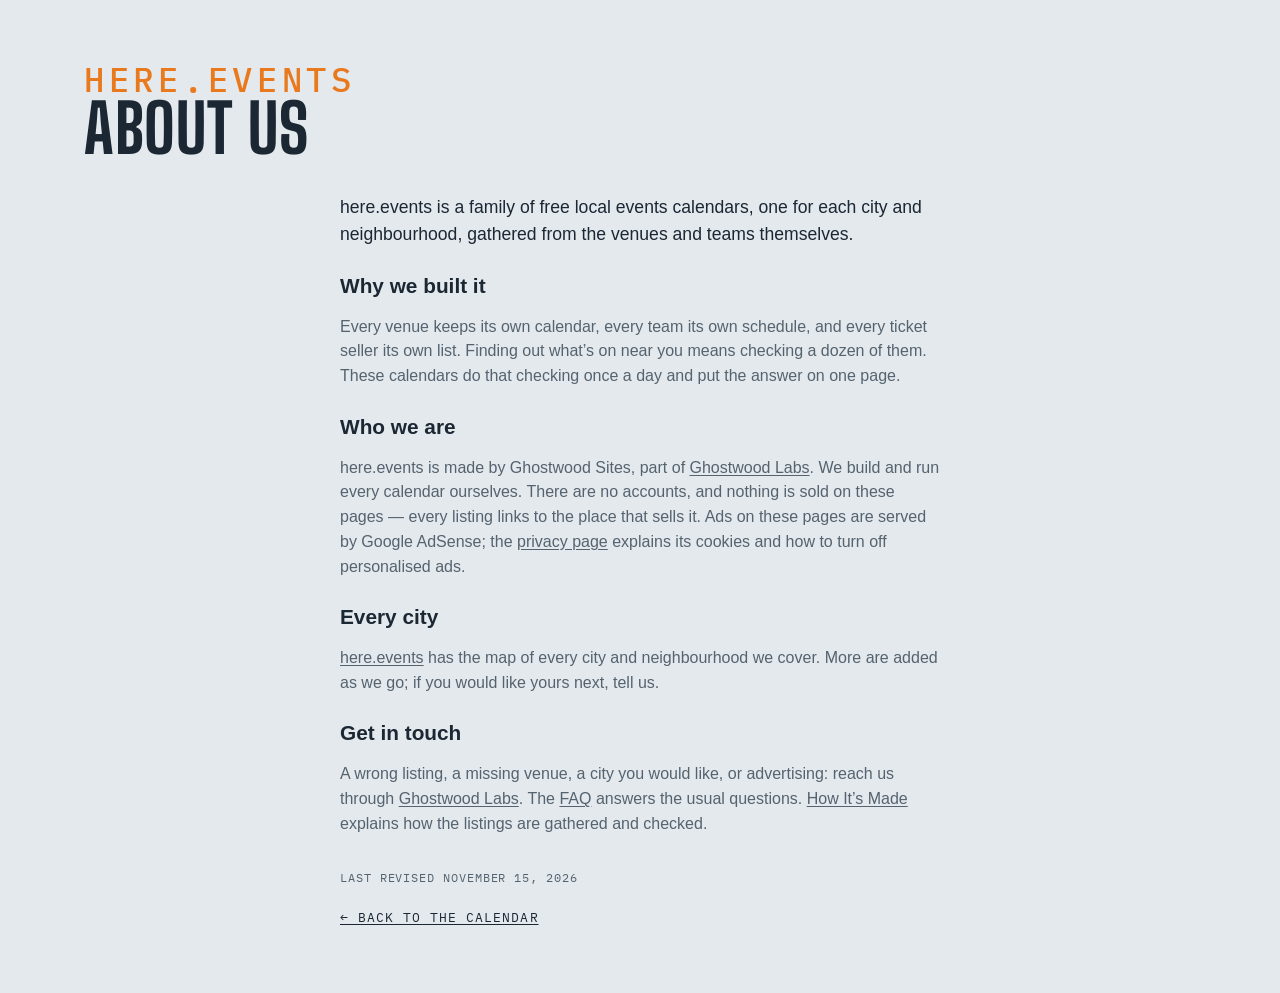
<file: site/about.html>
<!DOCTYPE html>
<html lang="en">
<head>
<meta charset="utf-8">
<meta name="viewport" content="width=device-width, initial-scale=1, viewport-fit=cover">
<meta name="theme-color" media="(prefers-color-scheme: light)" content="#edf1f4">
<meta name="theme-color" media="(prefers-color-scheme: dark)" content="#141a20">
<script>
  try {
    var t = localStorage.getItem('lqa-theme');
    var PHONE = '(max-width: 640px), (pointer: coarse) and (max-height: 500px)';
    if ((t === 'light' || t === 'dark') && !matchMedia(PHONE).matches) document.documentElement.dataset.theme = t;
  } catch (e) { /* no storage — system it is */ }
</script>
<title>About Us — here.events</title>
<meta name="description" content="About here.events: free local events calendars for each city and neighbourhood, gathered from the venues and teams themselves.">
<link rel="canonical" href="https://seattle.here.events/about.html">
<link rel="icon" href="favicon.svg" type="image/svg+xml">
<link rel="preconnect" href="https://fonts.googleapis.com">
<link rel="preconnect" href="https://fonts.gstatic.com" crossorigin>
<link href="https://fonts.googleapis.com/css2?family=Big+Shoulders:opsz,wght@10..72,500;10..72,700&family=IBM+Plex+Mono:wght@400;500&display=swap" rel="stylesheet">
<link rel="stylesheet" href="styles.css?v=__V__">
<script src="city.js?v=__V__"></script>
</head>
<body>

<!-- the Ghostwood Labs mark, drawn once; the masthead and the footer <use> it -->
<svg width="0" height="0" style="position:absolute" aria-hidden="true">
  <symbol id="gw-mark" viewBox="0 0 576 576">
    <g fill="none" stroke="currentColor" stroke-width="24" stroke-linecap="round" stroke-linejoin="round">
      <path d="M300.19 51.03A26 26 0 0 1 275.81 51.03L235.63 29.71A26 26 0 0 0 210.57 30.08L103.63 91.02A26 26 0 0 0 90.5 113.61L90.5 161.4A26 26 0 0 1 77.38 183.98L39.62 205.52A26 26 0 0 0 26.5 228.1L26.5 347.9A26 26 0 0 0 39.62 370.48L77.38 392.02A26 26 0 0 1 90.5 414.6L90.5 462.39A26 26 0 0 0 103.63 484.98L210.57 545.92A26 26 0 0 0 235.63 546.29L275.81 524.97A26 26 0 0 1 300.19 524.97L340.37 546.29A26 26 0 0 0 365.43 545.92L472.37 484.98A26 26 0 0 0 485.5 462.39L485.5 414.6A26 26 0 0 1 498.62 392.02L536.38 370.48A26 26 0 0 0 549.5 347.9L549.5 228.1A26 26 0 0 0 536.38 205.52L498.62 183.98A26 26 0 0 1 485.5 161.4L485.5 113.61A26 26 0 0 0 472.37 91.02L365.43 30.08A26 26 0 0 0 340.37 29.71L300.19 51.03Z"/>
      <path d="M288 57.5L288 177.5"/>
      <path d="M288 518.5L288 403.5"/>
      <path d="M90.5 176.5L144.63 204.58A26 26 0 0 0 169.19 204.26L209.58 181.92A26 26 0 0 0 223 159.17L223 101.5L158.5 137.5"/>
      <path d="M485.5 176.5L431.37 204.58A26 26 0 0 1 406.81 204.26L366.42 181.92A26 26 0 0 1 353 159.17L353 101.5L417.5 137.5"/>
      <path d="M157 211L157 287.5"/>
      <path d="M419 211L419 287.5"/>
      <path d="M90.5 399.5L144.63 371.42A26 26 0 0 1 169.19 371.74L209.58 394.08A26 26 0 0 1 223 416.83L223 474.5L158.5 438.5"/>
      <path d="M485.5 399.5L431.37 371.42A26 26 0 0 0 406.81 371.74L366.42 394.08A26 26 0 0 0 353 416.83L353 474.5L417.5 438.5"/>
      <path d="M26.5 288L92 325.5L92 250.5"/>
      <path d="M549.5 288L484 325.5L484 250.5"/>
    </g>
  </symbol>
</svg>

<!-- About us (Steve, 2026-10-29: "Create an about us section just to the left of FAQ, make it work
     the same"): one shared page for every city, word for word, like the FAQ. Styled by .ad-page. -->
<header class="masthead">
  <div class="masthead-text">
    <p class="eyebrow">here.events</p>
    <h1>About Us</h1>
  </div>
</header>
<main class="ad-page about-page">
  <p class="ad-lead">here.events is a family of free local events calendars, one for each city and neighbourhood, gathered from the venues and teams themselves.</p>

  <h2>Why we built it</h2>
  <p>Every venue keeps its own calendar, every team its own schedule, and every ticket seller its own list. Finding out what’s on near you means checking a dozen of them. These calendars do that checking once a day and put the answer on one page.</p>

  <h2>Who we are</h2>
  <p>here.events is made by Ghostwood Sites, part of <a href="https://ghostwoodlabs.com/" rel="noopener">Ghostwood Labs</a>. We build and run every calendar ourselves. There are no accounts, and nothing is sold on these pages — every listing links to the place that sells it. Ads on these pages are served by Google AdSense; the <a href="https://here.events/privacy/">privacy page</a> explains its cookies and how to turn off personalised ads.</p>

  <h2>Every city</h2>
  <p><a href="https://here.events/">here.events</a> has the map of every city and neighbourhood we cover. More are added as we go; if you would like yours next, tell us.</p>

  <h2>Get in touch</h2>
  <p>A wrong listing, a missing venue, a city you would like, or advertising: reach us through <a href="https://ghostwoodlabs.com/" rel="noopener">Ghostwood Labs</a>. The <a href="faq.html">FAQ</a> answers the usual questions. <a href="how.html">How It’s Made</a> explains how the listings are gathered and checked.</p>

  <p class="ad-revised">Last revised <time datetime="2026-11-15">November 15, 2026</time></p>
  <a class="ad-back" href="./">← Back to the calendar</a>
</main>
</body>
</html>
</file>
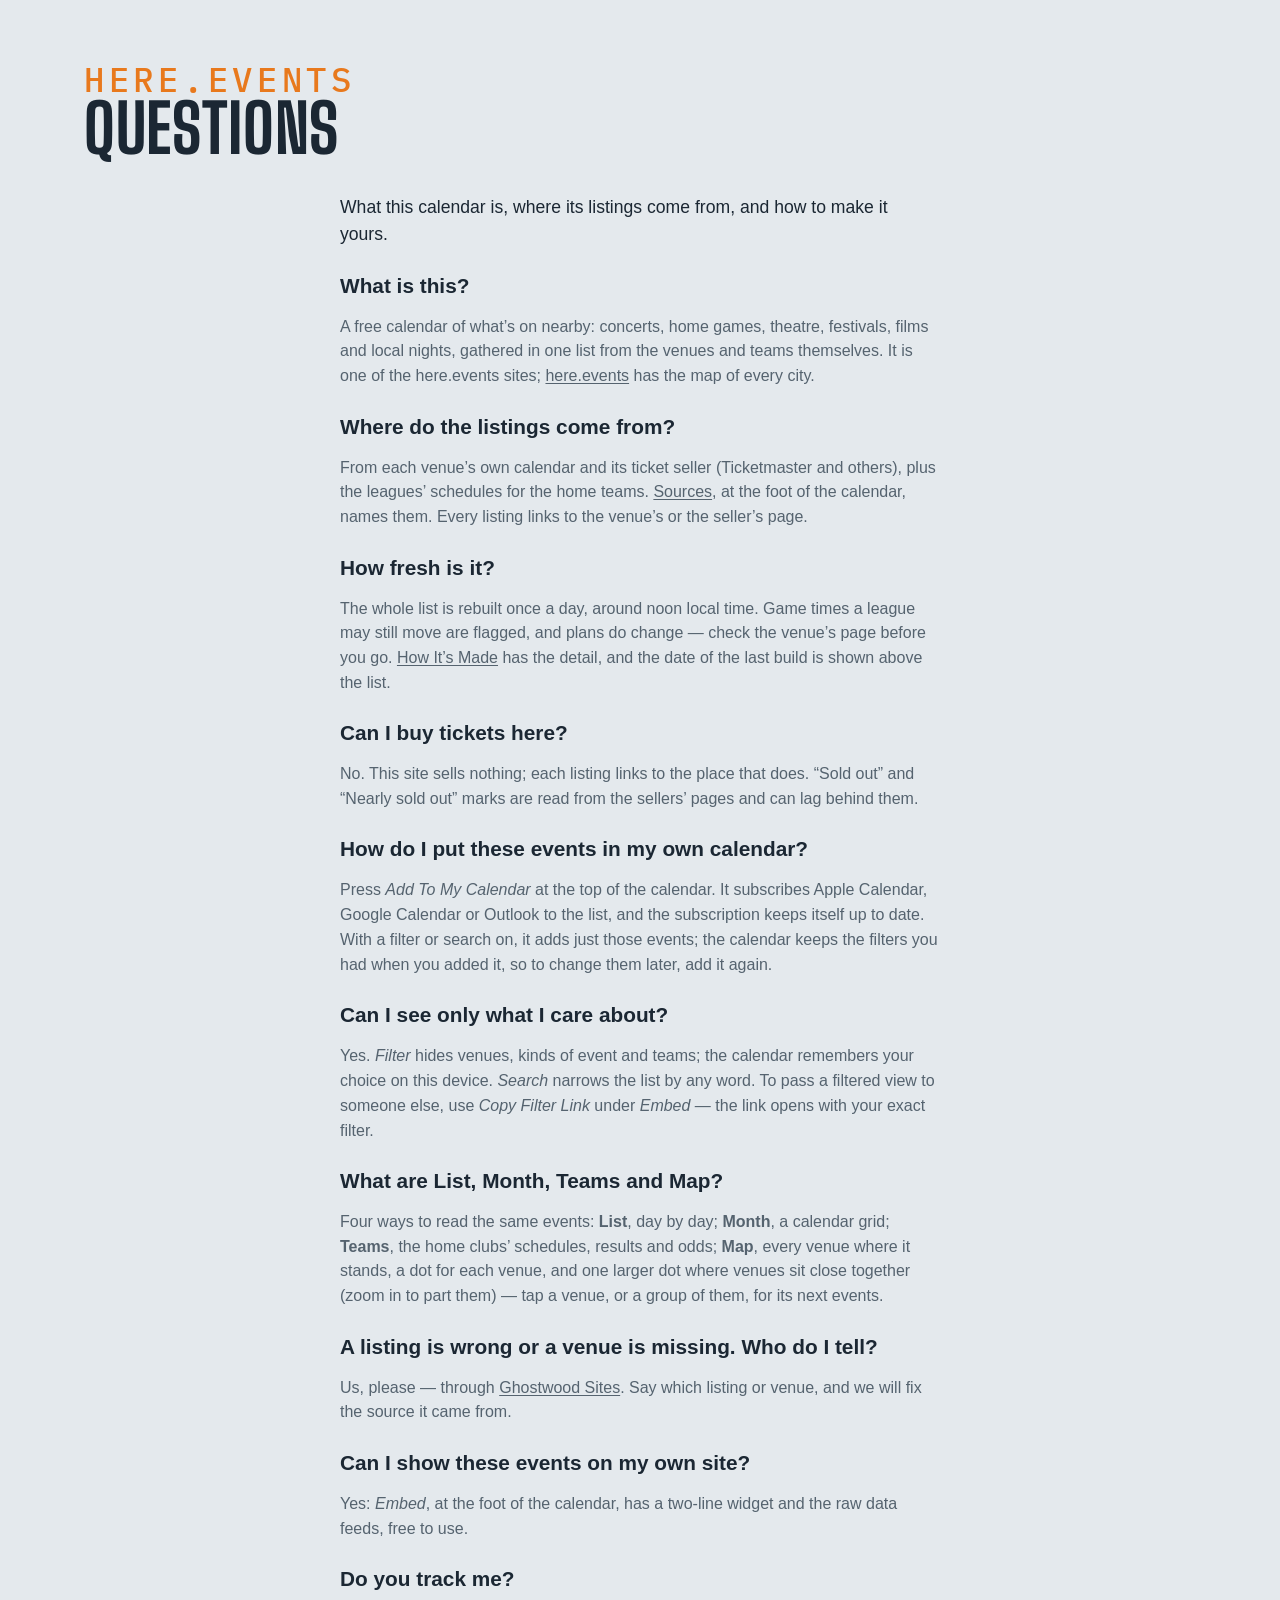
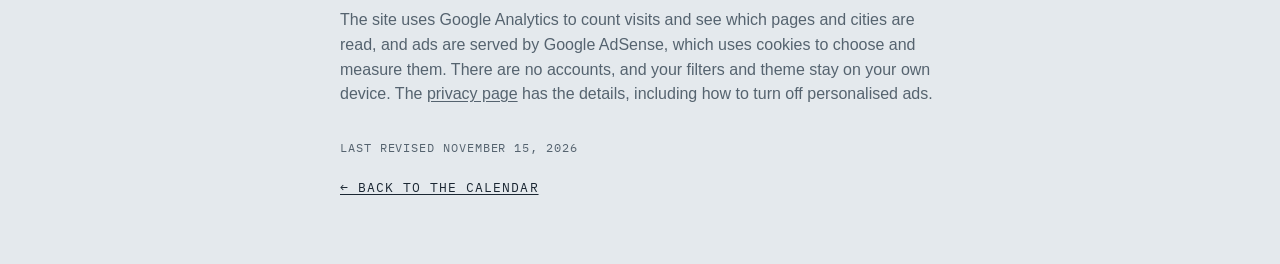
<file: site/faq.html>
<!DOCTYPE html>
<html lang="en">
<head>
<meta charset="utf-8">
<meta name="viewport" content="width=device-width, initial-scale=1, viewport-fit=cover">
<meta name="theme-color" media="(prefers-color-scheme: light)" content="#edf1f4">
<meta name="theme-color" media="(prefers-color-scheme: dark)" content="#141a20">
<script>
  try {
    var t = localStorage.getItem('lqa-theme');
    var PHONE = '(max-width: 640px), (pointer: coarse) and (max-height: 500px)';
    if ((t === 'light' || t === 'dark') && !matchMedia(PHONE).matches) document.documentElement.dataset.theme = t;
  } catch (e) { /* no storage — system it is */ }
</script>
<title>Questions — here.events</title>
<meta name="description" content="Questions about this events calendar: where the listings come from, how fresh they are, and how to put them in your own calendar.">
<link rel="canonical" href="https://seattle.here.events/faq.html">
<link rel="icon" href="favicon.svg" type="image/svg+xml">
<link rel="preconnect" href="https://fonts.googleapis.com">
<link rel="preconnect" href="https://fonts.gstatic.com" crossorigin>
<link href="https://fonts.googleapis.com/css2?family=Big+Shoulders:opsz,wght@10..72,500;10..72,700&family=IBM+Plex+Mono:wght@400;500&display=swap" rel="stylesheet">
<link rel="stylesheet" href="styles.css?v=__V__">
<script src="city.js?v=__V__"></script>
</head>
<body>

<!-- the Ghostwood Labs mark, drawn once; the masthead and the footer <use> it -->
<svg width="0" height="0" style="position:absolute" aria-hidden="true">
  <symbol id="gw-mark" viewBox="0 0 576 576">
    <g fill="none" stroke="currentColor" stroke-width="24" stroke-linecap="round" stroke-linejoin="round">
      <path d="M300.19 51.03A26 26 0 0 1 275.81 51.03L235.63 29.71A26 26 0 0 0 210.57 30.08L103.63 91.02A26 26 0 0 0 90.5 113.61L90.5 161.4A26 26 0 0 1 77.38 183.98L39.62 205.52A26 26 0 0 0 26.5 228.1L26.5 347.9A26 26 0 0 0 39.62 370.48L77.38 392.02A26 26 0 0 1 90.5 414.6L90.5 462.39A26 26 0 0 0 103.63 484.98L210.57 545.92A26 26 0 0 0 235.63 546.29L275.81 524.97A26 26 0 0 1 300.19 524.97L340.37 546.29A26 26 0 0 0 365.43 545.92L472.37 484.98A26 26 0 0 0 485.5 462.39L485.5 414.6A26 26 0 0 1 498.62 392.02L536.38 370.48A26 26 0 0 0 549.5 347.9L549.5 228.1A26 26 0 0 0 536.38 205.52L498.62 183.98A26 26 0 0 1 485.5 161.4L485.5 113.61A26 26 0 0 0 472.37 91.02L365.43 30.08A26 26 0 0 0 340.37 29.71L300.19 51.03Z"/>
      <path d="M288 57.5L288 177.5"/>
      <path d="M288 518.5L288 403.5"/>
      <path d="M90.5 176.5L144.63 204.58A26 26 0 0 0 169.19 204.26L209.58 181.92A26 26 0 0 0 223 159.17L223 101.5L158.5 137.5"/>
      <path d="M485.5 176.5L431.37 204.58A26 26 0 0 1 406.81 204.26L366.42 181.92A26 26 0 0 1 353 159.17L353 101.5L417.5 137.5"/>
      <path d="M157 211L157 287.5"/>
      <path d="M419 211L419 287.5"/>
      <path d="M90.5 399.5L144.63 371.42A26 26 0 0 1 169.19 371.74L209.58 394.08A26 26 0 0 1 223 416.83L223 474.5L158.5 438.5"/>
      <path d="M485.5 399.5L431.37 371.42A26 26 0 0 0 406.81 371.74L366.42 394.08A26 26 0 0 0 353 416.83L353 474.5L417.5 438.5"/>
      <path d="M26.5 288L92 325.5L92 250.5"/>
      <path d="M549.5 288L484 325.5L484 250.5"/>
    </g>
  </symbol>
</svg>

<!-- The FAQ (Steve, 2026-10-28, queued "creating a FAQ page"): one shared page for
     every city, word for word, "here.events" over the heading on every site (Steve,
     2026-10-29: "FAQ doesn't need the city/neighboorhood"). Styled by .ad-page in styles.css, like Advertise. -->
<header class="masthead">
  <div class="masthead-text">
    <p class="eyebrow">here.events</p>
    <h1>Questions</h1>
  </div>
</header>
<main class="ad-page faq-page">
  <p class="ad-lead">What this calendar is, where its listings come from, and how to make it yours.</p>

  <h2>What is this?</h2>
  <p>A free calendar of what’s on nearby: concerts, home games, theatre, festivals, films and local nights, gathered in one list from the venues and teams themselves. It is one of the here.events sites; <a href="https://here.events/">here.events</a> has the map of every city.</p>

  <h2>Where do the listings come from?</h2>
  <p>From each venue’s own calendar and its ticket seller (Ticketmaster and others), plus the leagues’ schedules for the home teams. <a href="sources.html">Sources</a>, at the foot of the calendar, names them. Every listing links to the venue’s or the seller’s page.</p>

  <h2>How fresh is it?</h2>
  <p>The whole list is rebuilt once a day, around noon local time. Game times a league may still move are flagged, and plans do change — check the venue’s page before you go. <a href="how.html">How It’s Made</a> has the detail, and the date of the last build is shown above the list.</p>

  <h2>Can I buy tickets here?</h2>
  <p>No. This site sells nothing; each listing links to the place that does. “Sold out” and “Nearly sold out” marks are read from the sellers’ pages and can lag behind them.</p>

  <h2>How do I put these events in my own calendar?</h2>
  <p>Press <em>Add To My Calendar</em> at the top of the calendar. It subscribes Apple Calendar, Google Calendar or Outlook to the list, and the subscription keeps itself up to date. With a filter or search on, it adds just those events; the calendar keeps the filters you had when you added it, so to change them later, add it again.</p>

  <h2>Can I see only what I care about?</h2>
  <p>Yes. <em>Filter</em> hides venues, kinds of event and teams; the calendar remembers your choice on this device. <em>Search</em> narrows the list by any word. To pass a filtered view to someone else, use <em>Copy Filter Link</em> under <em>Embed</em> — the link opens with your exact filter.</p>

  <h2>What are List, Month, Teams and Map?</h2>
  <p>Four ways to read the same events: <strong>List</strong>, day by day; <strong>Month</strong>, a calendar grid; <strong>Teams</strong>, the home clubs’ schedules, results and odds; <strong>Map</strong>, every venue where it stands, a dot for each venue, and one larger dot where venues sit close together (zoom in to part them) — tap a venue, or a group of them, for its next events.</p>

  <h2>A listing is wrong or a venue is missing. Who do I tell?</h2>
  <p>Us, please — through <a href="https://ghostwoodlabs.com/" rel="noopener">Ghostwood Sites</a>. Say which listing or venue, and we will fix the source it came from.</p>

  <h2>Can I show these events on my own site?</h2>
  <p>Yes: <em>Embed</em>, at the foot of the calendar, has a two-line widget and the raw data feeds, free to use.</p>

  <h2>Do you track me?</h2>
  <p>The site uses Google Analytics to count visits and see which pages and cities are read, and ads are served by Google AdSense, which uses cookies to choose and measure them. There are no accounts, and your filters and theme stay on your own device. The <a href="https://here.events/privacy/">privacy page</a> has the details, including how to turn off personalised ads.</p>

  <p class="ad-revised">Last revised <time datetime="2026-11-15">November 15, 2026</time></p>
  <a class="ad-back" href="./">← Back to the calendar</a>
</main>
</body>
</html>
</file>
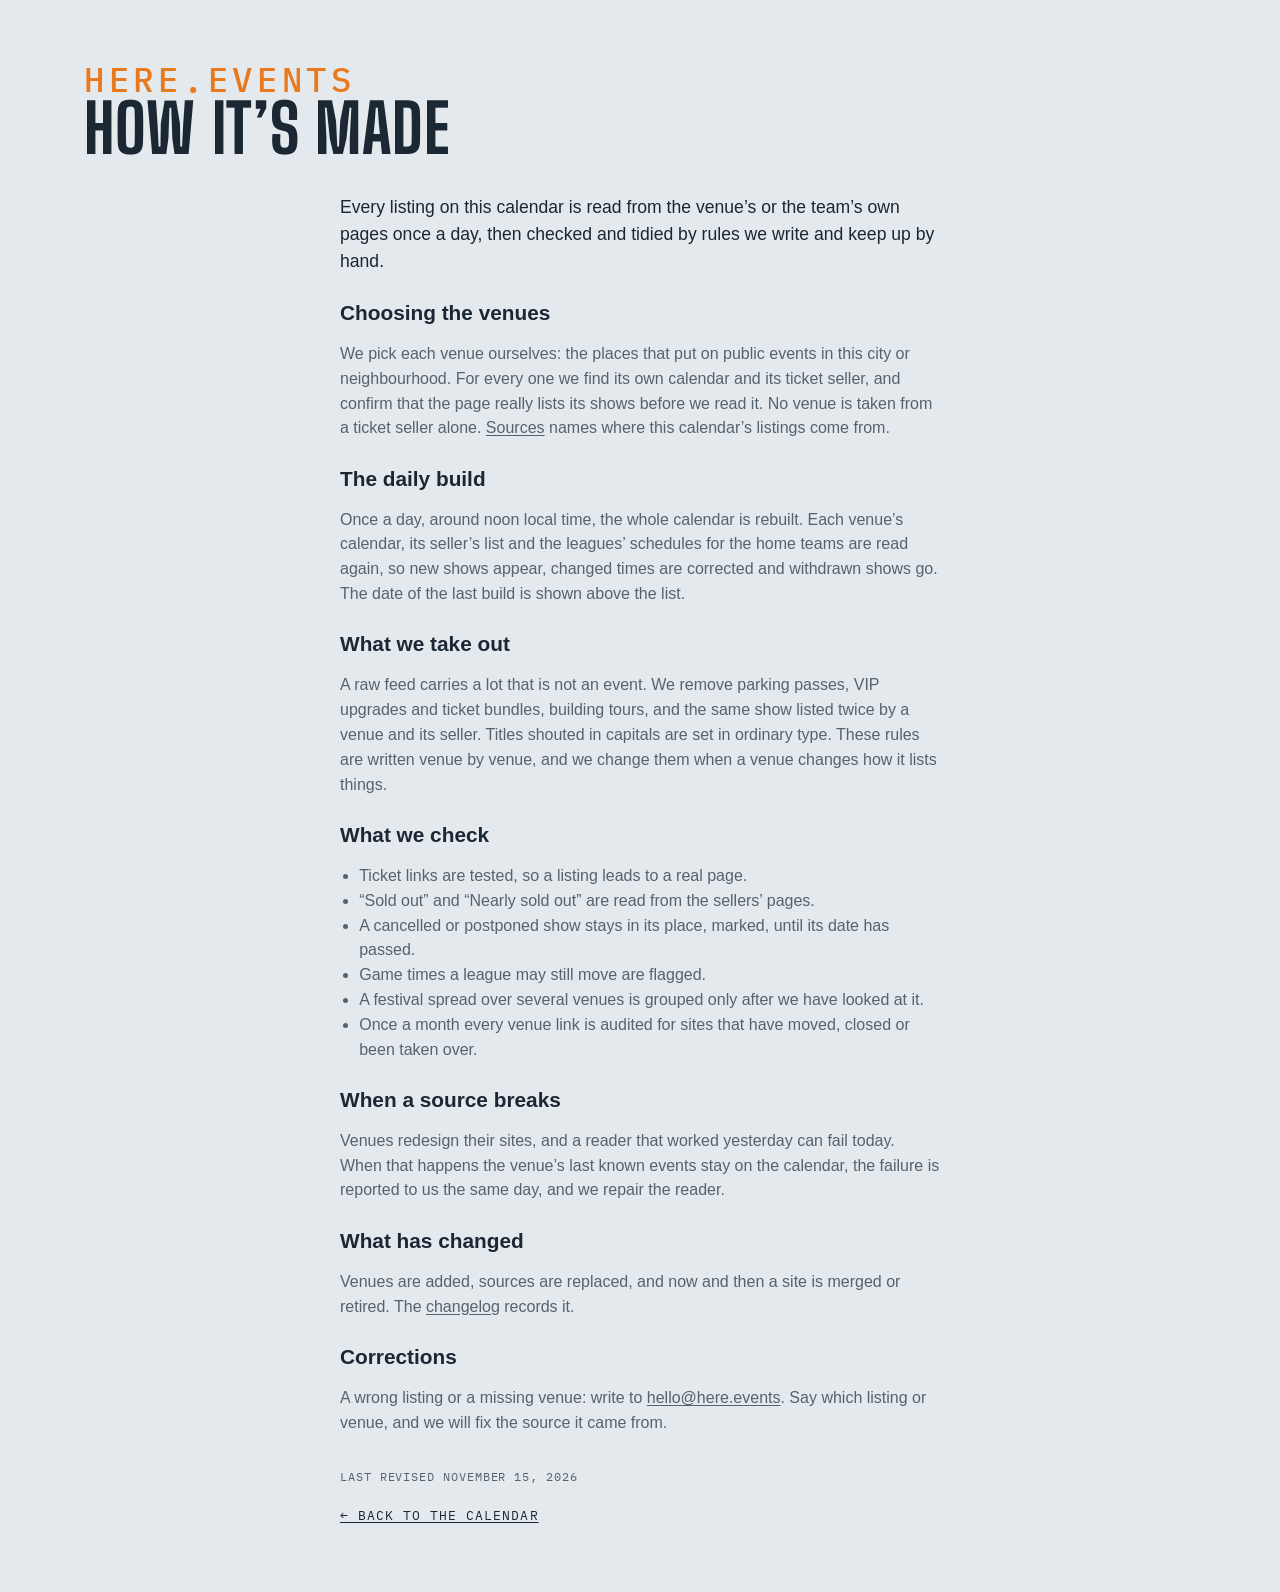
<file: site/how.html>
<!DOCTYPE html>
<html lang="en">
<head>
<meta charset="utf-8">
<meta name="viewport" content="width=device-width, initial-scale=1, viewport-fit=cover">
<meta name="theme-color" media="(prefers-color-scheme: light)" content="#edf1f4">
<meta name="theme-color" media="(prefers-color-scheme: dark)" content="#141a20">
<script>
  try {
    var t = localStorage.getItem('lqa-theme');
    var PHONE = '(max-width: 640px), (pointer: coarse) and (max-height: 500px)';
    if ((t === 'light' || t === 'dark') && !matchMedia(PHONE).matches) document.documentElement.dataset.theme = t;
  } catch (e) {}
</script>
<title>How This Calendar Is Made — here.events</title>
<meta name="description" content="How the here.events calendars are made: which venues are chosen, what is read each day, what is taken out by hand, and what is checked before a listing is published.">
<link rel="canonical" href="https://seattle.here.events/how.html">
<link rel="icon" href="favicon.svg" type="image/svg+xml">
<link rel="preconnect" href="https://fonts.googleapis.com">
<link rel="preconnect" href="https://fonts.gstatic.com" crossorigin>
<link href="https://fonts.googleapis.com/css2?family=Big+Shoulders:opsz,wght@10..72,500;10..72,700&family=IBM+Plex+Mono:wght@400;500&display=swap" rel="stylesheet">
<link rel="stylesheet" href="styles.css?v=__V__">
<script src="city.js?v=__V__"></script>
</head>
<body>

<svg width="0" height="0" style="position:absolute" aria-hidden="true">
  <symbol id="gw-mark" viewBox="0 0 576 576">
    <g fill="none" stroke="currentColor" stroke-width="24" stroke-linecap="round" stroke-linejoin="round">
      <path d="M300.19 51.03A26 26 0 0 1 275.81 51.03L235.63 29.71A26 26 0 0 0 210.57 30.08L103.63 91.02A26 26 0 0 0 90.5 113.61L90.5 161.4A26 26 0 0 1 77.38 183.98L39.62 205.52A26 26 0 0 0 26.5 228.1L26.5 347.9A26 26 0 0 0 39.62 370.48L77.38 392.02A26 26 0 0 1 90.5 414.6L90.5 462.39A26 26 0 0 0 103.63 484.98L210.57 545.92A26 26 0 0 0 235.63 546.29L275.81 524.97A26 26 0 0 1 300.19 524.97L340.37 546.29A26 26 0 0 0 365.43 545.92L472.37 484.98A26 26 0 0 0 485.5 462.39L485.5 414.6A26 26 0 0 1 498.62 392.02L536.38 370.48A26 26 0 0 0 549.5 347.9L549.5 228.1A26 26 0 0 0 536.38 205.52L498.62 183.98A26 26 0 0 1 485.5 161.4L485.5 113.61A26 26 0 0 0 472.37 91.02L365.43 30.08A26 26 0 0 0 340.37 29.71L300.19 51.03Z"/>
      <path d="M288 57.5L288 177.5"/>
      <path d="M288 518.5L288 403.5"/>
      <path d="M90.5 176.5L144.63 204.58A26 26 0 0 0 169.19 204.26L209.58 181.92A26 26 0 0 0 223 159.17L223 101.5L158.5 137.5"/>
      <path d="M485.5 176.5L431.37 204.58A26 26 0 0 1 406.81 204.26L366.42 181.92A26 26 0 0 1 353 159.17L353 101.5L417.5 137.5"/>
      <path d="M157 211L157 287.5"/>
      <path d="M419 211L419 287.5"/>
      <path d="M90.5 399.5L144.63 371.42A26 26 0 0 1 169.19 371.74L209.58 394.08A26 26 0 0 1 223 416.83L223 474.5L158.5 438.5"/>
      <path d="M485.5 399.5L431.37 371.42A26 26 0 0 0 406.81 371.74L366.42 394.08A26 26 0 0 0 353 416.83L353 474.5L417.5 438.5"/>
      <path d="M26.5 288L92 325.5L92 250.5"/>
      <path d="M549.5 288L484 325.5L484 250.5"/>
    </g>
  </symbol>
</svg>

<header class="masthead">
  <div class="masthead-text">
    <p class="eyebrow">here.events</p>
    <h1>How It’s Made</h1>
  </div>
</header>
<main class="ad-page how-page">
  <p class="ad-lead">Every listing on this calendar is read from the venue’s or the team’s own pages once a day, then checked and tidied by rules we write and keep up by hand.</p>

  <h2>Choosing the venues</h2>
  <p>We pick each venue ourselves: the places that put on public events in this city or neighbourhood. For every one we find its own calendar and its ticket seller, and confirm that the page really lists its shows before we read it. No venue is taken from a ticket seller alone. <a href="sources.html">Sources</a> names where this calendar’s listings come from.</p>

  <h2>The daily build</h2>
  <p>Once a day, around noon local time, the whole calendar is rebuilt. Each venue’s calendar, its seller’s list and the leagues’ schedules for the home teams are read again, so new shows appear, changed times are corrected and withdrawn shows go. The date of the last build is shown above the list.</p>

  <h2>What we take out</h2>
  <p>A raw feed carries a lot that is not an event. We remove parking passes, VIP upgrades and ticket bundles, building tours, and the same show listed twice by a venue and its seller. Titles shouted in capitals are set in ordinary type. These rules are written venue by venue, and we change them when a venue changes how it lists things.</p>

  <h2>What we check</h2>
  <ul>
    <li>Ticket links are tested, so a listing leads to a real page.</li>
    <li>“Sold out” and “Nearly sold out” are read from the sellers’ pages.</li>
    <li>A cancelled or postponed show stays in its place, marked, until its date has passed.</li>
    <li>Game times a league may still move are flagged.</li>
    <li>A festival spread over several venues is grouped only after we have looked at it.</li>
    <li>Once a month every venue link is audited for sites that have moved, closed or been taken over.</li>
  </ul>

  <h2>When a source breaks</h2>
  <p>Venues redesign their sites, and a reader that worked yesterday can fail today. When that happens the venue’s last known events stay on the calendar, the failure is reported to us the same day, and we repair the reader.</p>

  <h2>What has changed</h2>
  <p>Venues are added, sources are replaced, and now and then a site is merged or retired. The <a href="https://here.events/changelog/">changelog</a> records it.</p>

  <h2>Corrections</h2>
  <p>A wrong listing or a missing venue: write to <a href="mailto:hello@here.events">hello@here.events</a>. Say which listing or venue, and we will fix the source it came from.</p>

  <p class="ad-revised">Last revised <time datetime="2026-11-15">November 15, 2026</time></p>
  <a class="ad-back" href="./">← Back to the calendar</a>
</main>
</body>
</html>
</file>
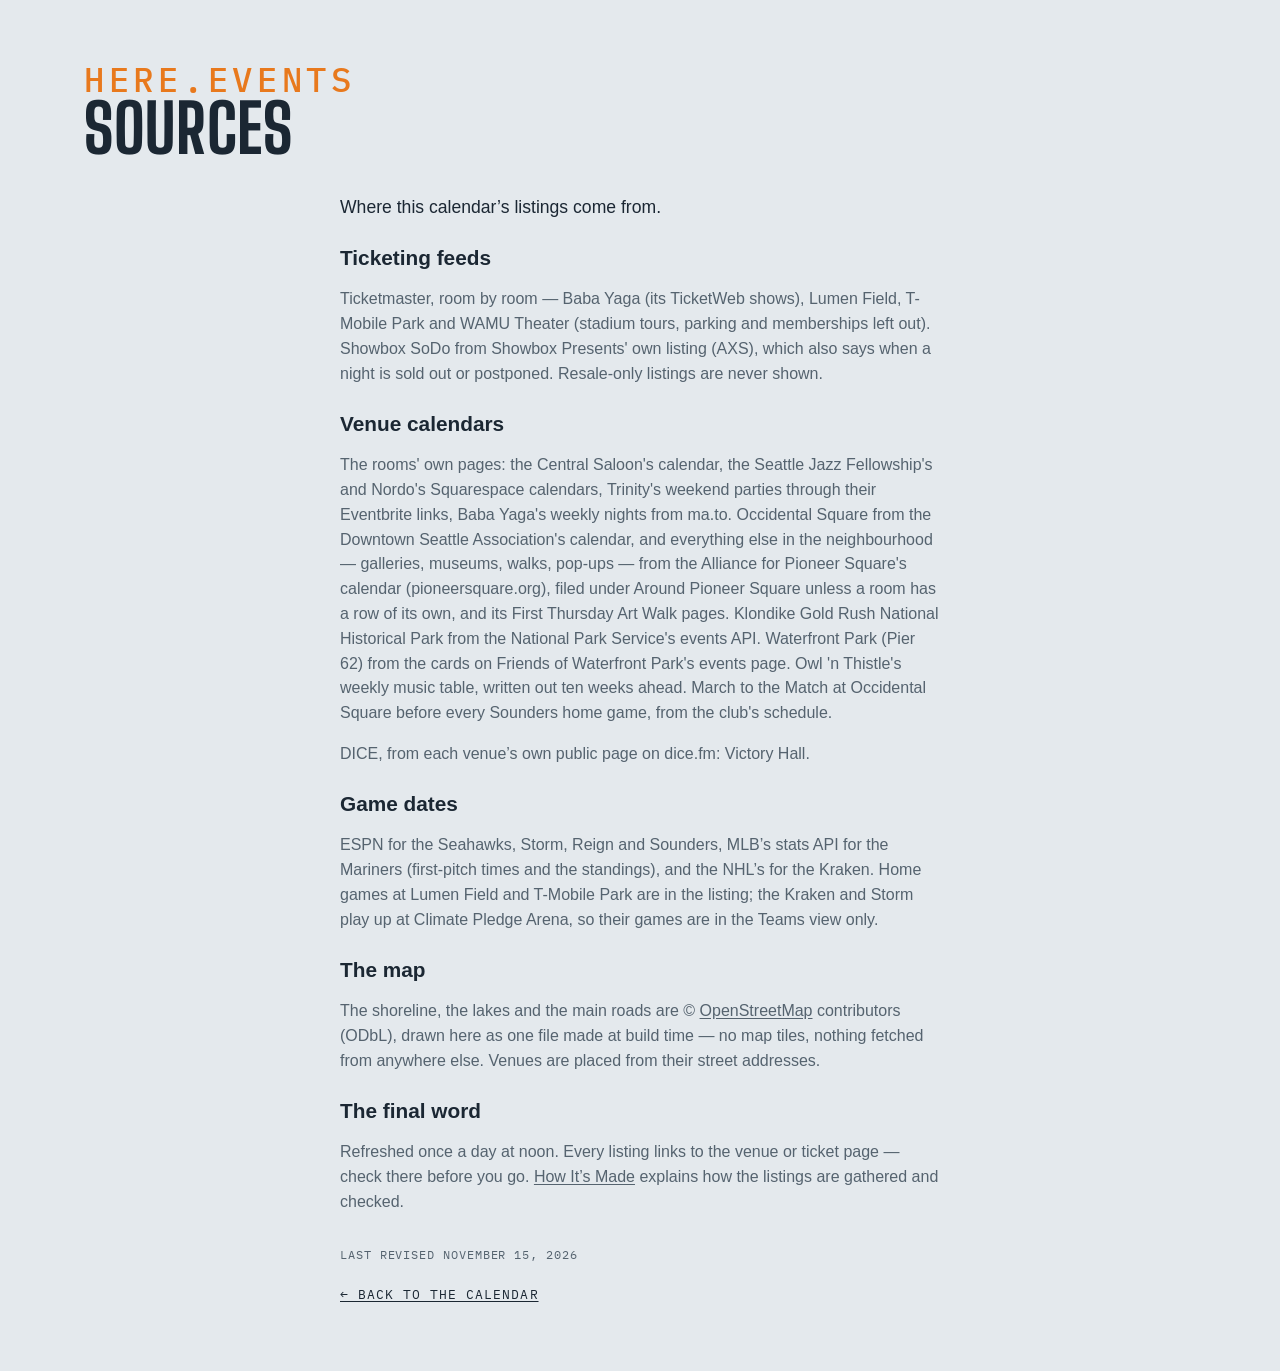
<file: site/sources.html>
<!DOCTYPE html>
<html lang="en">
<head>
<meta charset="utf-8">
<meta name="viewport" content="width=device-width, initial-scale=1, viewport-fit=cover">
<meta name="theme-color" media="(prefers-color-scheme: light)" content="#edf1f4">
<meta name="theme-color" media="(prefers-color-scheme: dark)" content="#141a20">
<script>
  try {
    var t = localStorage.getItem('lqa-theme');
    var PHONE = '(max-width: 640px), (pointer: coarse) and (max-height: 500px)';
    if ((t === 'light' || t === 'dark') && !matchMedia(PHONE).matches) document.documentElement.dataset.theme = t;
  } catch (e) { /* no storage — system it is */ }
</script>
<title>Sources — here.events</title>
<meta name="description" content="Where this events calendar’s listings come from: the ticket sellers, the venues’ own calendars and the leagues’ schedules.">
<link rel="icon" href="favicon.svg" type="image/svg+xml">
<link rel="preconnect" href="https://fonts.googleapis.com">
<link rel="preconnect" href="https://fonts.gstatic.com" crossorigin>
<link href="https://fonts.googleapis.com/css2?family=Big+Shoulders:opsz,wght@10..72,500;10..72,700&family=IBM+Plex+Mono:wght@400;500&display=swap" rel="stylesheet">
<link rel="stylesheet" href="styles.css?v=__V__">
<script src="city.js?v=__V__"></script>
</head>
<body>

<!-- the Ghostwood Labs mark, drawn once; the masthead and the footer <use> it -->
<svg width="0" height="0" style="position:absolute" aria-hidden="true">
  <symbol id="gw-mark" viewBox="0 0 576 576">
    <g fill="none" stroke="currentColor" stroke-width="24" stroke-linecap="round" stroke-linejoin="round">
      <path d="M300.19 51.03A26 26 0 0 1 275.81 51.03L235.63 29.71A26 26 0 0 0 210.57 30.08L103.63 91.02A26 26 0 0 0 90.5 113.61L90.5 161.4A26 26 0 0 1 77.38 183.98L39.62 205.52A26 26 0 0 0 26.5 228.1L26.5 347.9A26 26 0 0 0 39.62 370.48L77.38 392.02A26 26 0 0 1 90.5 414.6L90.5 462.39A26 26 0 0 0 103.63 484.98L210.57 545.92A26 26 0 0 0 235.63 546.29L275.81 524.97A26 26 0 0 1 300.19 524.97L340.37 546.29A26 26 0 0 0 365.43 545.92L472.37 484.98A26 26 0 0 0 485.5 462.39L485.5 414.6A26 26 0 0 1 498.62 392.02L536.38 370.48A26 26 0 0 0 549.5 347.9L549.5 228.1A26 26 0 0 0 536.38 205.52L498.62 183.98A26 26 0 0 1 485.5 161.4L485.5 113.61A26 26 0 0 0 472.37 91.02L365.43 30.08A26 26 0 0 0 340.37 29.71L300.19 51.03Z"/>
      <path d="M288 57.5L288 177.5"/>
      <path d="M288 518.5L288 403.5"/>
      <path d="M90.5 176.5L144.63 204.58A26 26 0 0 0 169.19 204.26L209.58 181.92A26 26 0 0 0 223 159.17L223 101.5L158.5 137.5"/>
      <path d="M485.5 176.5L431.37 204.58A26 26 0 0 1 406.81 204.26L366.42 181.92A26 26 0 0 1 353 159.17L353 101.5L417.5 137.5"/>
      <path d="M157 211L157 287.5"/>
      <path d="M419 211L419 287.5"/>
      <path d="M90.5 399.5L144.63 371.42A26 26 0 0 1 169.19 371.74L209.58 394.08A26 26 0 0 1 223 416.83L223 474.5L158.5 438.5"/>
      <path d="M485.5 399.5L431.37 371.42A26 26 0 0 0 406.81 371.74L366.42 394.08A26 26 0 0 0 353 416.83L353 474.5L417.5 438.5"/>
      <path d="M26.5 288L92 325.5L92 250.5"/>
      <path d="M549.5 288L484 325.5L484 250.5"/>
    </g>
  </symbol>
</svg>

<!-- The sources (Steve, 2026-10-29: "make it work like FAQ"): moved here from the footer's
     floating panel. "here.events" over the heading like the FAQ, but the text below is this
     city's own — each city keeps its own sources.html. Styled by .ad-page in styles.css. -->
<header class="masthead">
  <div class="masthead-text">
    <p class="eyebrow">here.events</p>
    <h1>Sources</h1>
  </div>
</header>
<main class="ad-page sources-page">
  <p class="ad-lead">Where this calendar’s listings come from.</p>

  <h2>Ticketing feeds</h2>
  <p>Ticketmaster, room by room — Baba Yaga (its TicketWeb shows), Lumen Field, T-Mobile Park and WAMU Theater (stadium tours, parking and memberships left out). Showbox SoDo from Showbox Presents' own listing (AXS), which also says when a night is sold out or postponed. Resale-only listings are never shown.</p>

  <h2>Venue calendars</h2>
  <p>The rooms' own pages: the Central Saloon's calendar, the Seattle Jazz Fellowship's and Nordo's Squarespace calendars, Trinity's weekend parties through their Eventbrite links, Baba Yaga's weekly nights from ma.to. Occidental Square from the Downtown Seattle Association's calendar, and everything else in the neighbourhood — galleries, museums, walks, pop-ups — from the Alliance for Pioneer Square's calendar (pioneersquare.org), filed under Around Pioneer Square unless a room has a row of its own, and its First Thursday Art Walk pages. Klondike Gold Rush National Historical Park from the National Park Service's events API. Waterfront Park (Pier 62) from the cards on Friends of Waterfront Park's events page. Owl 'n Thistle's weekly music table, written out ten weeks ahead. March to the Match at Occidental Square before every Sounders home game, from the club's schedule.</p>
  <p>DICE, from each venue’s own public page on dice.fm: Victory Hall.</p>

  <h2>Game dates</h2>
  <p>ESPN for the Seahawks, Storm, Reign and Sounders, MLB’s stats API for the Mariners (first-pitch times and the standings), and the NHL’s for the Kraken. Home games at Lumen Field and T-Mobile Park are in the listing; the Kraken and Storm play up at Climate Pledge Arena, so their games are in the Teams view only.</p>

  <h2>The map</h2>
  <p>The shoreline, the lakes and the main roads are © <a href="https://www.openstreetmap.org/copyright" target="_blank" rel="noopener">OpenStreetMap</a> contributors (ODbL), drawn here as one file made at build time — no map tiles, nothing fetched from anywhere else. Venues are placed from their street addresses.</p>

  <h2>The final word</h2>
  <p>Refreshed once a day at noon. Every listing links to the venue or ticket page — check there before you go. <a href="how.html">How It’s Made</a> explains how the listings are gathered and checked.</p>

  <p class="ad-revised">Last revised <time datetime="2026-11-15">November 15, 2026</time></p>
  <a class="ad-back" href="./">← Back to the calendar</a>
</main>
</body>
</html>
</file>
<file: site/styles.css>
/* Lower Queen Anne Events — overcast-sky palette, marquee display type. */

:root {
  --sky: #e4e9ed;        /* overcast paper (a step down from #edf1f4, Steve 2026-10-12: "a little less glaring") */
  --mist: #f7f9fb;       /* card surface (was pure white) */
  --ink: #1b2733;        /* Puget ink */
  --ink-soft: #55636f;
  --ink-bright: #1b2733; /* the logo: pure white in the dark palette, ink here */
  --line: #c3ccd4;
  --gold: #e8791d;       /* Space Needle "Galaxy Gold" */
  --gold-soft: #fbe9d8;
  /* Color coding is muted (a step back from the pure primaries) and each
     group keeps to its own family so a dot or stripe reads as what it is:
     venues are cool (blue → violet → teal), event types are warm (yellow →
     orange → red → pink). */
  /* venue hues (chips, grid ticks, agenda tags): a sweep from teal through
     blue and violet to magenta, neighbors alternating light and dark */
  /* all three families sit a step back from the pure primaries: the same
     hues, less glare, so the stripes and ticks read after the titles */
  --v-baba: #9e2e2e; --v-central: #9e5e2e; --v-sjf: #9e8e2e; --v-trinity: #6a2e9e; --v-nordo: #9e2e7a; --v-occidental: #2e9e45; --v-around: #2e7f9e; --v-owl: #5e9e2e; --v-klondike: #9e7a2e; --v-lumen: #8b8fe8; --v-tmobile: #8ad8e0; --v-wamu: #5d57c9; --v-waterfront: #2e7f9e; --v-sodo: #aab8d6; --v-axis: #2e4f9e; --v-obscura: #7a3fa8; /* the rooms, one hue each (city.js cssVar): the brick blocks warm, the park green, the stadiums lqa's own */
  --v-victoryhall: #2e9e75; /* the DICE venues (2026-11-03) */
  --venue-text: 72%;     /* how much of the venue hue the card's venue label keeps (light mode) */
  --tint: 26%;           /* the venue wash behind a series card (light mode; 13% in the dark palette) */
  --row-a: #f3f6f8; --row-b: #d6dde3; /* the list's rows alternate light and dark grey; only a series keeps its venue's hue (Steve, 2026-10-20) */
  /* event-type hues (calendar ticks, agenda right edge): concerts salmon and
     arts crimson keep clear of the brand orange; movies slate = "quiet" */
  --t-concert: #d9664f;
  --t-sports: #d4b106;
  --t-arts: #b8303f;
  --t-movie: #7a8a99;
  --t-community: #d63f9c;
  --t-expo: #2a9d8f;      /* conventions & expos: turquoise, the one hue the types didn't use */
  --t-bar: #c28a12;       /* bar nights: amber, an ale between the sports yellow and concert salmon */
  --alert: #e02b26;       /* cancelled / postponed notes: plain bright red */
  --barh-base: 3.4rem;   /* the pinned filter bar's height (chips 2.25rem + padding) */
  --titleh: 1.7rem;      /* the bar's title line (1.2rem + .5rem gap), added while scrolled */
  --barh: var(--barh-base); /* what the sticky things below the bar offset by */
  --rule: color-mix(in srgb, var(--line), var(--ink-soft)); /* list dividers: a step brighter than --line */
  /* the scorebug (the live game block, .tf-bug): a light panel in this theme, the broadcast's charcoal in the dark one (Steve, 2026-10-12: the charcoal panel on the light card looked bad) */
  --bug-bg: #f9fafb; --bug-frame: #c9d2da; --bug-ink: #1b2733; --bug-soft: #55636f; --bug-dim: #7c8894; --bug-rowline: #d5dce3; --bug-off: #b3bcc5; --bug-muted: #6b7784; --bug-score-bg: #ffffff; --bug-shadow: rgba(15, 25, 35, .10); --bug-redzone: #c8261f;
  --bug-bw: 1px; --frame: var(--line); --frame-w: 1px; /* the game block's frame and the bug's rules: hairlines in the card's line colour here, the 2px broadcast frame in the dark theme (Steve, 2026-10-12: "soften … the borders in general") */
  --cell-mix: 22%; --cell-ink: var(--ink); --cell-bar: 4px; --cell-shadow: none; /* the bug's team cells: a wash of the club colour with a bar of it at the left and ink type, instead of the solid cell ("soften the colors here") */
  --tick-mix: var(--ink); --tick-pct: 65%; /* the refresh countdown ring: the club's colour mixed toward ink here, toward white on the dark ground (the mix itself is written in the .tf-refresh rule: a token holding var(--team-2) would resolve here on :root, where no club colour exists, and come out empty) */
  --dot: color-mix(in srgb, var(--ink-soft) 40%, transparent); /* the dotted underline under the watch strip's links */
  --display: "Big Shoulders", "Arial Narrow", sans-serif;
  --body: -apple-system, BlinkMacSystemFont, "Segoe UI", "Helvetica Neue", sans-serif;
  --mono: "IBM Plex Mono", ui-monospace, Menlo, monospace;
}
/* Dark palette. Applies when the system prefers dark and the visitor hasn't
   picked Light, or whenever they've picked Dark (the toggle sets
   data-theme on <html>; "system" leaves it unset). The two blocks must
   stay identical — CSS has no way to give one ruleset two unrelated
   conditions. */
@media (prefers-color-scheme: dark) {
  :root:not([data-theme="light"]) {
    color-scheme: dark;
    --sky: #141a20; --mist: #1d252e; --ink: #e8edf1; --ink-soft: #9aa7b2; --ink-bright: #ffffff;
    --line: #333f4a; --gold: #f08a33; --gold-soft: #3a2a1a;
    --v-baba: #ea8686; --v-central: #eab486; --v-sjf: #eadb86; --v-trinity: #c486ea; --v-nordo: #ea86c8; --v-occidental: #86ea9a; --v-around: #86d9ea; --v-owl: #b8ea86; --v-klondike: #eac786; --v-lumen: #8b8fe8; --v-tmobile: #8ad8e0; --v-wamu: #a6a1ea; --v-sodo: #aab8d6; --v-waterfront: #86c9ea; --v-axis: #86a6ea; --v-obscura: #c79bea;
    --v-victoryhall: #86eac5; /* the DICE venues (2026-11-03) */
    --venue-text: 100%; --tint: 13%;
    --row-a: #1e252c; --row-b: #2c343c;
    --t-concert: #f0806a; --t-sports: #f2d21b; --t-arts: #d63a4f;
    --t-movie: #8b9db0; --t-community: #e660a8; --t-expo: #4fd1c5; --t-bar: #e3ad3c; --alert: #ff4b3e;
    --bug-bg: #2b2d30; --bug-frame: #c9cdd2; --bug-ink: #f4f4f4; --bug-soft: #d5d8dc; --bug-dim: #b9bec4; --bug-rowline: #5c6167; --bug-off: #6a6d72; --bug-muted: #4a4f56; --bug-score-bg: #fafafa; --bug-shadow: rgba(0, 0, 0, .35); --bug-redzone: #ff7b7b;
  --bug-bw: 2px; --frame: var(--ink-soft); --frame-w: 2px; --cell-mix: 100%; --cell-ink: #fff; --cell-bar: 0px; --cell-shadow: 0 1px 2px rgba(0, 0, 0, .5);
    --bug-bw: 2px; --frame: var(--ink-soft); --frame-w: 2px; --cell-mix: 100%; --cell-ink: #fff; --cell-bar: 0px; --cell-shadow: 0 1px 2px rgba(0, 0, 0, .5);
    --tick-mix: white; --tick-pct: 45%;
    --dot: color-mix(in srgb, var(--ink-soft) 60%, transparent);
  }
}
:root[data-theme="dark"] {
  color-scheme: dark;
  --sky: #141a20; --mist: #1d252e; --ink: #e8edf1; --ink-soft: #9aa7b2; --ink-bright: #ffffff;
  --line: #333f4a; --gold: #f08a33; --gold-soft: #3a2a1a;
  --v-baba: #ea8686; --v-central: #eab486; --v-sjf: #eadb86; --v-trinity: #c486ea; --v-nordo: #ea86c8; --v-occidental: #86ea9a; --v-around: #86d9ea; --v-owl: #b8ea86; --v-klondike: #eac786; --v-lumen: #8b8fe8; --v-tmobile: #8ad8e0; --v-wamu: #a6a1ea; --v-sodo: #aab8d6; --v-waterfront: #86c9ea; --v-axis: #86a6ea; --v-obscura: #c79bea;
  --v-victoryhall: #86eac5; /* the DICE venues (2026-11-03) */
  --venue-text: 100%; --tint: 13%;
  --row-a: #1e252c; --row-b: #2c343c;
  --t-concert: #f0806a; --t-sports: #f2d21b; --t-arts: #d63a4f;
  --t-movie: #8b9db0; --t-community: #e660a8; --t-expo: #4fd1c5; --t-bar: #e3ad3c; --alert: #ff4b3e;
  --bug-bg: #2b2d30; --bug-frame: #c9cdd2; --bug-ink: #f4f4f4; --bug-soft: #d5d8dc; --bug-dim: #b9bec4; --bug-rowline: #5c6167; --bug-off: #6a6d72; --bug-muted: #4a4f56; --bug-score-bg: #fafafa; --bug-shadow: rgba(0, 0, 0, .35); --bug-redzone: #ff7b7b;
  --tick-mix: white; --tick-pct: 45%;
  --dot: color-mix(in srgb, var(--ink-soft) 60%, transparent);
}
:root[data-theme="light"] { color-scheme: light; }

* { box-sizing: border-box; }
html { scroll-behavior: smooth; overflow-x: clip; } /* clip: the footer bleeds to the viewport edges */
@media (prefers-reduced-motion: reduce) { html { scroll-behavior: auto; } }
/* the page is 62rem wide, and steps wider on big screens so event names
   get a single line: the calendar column is fixed, so all of the extra
   width goes to the cards (the footer line follows) */
:root { --pagew: 62rem; }
@media (min-width: 1180px) { :root { --pagew: 72rem; } }
@media (min-width: 1360px) { :root { --pagew: 80rem; } }
body {
  /* no bottom padding: the sticky footer is the page's last thing, and any
     padding here would show as a blank band under it once the list is short.
     A column flex at least a viewport tall, so a short page (the Teams view
     with one team) still puts the footer at the bottom edge */
  display: flex; flex-direction: column; min-height: 100vh; min-height: 100dvh;
  margin: 0 auto; padding: 0 1.25rem; max-width: var(--pagew);
  background: var(--sky); color: var(--ink);
  font: 16px/1.55 var(--body);
}
/* flex items refuse to shrink below their content's minimum width, so one
   unwrappable line (a TV listing, the compact bar's title) would push a whole
   section past a phone's edge; let them shrink like blocks */
body > * { min-width: 0; }
a { color: inherit; text-underline-offset: 2px; }
:focus-visible { outline: 2px solid var(--ink-soft); outline-offset: 2px; }

/* ---- masthead ---- */
.masthead {
  display: flex; flex-wrap: wrap; gap: 1.5rem; align-items: flex-end;
  justify-content: space-between; padding: 2.5rem 0 1rem;
}
.eyebrow {
  font-family: var(--mono); font-size: .8rem; letter-spacing: .12em;
  text-transform: uppercase; color: var(--gold); margin: 0 0 .3rem;
}
h1 {
  font-family: var(--display); font-weight: 700; font-size: clamp(2.6rem, 7vw, 4.2rem);
  line-height: .92; text-transform: uppercase; letter-spacing: .01em; margin: 0;
}
.masthead-text { min-width: 0; max-width: 100%; } /* a flex item would grow to its widest line and push past a phone's edge */
/* "More Cities" (See All until 2026-10-13, Other Places until 2026-10-18): the pill before the theme pill, to the same map (Steve, 2026-10-12); in the pinned bar the chip's text folds away and the map glyph stays */
/* Add To My Calendar: the first of the masthead's tools (Steve, 2026-10-26, "should move here" — beside More Cities; in the bar from 2026-09-16 until then), sized like the More Cities pill beside it */
.masthead-tools #subscribeBtn { order: 3; display: inline-flex; align-items: center; gap: .45rem; min-height: calc(1.7rem + 8px); padding: 0 .95em; }
.masthead-tools #subscribeBtn svg { width: 1rem; height: 1rem; flex: none; }
.masthead-tools #subscribeBtn:hover { border-color: var(--ink-soft); }
.bar-title .masthead-tools #subscribeBtn { min-height: 1.7rem; padding: 0 .5em; } /* icon-only in the title line, like the pill (the label rule is .bar-title .masthead-tools .chip span) */
.masthead-tools .see-all { order: 4; display: inline-flex; align-items: center; gap: .45rem; min-height: calc(1.7rem + 8px); padding: 0 .95em; text-decoration: none; }
.masthead-tools .see-all svg { width: 1rem; height: 1rem; fill: none; stroke: currentColor; stroke-width: 1.6; stroke-linejoin: round; stroke-linecap: round; }
.masthead-tools .see-all:hover { border-color: var(--ink-soft); }
.bar-title .masthead-tools .see-all { min-height: 1.7rem; padding: 0 .5em; }
/* the mark and the name as one thing: the mark stretches to the text's
   height (eyebrow + title) and keeps square, in the footer mark's white */
.masthead { --mast-title: clamp(2.6rem, 7vw, 4.2rem); } /* the title's size; the eyebrow and the mark are cut from it */
.masthead h1 { font-size: var(--mast-title); }
/* the picture (Steve, 2026-09-21: line art, the Needle's crown the focus):
   the top of the Space Needle from the Highsmith aerial, traced to single
   smooth lines at build (a gradient-magnitude pass over the photo, see the
   memory note), a 4.5:1 window from the spire tip to the Queen Anne treeline
   with the Needle centred and the Cascades ridge behind
   (design/lqa-masthead-lines-gen.py). The
   drawing is a luminance mask (masthead-lines.png, white = line) over a box
   of ink, so the lines are the palette's own ink in either theme. A band
   behind the masthead, the Needle toward the right, dissolving into the page
   on every side — no hard edge where the art stops (Steve, 2026-09-21) */
.masthead { min-height: 11rem; overflow: hidden; isolation: isolate; } /* a slim band (Steve, 2026-09-20: minimal) */
.masthead-photo { /* the drawing fills the gap between the name and the theme pill (Steve, 2026-10-05: "in all the modes try to make it fill this space"): a flex item between them, as tall as the band (the negative margins reach over the band's padding) */
  order: 1; flex: 1 1 0; align-self: stretch; min-width: 0; z-index: -1;
  margin: -2.5rem 0 -1rem; pointer-events: none;
  background: #fff; opacity: .9; /* white lines on the dark palette, black on the light one (Steve: "white and black with antialiasing") */
  -webkit-mask-image: url(masthead-lines.png), linear-gradient(to right, transparent 0%, #000 10%, #000 92%, transparent 100%), linear-gradient(to bottom, #000 0%, #000 58%, transparent 100%);
  mask-image: url(masthead-lines.png), linear-gradient(to right, transparent 0%, #000 10%, #000 92%, transparent 100%), linear-gradient(to bottom, #000 0%, #000 58%, transparent 100%);
  -webkit-mask-size: auto 100%, 100% 100%, 100% 100%; mask-size: auto 100%, 100% 100%, 100% 100%; /* the drawing at the band's height, however wide the gap: the Needle stays whole, the ridge beside it shows as far as the gap allows */
  -webkit-mask-position: 50% 0%, 0 0, 0 0; mask-position: 50% 0%, 0 0, 0 0; /* the Needle is at the drawing's centre, so its spire is the centre of the gap at every width (Steve, 2026-10-05: "make the center the top of the needle") */
  -webkit-mask-repeat: no-repeat; mask-repeat: no-repeat;
  mask-mode: luminance, alpha, alpha;
  -webkit-mask-composite: source-in; mask-composite: intersect;
}
.masthead-tools { order: 2; }
:root[data-theme="light"] .masthead-photo { background: #000; opacity: .7; }
@media (prefers-color-scheme: light) { :root:not([data-theme="dark"]) .masthead-photo { background: #000; opacity: .7; } }
.masthead-text { position: relative; }
.masthead .eyebrow { font-size: calc(var(--mast-title) * .5); font-weight: 500; letter-spacing: .14em; margin-bottom: .1rem; line-height: 1; } /* "Seattle": half the title's size (Steve, 2026-09-16: twice the quarter it was), a shade bolder */
/* the masthead's tools (Steve, 2026-09-14): Add To My Calendar (back here
   2026-10-26), the More Cities pill and the theme pill at the masthead's
   right end — the bar below keeps its room for the switch, filters, search,
   the clubs and the season calendar chip */
.masthead { position: relative; }
.masthead-tools { display: flex; align-items: center; gap: .6rem; flex: none; margin-left: auto; }
.sub { color: var(--ink-soft); max-width: 34rem; margin: .8rem 0 0; }

.updated { /* the "Updated …" stamp: an eyebrow line under the title, spaced like the one above it */
  margin: .3rem 0 0; min-height: 1em;
}
/* Solid-ink pill with the page background as its text — a dark pill in
   light mode, a light one in dark — softened on hover (the event sheet's
   Tickets button). */
.btn-cal {
  display: inline-flex; align-items: center; gap: .55em; margin: auto 0;
  font: 600 1rem/1 var(--body); color: var(--sky); background: var(--ink);
  border: 0; border-radius: 999px; padding: .85em 1.4em .85em 1.15em; cursor: pointer;
  transition: background .15s, color .15s;
}
.btn-cal svg { width: 1.15em; height: 1.15em; flex: none; }
.btn-cal:hover { background: var(--ink-soft); color: var(--sky); }
/* the subscribe pop: app.js placeSubscribePop fixes it under the masthead's
   Add To My Calendar button (right edges aligned); these are the fallback
   position and the look */
.pop {
  position: absolute; right: 0; top: calc(100% + 1.1rem); z-index: 10;
  width: min(18rem, 100%); background: var(--mist); border: 1px solid var(--line);
  border-radius: 8px; padding: 1rem 1.1rem; box-shadow: 0 8px 28px rgba(15, 25, 35, .18);
  font-size: .92rem;
}
.pop p { margin: 0 0 .6rem; }
.pop > :last-child { margin-bottom: 0; }
/* everything in the pop sits on one centre line: the checkbox row, the
   three named calendar tiles, the QR / Copy Link chips, then the note */
.pop-tiles { display: grid; grid-template-columns: repeat(3, 4.6rem); justify-content: center; gap: .6rem; margin: 0 0 .7rem; }
.pop-tools { display: flex; justify-content: center; gap: .5rem; margin: 0 0 .9rem; }
.pop-tools .chip { display: inline-flex; align-items: center; gap: .4rem; text-decoration: none; padding: .45em .85em; }
.pop-tools .chip svg { width: 1rem; height: 1rem; flex: none; color: var(--gold); }
.pop-tools .chip:hover { border-color: var(--ink-soft); }
/* Copy Link: a check replaces the icon for a moment after copying */
.pop-tools .chip.is-done svg { display: none; }
.pop-tools .chip.is-done::before { content: "✓"; font-weight: 700; line-height: 1; }
.qr-panel { text-align: center; margin-bottom: .6rem; }
#qrImg {
  display: inline-block; width: 170px; height: 170px;
  background: #fff; padding: 6px; border-radius: 8px;
}
#qrImg svg { display: block; width: 100%; height: 100%; }
/* a tile: the service's icon over its name */
.tile {
  display: grid; justify-items: center; gap: .4rem;
  padding: .6rem .3rem .5rem; border: 1px solid var(--line); border-radius: 10px;
  background: var(--sky); text-decoration: none; color: var(--ink-soft);
}
.tile-logo { width: 2.4rem; height: 2.4rem; border-radius: 8px; object-fit: contain; }
.tile span { font-family: var(--mono); font-size: .62rem; text-transform: uppercase; letter-spacing: .08em; line-height: 1; }
.tile:hover { border-color: var(--ink-soft); color: var(--ink); }
/* ---- filter bar: one row of matching chips ---- */
/* Funnel (filters), Reset, Copy link, Add To Calendar, then the theme toggle
   at the right end. position: relative makes the bar the box the subscribe
   pop hangs from. */
.filterbar {
  display: flex; flex-wrap: nowrap; gap: .6rem; align-items: center;
  margin: .75rem 0 0; position: relative;
}
.filterbar > * { flex-shrink: 0; }
.filterbar .chip {
  display: inline-flex; align-items: center; gap: .45rem; min-height: 2.25rem;
  position: relative; /* for the visually-hidden labels in .is-tight */
}
.filterbar .chip svg { width: 1rem; height: 1rem; flex: none; }
.filterbar .chip:not(:disabled):hover { border-color: var(--ink-soft); }
/* the funnel's chevron is the panel's open/closed indicator. Its outline is
   deliberately the same whether or not a filter is active — Reset lighting
   up is the "something's filtered" signal. */
/* The bar can't wrap. When its content wouldn't fit — app.js measures and
   sets .is-tight — the view switch's words go (see .view-toggle); the labeled
   Add To My Calendar chip that used to shed its label here left the bar for
   the masthead 2026-10-26. */
/* the Teams chip is a switch: solid while its view is on show */
/* the view switch: list | month | home teams, a three-stop pill like the theme's (same rules, .view-toggle) */
.view-toggle[data-active="month"] .theme-knob { left: calc(3px + var(--tt)); }
.view-toggle[data-active="teams"] .theme-knob { left: calc(3px + 2 * var(--tt)); }
.view-toggle button[aria-checked="true"] { color: var(--sky); }
/* while the Teams view is up the agenda's own controls step aside — the
   filters, search, the Today floater, Add To Calendar and the phone's calendar chip */
html.teams-open .search-wrap,
html.teams-open .cal-toggle { display: none; } /* Add To Calendar stays: in Teams mode it offers the club's season feed */
html.teams-open #calToday { display: none; }
.cal-side:not(.is-float) .cal { margin-bottom: 1.6rem; } /* room for the TODAY tab below the docked card */
/* the search box: a chip that takes typing, a magnifier at its right end and
   no placeholder; it gives up width first when the row gets tight */
.filterbar .search-wrap { position: relative; display: flex; flex: 1 1 10rem; min-width: 10rem; max-width: none; } /* the whole of the row's slack (Steve, 2026-10-24, "span the full width"; capped at 28rem from 2026-09-15 until then) */ /* takes whatever room the row has left, never less than a word's worth: the chips drop their labels first (is-tight) */
#searchBox {
  width: 100%; font: 500 .85rem/1 var(--body); color: var(--ink); background: var(--mist);
  border: 1px solid var(--line); border-radius: 999px; padding: .5em 2.4em .5em .95em; min-height: 2.25rem;
  -webkit-appearance: none; appearance: none;
}
#searchBox::-webkit-search-cancel-button { margin-right: .2em; }
/* hover and focus both just brighten the edge — no orange ring on a text box */
#searchBox:hover { border-color: var(--ink-soft); }
#searchBox:focus, #searchBox:focus-visible { outline: none; border-color: var(--ink); }
.search-wrap svg {
  position: absolute; right: .85rem; top: 50%; width: 1rem; height: 1rem;
  transform: translateY(-50%); color: var(--ink-soft); pointer-events: none;
}
/* Right end of the bar, left to right: the calendar chip (narrow layouts
   only), then the season calendar chip (DOM order keeps the chips together;
   flex order places them); the search box grows to fill the gap before them.
   Add To My Calendar was the bar's last chip from 2026-09-16 to 2026-10-26. */
#calToggle { order: 2; }
#viewToggle { order: -1; } /* the view switch leads the bar in either mode (Steve, 2026-09-14) */
/* light / dark: a two-stop pill at the bar's right end, the ink knob
   sliding under the stop in effect (the system's side until a click) */
.theme-toggle {
  position: relative; display: inline-flex; order: 5;
  padding: 3px; border: 1px solid var(--line); border-radius: 999px; background: var(--mist);
}
.theme-toggle { --tt: 2rem; cursor: pointer; } /* stop width — wider on phones for the tap target; the rim and the knob are click targets too (a press anywhere steps the pill) */
.theme-toggle button {
  position: relative; z-index: 1; width: var(--tt); height: 1.7rem; cursor: pointer;
  background: none; border: 0; padding: 0; color: var(--ink-soft); border-radius: 999px;
  display: grid; place-items: center;
}
.theme-toggle button svg { width: 1rem; height: 1rem; }
.theme-toggle button[aria-checked="true"] { color: var(--sky); } /* still a click target: any stop flips */
.theme-toggle button:not([aria-checked="true"]):hover { color: var(--ink); }
.theme-knob {
  position: absolute; top: 3px; left: 3px; width: var(--tt); height: calc(100% - 6px);
  border-radius: 999px; background: var(--ink); transition: left .18s; /* ink knob, page-colored icon — like a checked box */
}
.theme-toggle[data-active="dark"] .theme-knob { left: calc(3px + var(--tt)); }
.theme-toggle[data-active="system"] .theme-knob { left: calc(3px + 2 * var(--tt)); }
@media (prefers-reduced-motion: reduce) { .theme-knob { transition: none; } }
/* the view stops carry their words — List · Month · Teams — while the bar has room (Steve, 2026-10-24,
   "span the full width … display text for the icons if there is space"; Kona first, every city the same day):
   is-tight (app.js fitFilterBar / fitTeamStrip) drops them back to icons, and the ink knob is measured under
   the lit stop by app.js placeKnob (--knob-x/--knob-w), whatever its width. After the .theme-toggle rules so
   width: auto wins. */
.view-toggle button { width: auto; min-width: var(--tt); padding: 0 .7rem 0 .55rem; gap: .4rem; display: inline-flex; align-items: center; justify-content: center; }
.view-toggle .vt-label { font: 500 .8rem/1 var(--body); letter-spacing: .01em; white-space: nowrap; }
.filterbar.is-tight .view-toggle button { padding: 0; width: var(--tt); }
.filterbar.is-tight .vt-label { display: none; }
.view-toggle[data-active] .theme-knob { left: var(--knob-x, 3px); width: var(--knob-w, var(--tt)); transition: left .18s, width .18s; }
@media (prefers-reduced-motion: reduce) { .view-toggle[data-active] .theme-knob { transition: none; } }
/* the Filter button rides at the end of the view pill, past a hairline, in every mode (Steve, 2026-10-24,
   "for all sites, and modes combine these"): icon + word like the stops, the word going with is-tight; while
   the panel is open it wears the ink like a knob of its own. It is not a stop: the knob never moves to it. */
.view-toggle .vt-filter { width: auto; min-width: var(--tt); padding: 0 .7rem 0 .55rem; } /* a stop like the others — no divider (Steve, 2026-10-24: "vert lines should be consistent") */
.filterbar.is-tight .view-toggle .vt-filter { width: auto; padding: 0 .35rem 0 .4rem; }
.view-toggle .vt-filter[aria-expanded="true"], .view-toggle .vt-filter[aria-expanded="true"]:hover { background: var(--ink); color: var(--sky); border-radius: 999px; }
/* the bar stays pinned at the top while the list scrolls (--barh is its
   height — the month dividers and the calendar strip stick just below it);
   the panel floats open under it, over the content, which stays put */
.filter-area {
  position: sticky; top: 0; z-index: 30; background: var(--sky);
  padding: .55rem 0 .6rem; margin-top: .2rem;
}
.filter-area .filterbar { margin: 0; }
/* the pinned bar's title: one slim line above the chips in the masthead's
   face, shown once the masthead itself has scrolled off; --titleh is what
   it adds to the bar, and html.is-scrolled adds that to --barh */
.bar-title { /* one size for all three parts */
  display: flex; align-items: baseline; gap: .9rem; white-space: nowrap;
  font-family: var(--display); font-weight: 700; font-size: 1.1rem; line-height: 1.2rem;
  text-transform: uppercase; letter-spacing: .02em; margin: 0 0 .5rem;
}
.bar-title[hidden] { display: none; } /* an author display beats the UA [hidden] rule */
.eyebrow[hidden], .bar-eyebrow[hidden] { display: none; } /* an empty eyebrow (a city with no neighbourhood) takes no room */
.bar-name { min-width: 0; overflow: hidden; text-overflow: ellipsis; } /* the title gives way first */
.bar-eyebrow { /* "Seattle" and "Updated …" in the masthead's eyebrow face */
  flex: none; font-family: var(--mono); font-weight: 400; letter-spacing: .08em; color: var(--gold);
}
#barUpdated { display: none; } /* the stamp is the footer's alone (Steve, 2026-09-16) */
html.is-scrolled { --titleh: 2.2rem; --barh: calc(var(--barh-base) + var(--titleh)); } /* the title line carries the masthead's tools while scrolled (app.js markStuck moves them): 1.7rem chips + the .5rem gap */
/* the tools in the title line: icon-only chips a size down, the theme pill scaled to match, at the line's right end (the pop still hangs from the bar below) */
.bar-title .masthead-tools { align-self: center; margin-left: auto; gap: .4rem; }
.bar-title .masthead-tools .chip { min-height: 1.7rem; padding: .2em .5em; }
.bar-title .masthead-tools .chip span { position: absolute; width: 1px; height: 1px; overflow: hidden; clip: rect(0 0 0 0); white-space: nowrap; }
.bar-title .masthead-tools .chip svg { width: 1rem; height: 1rem; }
.bar-title .theme-toggle { zoom: .8; }
.filter-panel {
  position: absolute; left: 0; right: 0; top: calc(100% + .5rem); z-index: 20;
  background: var(--mist); border: 1px solid var(--line);
  border-radius: 10px; padding: 1rem 1.1rem;
  box-shadow: 0 12px 36px rgba(0, 0, 0, .3);
  max-height: calc(100vh - 8rem); max-height: calc(100dvh - 8rem); overflow-y: auto;
}
/* Kayak-style panel: columns of checkbox rows, Select all | Clear all links
   per group, an "only" link on hover, and an event count on the right. */
/* the groups sit in columns with a rule between them (a rule above, on
   phones, where they stack) */
.fp-cols { display: grid; grid-template-columns: repeat(auto-fit, minmax(18rem, 1fr)); gap: 1.25rem 0; } /* wide enough that no name wraps; tablets get two columns */
.fp-group { padding: 0 1.25rem; min-width: 0; } /* columns share the width evenly; a long name clips with an ellipsis rather than pushing the next column out of the panel (2026-10-18, the neighbourhood rows) */
.fp-group:first-child { padding-left: 0; }
.fp-group:last-child { padding-right: 0; }
.fp-group + .fp-group { border-left: 1px solid var(--line); }
@media (max-width: 640px) {
  .fp-group { padding: 0; }
  .fp-group + .fp-group { border-left: 0; border-top: 1px solid var(--line); padding-top: 1.1rem; }
}
/* top row: preset chips (the lit one matches the current state) with the
   Sold Out and Holidays switches pushed to the right. They are switches, not
   allow boxes like the rows below (one narrows the list, one adds days), so
   they wear a pill-and-knob face instead of the tick box */
.fp-switch { position: relative; display: flex; align-items: center; gap: .5rem; cursor: pointer; }
.fp-switch input { position: absolute; opacity: 0; width: 1px; height: 1px; }
.sw {
  flex: none; width: 2rem; height: 1.15rem; position: relative;
  border: 1.5px solid var(--ink-soft); border-radius: 1rem; background: var(--mist);
  transition: background .15s, border-color .15s;
}
.sw::after {
  content: ""; position: absolute; top: .1rem; left: .1rem; width: .75rem; height: .75rem;
  border-radius: 50%; background: var(--ink-soft); transition: transform .15s, background .15s;
}
.fp-switch input:checked + .sw { background: var(--ink); border-color: var(--ink); }
.fp-switch input:checked + .sw::after { transform: translateX(.85rem); background: var(--mist); }
.fp-switch:hover .sw { border-color: var(--ink); }
.fp-switch input:focus-visible + .sw { outline: 2px solid var(--ink-soft); outline-offset: 2px; }
.fp-top { display: flex; align-items: center; gap: 1rem; padding: 0 1.25rem; margin: 0 0 1.1rem; }
/* one row that scrolls sideways at every width, never wraps (Steve,
   2026-09-22); a right-edge fade (.is-more-right, app.js presetEdge) says
   more chips sit beyond the edge and lifts once scrolled to the end */
.fp-presets { display: flex; flex-wrap: nowrap; align-items: center; gap: .4rem; flex: 1; min-width: 0; overflow-x: auto; scrollbar-width: none; padding: 2px 0; scroll-padding: 0 1rem; }
.fp-presets::-webkit-scrollbar { display: none; }
.fp-preset.is-busy { opacity: .6; cursor: progress; }
.fp-presets.is-more-right { -webkit-mask-image: linear-gradient(to right, #000 calc(100% - 2.6rem), transparent); mask-image: linear-gradient(to right, #000 calc(100% - 2.6rem), transparent); }
.fp-preset { flex: none; }
.fp-soldout { margin-left: auto; white-space: nowrap; flex: none; }
.fp-holidays { white-space: nowrap; flex: none; }
.fp-preset { font-size: .8rem; padding: .4em .85em; min-height: 2rem; }
.fp-preset:hover { border-color: var(--ink-soft); }
.fp-preset.is-on { background: var(--ink); color: var(--sky); border-color: var(--ink); }
/* the panel's foot: Apply, pinned to the bottom edge while the panel scrolls (2026-11-05) */
.fp-foot { position: sticky; bottom: -1rem; z-index: 1; display: flex; justify-content: flex-end; margin: 1.1rem -1.1rem -1rem; padding: .7rem 1.1rem; background: var(--mist); border-top: 1px solid var(--line); }
.fp-foot .fp-apply { font-size: .9rem; font-weight: 600; padding: .45em 1.6em; min-height: 2.25rem; background: var(--ink); color: var(--sky); border-color: var(--ink); }
.fp-foot .fp-apply:hover { background: color-mix(in srgb, var(--ink) 85%, var(--sky)); }
.fp-group h3 {
  white-space: nowrap; /* never wraps (Steve, 2026-09-22) */
  font-family: var(--mono); font-size: .68rem; text-transform: uppercase;
  letter-spacing: .1em; color: var(--ink); margin: 0 0 .35rem; font-weight: 700; /* bold, ink (Steve, 2026-09-22) */
  display: flex; align-items: baseline; gap: .6rem;
}
/* All · None at the heading's right end: plain words in the heading's own face, not chips */
.fp-allnone { margin-left: auto; display: inline-flex; align-items: baseline; gap: .35rem; font-weight: 500; color: var(--ink-soft); } /* the links stay quiet next to the bold title */
.fp-allnone i { font-style: normal; opacity: .6; }
.fp-set { font: inherit; letter-spacing: inherit; text-transform: inherit; color: var(--ink-soft); background: none; border: 0; padding: 0; cursor: pointer; text-decoration: underline; text-decoration-color: color-mix(in srgb, var(--ink-soft) 50%, transparent); text-underline-offset: 2px; }
.fp-set:hover { color: var(--ink); text-decoration-color: currentColor; }
.fp-list { display: flex; flex-direction: column; }
.fp-list + h3 { margin-top: 1rem; } /* a second group stacked in the same column */
.fp-list[hidden] + h3 { margin-top: 0; } /* a group folded away leaves the next heading level with the other columns' */
.fp-row { display: flex; align-items: center; gap: .5rem; padding: .3rem .35rem; border-radius: 6px; }
.fp-row:hover { background: var(--sky); }
.fp-check { position: relative; display: flex; align-items: center; gap: .6rem; cursor: pointer; min-width: 0; }
/* the Show | Hide pair at the row's end (Steve, 2026-09-22, third pass):
   two small words joined into one pill. Neither lit = no preference; the
   lit one is ink. Hide lit strikes the row's name */
.fp-seg { flex: none; display: inline-flex; margin-left: auto; border: 1.5px solid var(--line); border-radius: 999px; background: var(--mist); overflow: hidden; }
.fp-seg-b {
  font: inherit; font-size: .68rem; line-height: 1; letter-spacing: .02em; color: var(--ink-soft);
  background: none; border: 0; padding: .28rem .55rem; margin: 0; cursor: pointer;
}
.fp-seg-b + .fp-seg-b { border-left: 1.5px solid var(--line); }
.fp-seg-b:hover { color: var(--ink); background: color-mix(in srgb, var(--ink) 8%, transparent); }
.fp-seg-b[aria-pressed="true"] { color: var(--mist); background: var(--ink); }
.fp-seg-b:focus-visible { outline: 2px solid var(--ink-soft); outline-offset: 2px; }
.fp-check:hover .fp-name { color: var(--ink); }
.fp-name { font-size: .88rem; display: flex; align-items: center; gap: .45rem; white-space: nowrap; min-width: 0; }
.fp-name > * { overflow: hidden; text-overflow: ellipsis; } /* never wraps; a too-narrow column clips with an ellipsis */
.fp-name a { text-decoration-color: var(--line); }
.fp-name a:hover { text-decoration-color: var(--ink-soft); }
.fp-row:has(.fp-seg[data-mode="ex"]) .fp-name { opacity: .55; } /* a hidden row reads dimmed — the colour change alone, no strike-through (Steve, 2026-10-05) */
/* a city-wide site folds its column by neighbourhood (seattle-events, 2026-10-18): the neighbourhood's row carries a chevron that
   opens the rooms under it, indented behind a hairline; its Show | Hide pair works every room at once */
.fp-hood .fp-name { font-weight: 600; }
.fp-fold { flex: none; width: 1.15rem; height: 1.15rem; display: inline-flex; align-items: center; justify-content: center; border: 0; border-radius: 4px; background: none; padding: 0; margin: 0 -.1rem 0 -.2rem; color: var(--ink-soft); cursor: pointer; }
.fp-fold:hover { color: var(--ink); background: color-mix(in srgb, var(--ink) 8%, transparent); }
.fp-fold svg { width: .72rem; height: .72rem; transition: transform .15s; }
.fp-fold[aria-expanded="true"] svg { transform: rotate(90deg); }
.fp-sub { display: flex; flex-direction: column; margin: 0 0 .25rem 1rem; padding-left: .3rem; border-left: 1px solid var(--line); }
.fp-sub[hidden] { display: none; }
.fp-tail .fp-name { color: var(--ink-soft); font-style: italic; } /* the "More rooms" row at a group's foot: the rooms the usual view hides, folded (2026-10-18) */
.fp-tail:has(.fp-seg[data-mode="ex"]) .fp-name { opacity: 1; } /* it is usually all-Hide; dimming it too would make it vanish */
/* three groups — the two venue lists (Lower Queen Anne the wider), Teams
   (Steve, 2026-09-20; Capacity rows dropped 2026-09-22) */
@media (min-width: 641px) and (max-width: 899px) { .fp-tree .fp-cols { grid-template-columns: 1.1fr 1fr; } .fp-tree .fp-group:nth-child(3) { grid-column: 1; border-left: 0; padding-left: 0; padding-right: 1.25rem; border-top: 1px solid var(--line); padding-top: 1rem; margin-top: -.25rem; } } /* tablets: two columns, Teams under Lower Queen Anne (three squeezed the headings into wraps) */
@media (min-width: 900px) { .fp-tree .fp-cols { grid-template-columns: 1.15fr 1fr 1fr; } .fp-tree { right: auto; width: min(100%, 58rem); } } /* three columns of about twelve rows each (Festivals under Home Teams, 2026-10-05); the panel no wider than they need — it used to run the toolbar's width and stretch the rows across it (Steve: "feel free to shrink the width of the filter pop up") */
.fp-note { font-family: var(--mono); font-size: .66rem; color: var(--ink-soft); letter-spacing: .04em; margin-left: .35rem; } /* a band's seat range after its name */
.chip {
  font: 500 .85rem/1 var(--body); cursor: pointer; border-radius: 999px;
  padding: .5em .95em; background: var(--mist); color: var(--ink);
  border: 1px solid var(--line);
}

/* ---- agenda layout: list + docked mini calendar ---- */
.agenda { margin-top: 1.6rem; }
/* the view note: one plain line above the list while the view is not the
   usual one, the way back at its right (app.js renderViewNote) */
.view-note { display: flex; align-items: center; gap: .8rem; flex-wrap: wrap; margin: 0 0 1.1rem; padding: .55rem .9rem; border: 1px solid var(--line); border-radius: 10px; background: var(--mist); font-size: .88rem; }
.fp-group h3[hidden], .fp-list[hidden] { display: none; } /* a group with no rows in this city folds away with its heading (the flex displays above would otherwise beat [hidden]; Steve, 2026-10-11) */
.view-note[hidden] { display: none; }
.view-note .chip { margin-left: auto; font-size: .78rem; padding: .3em .75em; min-height: 1.9rem; }
/* the toast: a word above the footer after hiding something from the sheet, with Undo */
.toast { position: fixed; left: 50%; bottom: calc(3.6rem + env(safe-area-inset-bottom)); transform: translateX(-50%); z-index: 40; display: flex; align-items: center; gap: 1rem; padding: .6rem .6rem .6rem 1rem; border-radius: 999px; background: var(--ink); color: var(--sky); font-size: .88rem; box-shadow: 0 12px 36px rgba(0, 0, 0, .35); max-width: calc(100vw - 2rem); }
.toast[hidden] { display: none; }
.toast button { font: 700 .82rem/1 var(--body); color: var(--gold); background: none; border: 1px solid color-mix(in srgb, var(--sky) 35%, transparent); border-radius: 999px; padding: .45em .9em; cursor: pointer; }
.toast button:hover { border-color: var(--sky); }
.agenda, .teams { margin-bottom: 1.5rem; } /* the gap above the footer (its own top margin is auto) */
.agenda-layout {
  display: grid; grid-template-columns: minmax(0, 1fr) 18rem;
  gap: 0 2.5rem; align-items: start;
}
.agenda-layout > ol { grid-column: 1; }
.cal-side { position: sticky; top: calc(var(--barh) + .5rem); grid-column: 2; grid-row: 1; } /* same offset under the bar as the pops */
/* the Add To Calendar pop hangs over the docked calendar (same width, same right edge)
   and is shorter, so the calendar steps out while the pop is open */
.cal-side:not(.is-float) .cal { transition: opacity .15s; }
html.pop-open .cal-side:not(.is-float) .cal { opacity: 0; pointer-events: none; }
/* Below the page's full width (62rem + padding) the calendar never docks —
   beside the list it would squeeze the cards to a sliver — so from here
   down it floats over the list instead. */
@media (max-width: 1023px) {
  .agenda-layout { display: flex; flex-direction: column; }
  /* the grid's align-items: start carries over; the strip must span the
     column or it shrinks to its content (it has none, so its right edge —
     where the handle hangs — would be the left edge of the page) */
  .cal-side { align-self: stretch; width: 100%; }
  /* a zero-height sticky strip, first in the column, carrying the handle
     (hanging off its right end) and the floating calendar; both ride along
     as the list scrolls */
  .cal-side { order: -1; height: 0; top: calc(var(--barh) + .5rem); z-index: 15; }
  .cal-side.is-float .cal {
    position: absolute; z-index: 14; right: 0; top: 0; /* right under the pinned bar */
    width: min(22rem, 100%);
    max-height: calc(100vh - 5rem); max-height: calc(100dvh - 5rem); overflow-y: auto;
  }
  .cal-side.is-float .cal-month { box-shadow: 0 12px 36px rgba(0, 0, 0, .3); }
}

/* ---- the Month view: the month's events, as the filters leave them, on one calendar ---- */
html.month-open .agenda-layout, html.month-open .cal-toggle { display: none; } /* the list and its mini calendar step aside; the board is the month */
/* ---- the month view: one continuous grid of weeks, square days (Steve, 2026-09-15) ----
   The grid runs from this month on with no end (app.js appends months as
   the sentinel nears the window), sized to the window: seven squares across,
   the page scrolling down them under the pinned filter bar; the ‹ MONTH ›
   header and the weekday row stick under the bar and name the month at the
   top (the sticky footer stays pinned at the bottom as everywhere). A day
   carries its events' names only, as many as fit, the rest folded into
   "+N more" (fitBoardCells); a tap on the day opens the card listing them all. */
.month-board[hidden] { display: none; }
.month-board { margin: 0 auto; max-width: 100%; position: relative; } /* app.js sizeBoard sets its width: seven squares that show the whole month in the window at the top of the page, centred when that is narrower than the page */
.mb-sticky { position: sticky; top: var(--barh); z-index: 6; background: var(--sky); padding-top: 1.9rem; } /* the room is the TODAY tab's, which rises from the header (Steve: an up tab) */
.mb-head { position: relative; } /* the tab and, on a centred board, the vertical month name hang off it */
/* TODAY over the month view's header: the same tab, upside down — rising from the header's top edge */
.cal-head button.cal-today-tab { width: auto; height: auto; min-width: 0; min-height: 0; display: inline-flex; border-radius: 6px 6px 0 0; } /* not the header's arrow-button size, nor the phones' 2.75rem touch minimum */
.cal-head button.cal-today-tab svg { width: .85rem; height: .85rem; }
.cal-head button.cal-today-tab[hidden] { display: none; } /* the override above would otherwise beat [hidden] */
.mb-head .cal-today-tab { top: auto; bottom: 100%; border-top: 2px solid var(--ink-soft); border-bottom: 0; border-radius: 6px 6px 0 0; padding: .24rem .7rem .3rem; box-shadow: 0 -3px 8px rgba(0, 0, 0, .25); }
/* the board centred narrower than the page (sizeBoard's is-narrow): the months' names stand beside their blocks, so the header keeps only ‹ › */
/* …and on a centred board the header goes altogether (Steve, 2026-09-16: "useless" — the names beside the blocks say the month and open the picker; scrolling moves the months); what stays is the sticky anchor, a hair tall, and TODAY as a chip under the filter bar while another month is at the top */
.month-board.is-narrow .mb-head { display: none; }
.month-board.is-narrow .mb-sticky { padding-top: 0; height: .4rem; }
.month-board.is-narrow .mb-sticky > .cal-today-tab { top: .4rem; bottom: auto; border: 2px solid var(--ink-soft); border-radius: 6px; box-shadow: 0 3px 8px rgba(0, 0, 0, .25); } /* painted: the days scroll under it, not through the gap to the bar; the TODAY tab hangs from its foot */
.mb-sticky .mb-head { border-bottom: 2px solid var(--ink-soft); border-radius: 10px; padding-bottom: .3rem; } /* the header on its own: the weekday row went with each month */
.mb-wdays { display: grid; grid-template-columns: repeat(7, minmax(0, 1fr)); background: var(--mist); border: 2px solid var(--ink-soft); border-bottom: 0; border-radius: 10px 10px 0 0; font-family: var(--mono); font-size: .62rem; letter-spacing: .1em; text-transform: uppercase; color: var(--ink-soft); }
.mb-wdays span { padding: .1rem .35rem .3rem; text-align: center; } /* centred over the column (Steve, 2026-09-16) */
/* every month its own block (Steve, 2026-09-15): a framed grid padded to whole weeks with blank slots, a gap between months, its name standing beside it on a centred board */
.mb-month { position: relative; margin-top: .8rem; }
.mb-days { border: 2px solid var(--ink-soft); border-radius: 0 0 10px 10px; overflow: hidden; grid-auto-rows: auto; }
/* the month's name: standing beside its block on a centred board; on a full-width board the pinned ‹ MONTH › bar names the month, so no heading over the block as well (it read twice — Steve's review, 2026-09-16) */
.mb-mname { display: none; font: 700 .95rem/1 var(--display); text-transform: uppercase; letter-spacing: .12em; color: var(--ink); background: none; border: 0; padding: .15rem .1rem .35rem; margin: 0; cursor: pointer; text-align: left; border-radius: 6px; }
.mb-mname:hover { color: var(--ink-soft); }
.month-board.is-narrow .mb-mname { display: block; position: absolute; right: calc(100% + .9rem); top: 50%; translate: 0 -50%; /* centred on its block (Steve, 2026-09-15) */ writing-mode: vertical-rl; transform: rotate(180deg); transform-origin: center; font: 700 var(--mname, 3rem)/1 var(--display); text-transform: uppercase; letter-spacing: .08em; color: var(--ink); background: none; border: 0; padding: 0; margin: 0; cursor: pointer; white-space: nowrap; border-radius: 6px; }
.month-board.is-narrow .mb-mname:hover { color: var(--ink-soft); }
.month-board.is-narrow .mb-mname:focus-visible { outline: 2px solid var(--ink); outline-offset: 4px; }
.month-board.is-short .mb-days > .cal-day { aspect-ratio: auto; height: var(--cellh); } /* a full-width board that would run past the window: the days give up a little height (never under 60% of their width) so the month fits (app.js sizeBoard) */
.mb-days > .cal-day { aspect-ratio: 1; height: auto; display: flex; flex-direction: column; align-items: stretch; gap: .15rem; padding: .3rem .3rem .35rem; cursor: pointer; }
.mb-days > .cal-day:hover { background: color-mix(in srgb, var(--ink) 6%, var(--mist)); }
.mb-days > .cal-day.is-today:hover { background: color-mix(in srgb, var(--ink) 26%, var(--mist)); }
.mb-days > .cal-day.is-blank { aspect-ratio: 1; margin: 0; width: auto; cursor: default; background: color-mix(in srgb, var(--line) 35%, var(--mist)); } /* a padding slot is a cell like the rest, a shade darker */
.mb-days > .cal-day.is-blank:hover { background: color-mix(in srgb, var(--line) 35%, var(--mist)); }
.mb-days .num { font-size: clamp(.72rem, 1.3vw, 1rem); line-height: 1; margin-bottom: .1rem; }
.mb-days .hol { font-size: .58rem; line-height: 1.2; color: var(--gold); letter-spacing: .06em; text-transform: uppercase; }
.mb-days .ticks { display: none; } /* phones only (below) */
/* an event on a day: its name only (Steve, 2026-09-15 — no times), one line in its venue's colour */
/* no venue colours on the names (Steve, 2026-09-15, late): plain ink, a neutral wash on hover and in the day's card */
.mb-ev { display: block; flex: none; width: 100%; text-align: left; font-family: var(--body); font-size: .7rem; line-height: 1.25; color: var(--ink); background: none; border: 0; border-radius: 4px; padding: .12rem .2rem; cursor: pointer; overflow: hidden; text-overflow: ellipsis; white-space: nowrap; font-weight: 600; }
.mb-ev:hover { background: color-mix(in srgb, var(--ink) 10%, transparent); }
.mb-ev[hidden] { display: none; }
.mb-ev.is-off { text-decoration: line-through; opacity: .7; }
.mb-more { flex: none; align-self: flex-start; font: inherit; font-family: var(--mono); font-size: .62rem; color: var(--ink-soft); background: none; border: 0; padding: .1rem .2rem; cursor: pointer; }
.mb-more[hidden] { display: none; }
.mb-more:hover { color: var(--ink); }
.mb-days .cal-day.is-past .mb-ev { opacity: .55; }
.mb-sentinel { height: 1px; }
/* the day's card: opens over the tapped day (the day, grown) and lists everything on it */
.mb-pop { position: fixed; z-index: 31; background: var(--mist); border: 2px solid var(--ink-soft); border-radius: 10px; box-shadow: 0 14px 40px rgba(0, 0, 0, .35); padding: .6rem .7rem .7rem; max-height: min(70vh, 32rem); overflow-y: auto; transform-origin: top left; animation: mb-pop-in .16s ease-out; }
@keyframes mb-pop-in { from { opacity: 0; transform: scale(.94); } to { opacity: 1; transform: none; } }
@media (prefers-reduced-motion: reduce) { .mb-pop { animation: none; } }
@media (max-width: 640px) { .mb-pop { left: 0; right: 0; bottom: 0; top: auto; width: auto; max-height: 70vh; border-radius: 12px 12px 0 0; border-bottom: 0; padding-bottom: calc(.7rem + env(safe-area-inset-bottom, 0px)); transform-origin: bottom center; } } /* a sheet from the foot, like the event's (app.js openDayPop leaves the position to this) */
.mb-pop h3 { font-family: var(--display); font-weight: 700; font-size: 1rem; text-transform: uppercase; letter-spacing: .06em; margin: 0 0 .5rem; display: flex; align-items: baseline; gap: .6rem; }
.mb-pop h3 .mb-pop-n { font-family: var(--mono); font-weight: 400; font-size: .68rem; letter-spacing: .1em; color: var(--ink-soft); }
.mb-pop .mb-ev { font-size: .85rem; padding: .4rem .6rem; margin-bottom: .35rem; white-space: normal; background: color-mix(in srgb, var(--ink) 6%, transparent); }
.mb-pop .mb-ev:hover { background: color-mix(in srgb, var(--ink) 14%, transparent); }
.mb-pop .mb-ev .mb-sub { display: block; font-family: var(--mono); font-weight: 400; font-size: .68rem; letter-spacing: .04em; color: var(--ink-soft); margin-top: .1rem; }
.mb-pop .mb-none { font-family: var(--mono); font-size: .8rem; color: var(--ink-soft); margin: 0; }
@media (max-width: 640px) { /* phones: the days are too small for names — they carry the venue ticks; the tap opens the same card */
  .mb-days > .cal-day { padding: .2rem .25rem; gap: .1rem; }
  .mb-days .hol, .mb-days .mb-ev, .mb-days .mb-more { display: none; }
  .mb-days .ticks { display: flex; }
}

/* ---- mini month calendar: a nav bar, then one framed card per month ---- */
.cal { display: grid; gap: 0; position: relative; } /* the header bar and the card are one piece; the TODAY tab hangs from its foot */
/* TODAY: a tab out of the calendar's foot, the odds tab's cut (Steve, 2026-09-15) — shown only while the list has left today (app.js syncTodayFloat) */
.cal-today-tab {
  position: absolute; top: 100%; left: 50%; transform: translateX(-50%); z-index: 4; display: inline-flex; align-items: center; gap: .35rem;
  font: 700 .62rem/1 var(--mono); letter-spacing: .14em; text-transform: uppercase; color: #f4f4f4; background: #2b2d30;
  border: 2px solid var(--ink-soft); border-top: 0; border-radius: 0 0 6px 6px; padding: .28rem .7rem .24rem; cursor: pointer; zoom: 1.15; /* the frame's own colour (Steve, 2026-09-15: the borders should match) */
  box-shadow: 0 3px 8px rgba(0, 0, 0, .25);
}
.cal-today-tab svg { width: .85rem; height: .85rem; }
.cal-today-tab:hover { background: #3a3d41; }
.cal-today-tab[hidden] { display: none; }
.cal[hidden] { display: none; } /* an author display beats the UA [hidden] rule */
.cal-months { display: grid; gap: 1.1rem; grid-auto-rows: max-content; } /* rows stay card-sized even while the reel pins the box's height */
/* when the month changes the cards move like a reel (app.js swapCal):
   forward, the top card scrolls up and out while the new one rises in from
   below; backward is the mirror. The box is clipped for the run. */
.cal-month { background: var(--mist); border: 2px solid var(--ink-soft); border-radius: 10px; overflow: hidden; }
/* ‹ MONTH › as the card's header: ‹ flush left, › flush right, the name
   dead center, joined to the card below (Today is a floater at the lower right) */
.cal-head {
  display: grid; grid-template-columns: 1fr auto 1fr; align-items: center;
  padding: .3rem .3rem .1rem; background: var(--mist);
  border: 2px solid var(--ink-soft); border-bottom: 0; border-radius: 10px 10px 0 0; /* the month card's frame */
}
.cal-head #calNext, .cal-head #mbNext { justify-self: end; } /* ‹ flush left, › flush right on both calendars */
.cal-head button.cal-cur { /* the month's name: a button that opens the month / year picker (outranks the bar's control rule below) */
  font-family: var(--display); font-weight: 700; font-size: 1rem;
  text-transform: uppercase; letter-spacing: .12em; text-align: center;
  display: inline-block; background: none; border: 0; color: var(--ink); cursor: pointer; padding: .1rem .5rem; border-radius: 6px; width: auto; min-width: 0; height: auto; min-height: 0;
}
.cal-head button.cal-cur:hover { background: color-mix(in srgb, var(--ink) 10%, var(--mist)); }
/* the month / year picker under a calendar's header (app.js openMonthPick) */
.cal-pick { position: fixed; z-index: 30; width: 15rem; padding: .6rem; background: var(--mist); border: 1px solid var(--line); border-radius: 10px; box-shadow: 0 12px 36px rgba(0, 0, 0, .3); }
.cp-head { display: grid; grid-template-columns: 2rem 1fr 2rem; align-items: center; margin-bottom: .45rem; }
.cp-head button { background: none; border: 0; color: var(--ink); font-size: 1.3rem; line-height: 1; cursor: pointer; border-radius: 6px; height: 1.75rem; }
.cp-head button:disabled { opacity: .3; cursor: default; }
.cp-head button:not(:disabled):hover { background: color-mix(in srgb, var(--ink) 10%, var(--mist)); }
.cp-year { font-family: var(--display); font-weight: 700; font-size: 1.05rem; letter-spacing: .1em; text-align: center; }
.cp-grid { display: grid; grid-template-columns: repeat(3, 1fr); gap: .3rem; }
.cp-grid button { font-family: var(--mono); font-size: .78rem; text-transform: uppercase; letter-spacing: .06em; padding: .45rem 0; background: none; border: 1px solid var(--line); border-radius: 6px; color: var(--ink); cursor: pointer; }
.cp-grid button:disabled { opacity: .3; cursor: default; }
.cp-grid button:not(:disabled):hover { border-color: var(--ink-soft); }
.cp-grid button.is-on { background: var(--ink); color: var(--sky); border-color: var(--ink); }
.cal-head button { /* flat controls inside the bar */
  display: inline-grid; place-items: center; width: 2rem; height: 1.75rem; cursor: pointer;
  background: none; color: var(--ink); border: 0; border-radius: 6px;
  transition: background .15s, transform .1s;
}
.cal-head button svg { width: 1rem; height: 1rem; }
.cal-head button:disabled { opacity: .3; cursor: default; }
.cal-head button:not(:disabled):hover { background: color-mix(in srgb, var(--ink) 10%, var(--mist)); }
.cal-head button:not(:disabled):active { transform: translateY(1px); }
.cal-month { border-radius: 0 0 10px 10px; }
.cal-mname { display: none; } /* the header carries the name */
/* floating over the list on a small screen the pair's outline is a touch
   brighter than the docked hairline, being over content */
.cal-side.is-float .cal-head, .cal-side.is-float .cal-month { border-color: color-mix(in srgb, var(--ink) 40%, var(--ink-soft)); }
/* each card: its name across the top in the display face, over a hairline
   where the weekday row used to be, then only its own days (the grid is
   padded to whole weeks with blank cells, never with the neighbor months'
   dates; the columns run Sunday to Saturday)  */
.cal-mname { padding: .45rem .6rem .3rem; border-bottom: 1px solid var(--line); font-size: .95rem; letter-spacing: .12em; }
.cal-days { display: grid; grid-template-columns: repeat(7, minmax(0, 1fr)); gap: 1px; background: var(--line); } /* minmax(0, …): a day's row of ticks can't widen its column, so the seven fit a 320px phone (the ticks wrap under) */
.cal-days > * {
  aspect-ratio: 1; padding: .2rem .25rem; /* square cells */
  font-family: var(--mono); font-size: .68rem; text-align: left; vertical-align: top;
}
/* The hairlines are the 1px gaps of the grid showing the container's line
   color through — so every horizontal and vertical line is one continuous
   stroke on the same pixel row/column. Each real day is an opaque cell, so
   it comes out boxed on all four sides. The padding slots before the 1st
   and after the last day are opaque too and stretch one pixel into the gap
   beside them (leading ones to the left, trailing ones to the right and
   down) so no lines are drawn between padding slots — only where they meet
   a day, plus the rule under the month's name, which runs the full width. */
/* a day: the number top-left (a button centres its content otherwise, so a
   day with two rows of ticks lifted its number), the ticks under it as a
   centred block of at most four a row (Steve, 2026-09-15) */
.cal-day { background: var(--mist); border: 0; color: var(--ink); display: flex; flex-direction: column; align-items: stretch; justify-content: flex-start; width: 100%; min-width: 0; overflow: hidden; }
.cal-day.is-blank { width: auto; aspect-ratio: auto; margin: 0 0 0 -1px; } /* stretches with its margins; the row's height comes from its days */
.cal-day:not(.is-blank) ~ .cal-day.is-blank { margin: 0 -1px -1px 0; }
button.cal-day { cursor: pointer; }
/* inset ring rather than a border so the cell doesn't shift; the fill is a
   touch of ink over the card (lighter in dark mode, darker in light), so
   it reads in both themes */
button.cal-day:hover { background: color-mix(in srgb, var(--ink) 10%, var(--mist)); box-shadow: inset 0 0 0 1px var(--ink-soft); }
.cal-day .num { display: block; font-size: .88rem; line-height: 1; text-align: left; }
/* today: the hover treatment, a touch brighter, held */
.cal-day.is-today { background: color-mix(in srgb, var(--ink) 20%, var(--mist)); box-shadow: inset 0 0 0 1px var(--ink); }
.cal-day.is-today .num { font-weight: 700; }
/* three round dots at most, centred, then a "+" for the rest — the row sits at the cell's foot, the + the dots' own height and on their line (Steve, 2026-09-15 / 16) */
.ticks { display: flex; justify-content: center; align-items: center; gap: 2px; margin: auto auto 0; padding-top: .3rem; height: .32rem; box-sizing: content-box; }
.ticks i { width: .32rem; height: .32rem; border-radius: 50%; background: var(--dot, var(--ink-soft)); flex: none; }
.ticks .tick-more { display: block; width: .32rem; height: .32rem; margin-left: 1px; flex: none; color: var(--ink-soft); background: linear-gradient(currentColor, currentColor) center / 100% 1.5px no-repeat, linear-gradient(currentColor, currentColor) center / 1.5px 100% no-repeat; font-size: 0; }
/* past days go grey: the number in the soft ink, the venue ticks washed
   out — still tinted enough to tell venues apart, just clearly behind us */
.cal-day.is-past { color: var(--ink-soft); }
.cal-day.is-past .ticks i { filter: saturate(.4); opacity: .6; }

/* ---- agenda ---- */
.agenda ol { list-style: none; margin: 0; padding: 0; }
.agenda .empty { color: var(--ink-soft); }
/* dividers: a name centered between two rules, in the masthead's stamp type
   (see .updated) a size down. The month one is stuck to the top of the
   viewport while its month scrolls by (the next month's slides over it);
   holiday ones just scroll past. */
/* the name sits on a rule that fades out toward both edges (the rule is the
   row's background; the name's own background knocks it out behind the text) */
.month-row, .holiday-row {
  position: relative; display: flex; justify-content: center; align-items: center; gap: .6rem; flex-wrap: wrap;
  padding: .6rem 0 .45rem;
  font-family: var(--display); font-weight: 700; font-size: 1.2rem; line-height: 1;
  text-transform: uppercase; letter-spacing: .08em; color: var(--ink);
  /* opaque above the rule, fading out below it: while stuck, the rows
     scroll on under the lower half and dissolve as they near the line, so
     they never run into the oval that hangs below it */
  background: linear-gradient(var(--sky) 50%, transparent);
}
/* the rule itself: a 1px layer at the row's center, above the shadow. A
   month's warms to the brand orange at the middle like the footer's edge;
   a holiday's stays the plain list rule */
.month-row::before, .holiday-row::before {
  content: ""; position: absolute; left: 0; right: 0; top: 50%; height: 1px; z-index: 1;
  background: linear-gradient(90deg, transparent, var(--rule) 15%, var(--rule) 85%, transparent);
}
.month-row::before { background: linear-gradient(90deg, transparent, var(--line) 15%, var(--gold) 50%, var(--line) 85%, transparent); }
.month-row > span, .holiday-row > span { position: relative; z-index: 1; background: var(--sky); padding: 0 .9rem; }
/* the label sits in an oval the rule runs into: the same 1px line as the
   rule, bent around the name (months and holidays alike) */
.month-row > span, .holiday-row > span {
  border: 1px solid var(--rule); border-radius: 999px; padding: .4em 1.1em .3em;
  background: color-mix(in srgb, var(--rule) 15%, var(--sky)); /* a whisper above the page, well clear of the outline */
}
.month-row > span:not(.hol-pill) { border-color: var(--gold); } /* the month oval takes the orange its rule arrives in */
.holiday-row > span, .month-row > .hol-pill { display: inline-flex; align-items: center; gap: .5rem; }
/* a holiday is a flag, not another divider: a solid orange pill, ink type,
   on the same orange-centred rule as a month's */
.holiday-row::before { background: linear-gradient(90deg, transparent, var(--line) 15%, var(--gold) 50%, var(--line) 85%, transparent); }
.holiday-row > span, .month-row > .hol-pill { background: var(--gold); border-color: var(--gold); color: #1b2733; }
/* a holiday sharing the month's row: its own pill beside the month's, a
   size down like a holiday row, gone while the month is stuck up top */
.month-row > .hol-pill { font-size: 1.05rem; }
.month-row.is-stuck > .hol-pill { display: none; }
/* a month with only holidays: the month oval ends on the page's centre line,
   every month's the same, and its holidays stack to the right of it — so the
   months line up down the page instead of drifting with the pills beside them */
.month-row.has-hol:not(.is-stuck) { display: grid; grid-template-columns: 11.5rem minmax(0, 1fr); gap: .4rem .6rem; align-items: center; } /* a fixed month column from the left: the ovals line up on its edge and the pills get the rest of the row, no empty half on the left */
@media (max-width: 640px) { .month-row.has-hol:not(.is-stuck) { grid-template-columns: minmax(0, 2fr) minmax(0, 3fr); } }
.month-row.has-hol:not(.is-stuck) > span:not(.hol-pill) { grid-column: 1; grid-row: 1 / span var(--hols, 1); justify-self: end; align-self: center; } /* centred on the pills' rows: no more rows than pills, or the gaps of empty rows would pull it down */
.month-row.has-hol:not(.is-stuck) > .hol-pill { grid-column: 2; justify-self: start; }
.month-row { position: sticky; top: var(--barh); z-index: 5; }
.month-group { display: block; } /* one per month: the sticky divider's bounds, so the next month pushes it out */
.holiday-row { font-size: 1.05rem; }
.month-row + .day-row, .holiday-row + .day-row { background: none; }
/* the rule between days fades out toward both edges */
.day-row {
  display: grid; grid-template-columns: 5.2rem 1fr; gap: 1rem;
  padding: 1rem 0;
  scroll-margin-top: calc(var(--barh) + .5rem); /* a jumped-to day lands under the pinned bar, not behind it */
  background: linear-gradient(90deg, transparent, var(--rule) 15%, var(--rule) 85%, transparent) top / 100% 1px no-repeat;
}
.day-row.is-past { opacity: .5; }
/* ---- series: "n of N" under the time, and a git-style graph in a gutter
   right of the cards (one lane per concurrent series, --gutter set by
   app.js) whose lines, in the mini calendar's border colour, curve into
   each card's right edge ---- */
.agenda-layout.has-series .day-row { grid-template-columns: 5.2rem 1fr var(--gutter); }
/* clip: a series line continuing from the previous page starts at the very
   top edge, and its round cap would otherwise poke out above the list */
#agenda { position: relative; overflow: clip; }
.series-graph { position: absolute; left: 0; top: 0; pointer-events: none; overflow: visible; }
/* a hairline in the calendar's border colour; at each join a faint
   mirrored pair carries the curves on into the card */
.sg-line { fill: none; stroke-width: 1.5; stroke-opacity: .85; stroke-linecap: round; pointer-events: stroke; }
.sg-trunk { stroke: var(--ink-soft); pointer-events: none; } /* a merged lane's shared line */
.series-n { position: absolute; right: .55em; bottom: .45em; font: .68rem/1 var(--mono); color: var(--ink-soft); letter-spacing: .04em; white-space: nowrap; } /* "1 of 2" at the card's lower right (Steve, 2026-09-22) */
.ev:has(.team-mark) .series-n { right: calc(2.9rem + .75rem + .6rem); } /* clear of the crest */
.ev:has(.series-n) { padding-bottom: 1.15em; } /* room under the last line for the marker */
@media (max-width: 640px) { .series-graph { display: none; } }
/* the day's number and weekday sit centred on the day's FIRST event (Steve,
   2026-09-15): app.js alignRails gives the rail that row's height, and the
   rail centres its two lines in it */
.date-rail { text-align: center; align-self: start; display: flex; flex-direction: column; justify-content: center; gap: .1rem; } /* the same line metrics as the clock (.t-clock), so the two centre on one midpoint */
.date-rail .dnum {
  font-family: var(--display); font-weight: 700; font-size: 2.6rem; line-height: 1; display: block;
}
.date-rail .dmeta {
  font-family: var(--mono); font-size: .7rem; text-transform: uppercase;
  letter-spacing: .06em; color: var(--ink-soft); line-height: 1; /* "WEDNESDAY" fits the rail; line-height 1 like the clock's PM */
}
.day-events { display: grid; gap: .6rem; align-content: start; }
.agenda .day-events > .ev { background: var(--row-a); } /* the list only: the Teams schedule keeps its home-game wash */
.agenda .day-events > .ev:nth-child(even) { background: var(--row-b); }
/* a series row carries a whisper of its venue's color (set inline by app.js); the rest are the greys above */
.ev { display: flex; gap: .8rem; align-items: flex-start; padding: .45em .55em; border-radius: 6px; position: relative; overflow: hidden; }
.ev-body { display: flex; flex-direction: column; align-items: flex-start; gap: .18rem; min-width: 0; }
.ev-title { display: flex; align-items: center; gap: .45rem; min-width: 0; }
/* home games carry the team crest as a monochrome watermark at the row's
   right — grayscale in light mode, inverted to white-on-dark in dark mode */
/* a row with a mark keeps its text clear of it — the title wraps rather than
   running underneath (mark width + its inset + a little breathing room) */
.ev:has(.team-mark) { padding-right: calc(2.9rem + .75rem + .6rem); }
.team-mark {
  position: absolute; right: .75rem; top: 50%; transform: translateY(-50%);
  width: 2.9rem; height: 2.9rem; object-fit: contain;
  opacity: .7; pointer-events: none;
  filter: grayscale(1);
}
@media (prefers-color-scheme: dark) {
  :root:not([data-theme="light"]) .team-mark { filter: grayscale(1) invert(1) brightness(1.35); }
}
:root[data-theme="dark"] .team-mark { filter: grayscale(1) invert(1) brightness(1.35); }
/* a bar's supplied logo (site/marks/) keeps its own look in both themes —
   no grayscale, no inversion. Full strength: the Goat's is gold line art on
   a near-black disc, and on a dark card only the lines show, so dark mode
   also lifts its brightness to keep the gold legible. */
:root .team-mark.venue-mark { filter: none; opacity: 1; }
@media (prefers-color-scheme: dark) {
  :root:not([data-theme="light"]) .team-mark.venue-mark { filter: brightness(1.5) saturate(1.15); }
}
:root[data-theme="dark"] .team-mark.venue-mark { filter: brightness(1.5) saturate(1.15); }
.ev a { font-weight: 600; text-decoration-color: var(--line); }
.ev a:hover { text-decoration-color: var(--ink-soft); }
.ev .time { font-family: var(--mono); font-size: .8rem; color: var(--ink-soft); min-width: 5.5rem; padding-top: .15em; display: flex; flex-direction: column; gap: .1rem; }
/* all-day rows lead their day; the clock face reads ALL over DAY (app.js
   clockCell, Steve 2026-10-14 — the word "all day" in soft ink before) */
.ev.is-allday .time { color: var(--ink); font-weight: 500; }
.ev .venue {
  font-family: var(--mono); font-size: 1rem; font-weight: 700; text-transform: uppercase;
  /* the venue's hue, pulled toward the ink in light mode so small text on
     white keeps its contrast (--venue-text is 100% in the dark palette) */
  letter-spacing: .06em; color: color-mix(in srgb, var(--dot, var(--ink-soft)) var(--venue-text), var(--ink));
}
/* the venue link keeps the label's look — .ev a above is for the title */
.ev .venue a { font-weight: inherit; text-decoration-color: var(--line); }
.ev .venue a:hover { text-decoration-color: var(--ink-soft); }

/* ---- status badges: "date tbd", "cancelled" / "postponed" ---- */
.badge {
  font-family: var(--mono); font-size: .62rem; text-transform: uppercase;
  letter-spacing: .08em; border-radius: 3px; padding: .18em .5em;
  border: 1px solid currentColor; align-self: center; white-space: nowrap;
}
.b-tbd { color: var(--ink-soft); border-style: dashed; }
/* a cancelled or postponed show stays in its slot, struck through and dimmed,
   with a third line: "Cancelled Sep 5" */
.ev.is-off .ev-title a, .ev.is-off .venue { text-decoration: line-through; color: var(--ink-soft); }
.ev.is-off .time, .ev.is-off .team-mark { opacity: .55; }
.ev-note { font-family: var(--mono); font-size: .76rem; letter-spacing: .04em; color: var(--alert); font-weight: 700; }
/* Ticketmaster inventory: a third line, "272 of 18,100 tickets left · 614
   resale · from $25". A sold-out or nearly-sold-out card is framed in the
   alert red (an inset shadow, so nothing shifts) and wears a small tab out
   of its foot saying which — the ODDS tab's cut (Steve, 2026-09-15); room
   for it below, and the card lets it show */
.ev-tix { font-family: var(--mono); font-size: .72rem; letter-spacing: .02em; color: var(--ink-soft); }
/* the frame is a pseudo-element with a z-index so it paints OVER the series
   connectors (the .series-graph svg comes after the rows); the ink colour —
   white on the dark theme, like the odds bug's frame — not the alert red
   (Steve, 2026-09-15) */
.ev.is-soldout { overflow: visible; margin-bottom: .95rem; }
.ev.is-soldout::before { content: ""; position: absolute; inset: 0; border: 1.5px solid var(--ink); border-radius: 6px; pointer-events: none; z-index: 1; }
.ev.is-soldout::after {
  content: attr(data-tab); position: absolute; top: 100%; left: 1rem; z-index: 1;
  font: 700 .6rem/1 var(--mono); letter-spacing: .14em; color: #f4f4f4; background: #2b2d30;
  border: 1.5px solid #c9cdd2; border-top: 0; border-radius: 0 0 6px 6px; padding: .24rem .6rem .2rem;
  box-shadow: 0 3px 8px rgba(0, 0, 0, .25); pointer-events: none;
}
.sheet-tix { font-family: var(--mono); font-size: .76rem; color: var(--ink-soft); margin: -.4rem 0 .6rem; }
/* a festival day's set times (the Block Party): on the card a mono line per
   stage, the stage's name in ink, the acts in order with their starts; in
   the sheet the stage over its sets with start and end, the grid scrolling
   inside the sheet past a screen's worth */
.ev-stage { font-family: var(--mono); font-size: .74rem; letter-spacing: .03em; color: var(--ink-soft); } /* a festival set's stage, or the day's count of them */
.sheet-sets-wrap { max-height: 40vh; max-height: 40dvh; overflow: auto; margin: -.4rem 0 .9rem; padding-right: .3rem; }
.sheet-sets .ss-stage { margin: .55rem 0 .15rem; font: 700 .72rem/1 var(--mono); text-transform: uppercase; letter-spacing: .08em; color: var(--ink); }
.sheet-sets .ss-stage:first-child { margin-top: 0; }
.sheet-sets ul { list-style: none; margin: 0; padding: 0; }
.sheet-sets li { display: flex; gap: .6rem; font-size: .86rem; line-height: 1.45; color: var(--ink); }
.sheet-sets .ss-time { flex: none; width: 6.2em; font-family: var(--mono); font-size: .74rem; line-height: inherit; color: var(--ink-soft); white-space: nowrap; }
/* notes in the masthead's stamp type (see .updated), small */
.pop-note {
  font-family: var(--display); font-weight: 700; font-size: .76rem; line-height: 1.35;
  text-transform: uppercase; letter-spacing: .05em; color: color-mix(in srgb, var(--ink) 70%, var(--ink-soft));
  text-align: center; text-wrap: balance;
}
.pop-filter { display: flex; justify-content: center; gap: .5em; align-items: center; cursor: pointer; font-weight: 600; font-size: .88rem; margin: 0 0 .8rem; }
.pop-filter input { accent-color: var(--ink); }
.pop-filter[hidden] { display: none; } /* an author display beats the hidden attribute: say it outright (Teams mode has no filter to include) */
.pop-filter-note { margin: -.45rem 0 .9rem; font-size: .68rem; } /* the filter row's footnote: the calendar keeps the filters it was added with (2026-11-05) */

/* ---- share / embed: a <details> in the footer that opens UPWARD, its body
   floating over the list ---- */
.share summary {
  list-style: none; cursor: pointer; display: inline-flex; align-items: center; gap: .4rem;
  font-family: var(--mono); font-size: .74rem; text-transform: uppercase; letter-spacing: .08em;
  color: var(--ink); padding: .2rem 0;
}
.share summary::-webkit-details-marker { display: none; }
.share summary:hover { color: var(--ink-soft); }
.share summary .chev { width: .85rem; height: .85rem; transition: transform .15s; } /* up = opens upward */
.share summary .plug { width: 1.05rem; height: 1.05rem; }
.share[open] summary .chev { transform: rotate(180deg); }
/* one column, the mini calendar's width, hanging from the right end */
.share-body {
  position: absolute; right: 0; bottom: calc(100% + .5rem); z-index: 25;
  width: min(18rem, 100%);
  background: var(--mist); border: 1px solid var(--line); border-radius: 10px;
  padding: 1.1rem 1.25rem; text-align: left; white-space: normal; /* .foot-inner is nowrap */
  box-shadow: 0 -12px 36px rgba(0, 0, 0, .3);
  max-height: calc(100vh - 8rem); max-height: calc(100dvh - 8rem); overflow-y: auto;
}
.share-body .share-cols { grid-template-columns: 1fr; gap: 1.25rem; }
.share-body .share-cols > div { min-width: 0; } /* let the long code line scroll instead of widening the column */
.share .chip { display: inline-flex; align-items: center; gap: .45rem; min-height: 2.25rem; }
.share .chip svg { width: 1rem; height: 1rem; flex: none; }
.share .chip:hover { border-color: var(--ink-soft); }
#copyFilterLabel { transition: opacity .4s; }
#copyFilterLabel.is-fading { opacity: 0; }
.share-cols { display: grid; grid-template-columns: repeat(auto-fit, minmax(18rem, 1fr)); gap: 1.5rem; }
.share h3 { font-size: 1.05rem; margin: 0 0 .4rem; }
.share p { color: var(--ink-soft); margin: 0 0 .7rem; }
.share pre {
  background: var(--ink); color: var(--sky); border-radius: 8px;
  padding: .9rem 1rem; overflow-x: auto; font-family: var(--mono); font-size: .78rem;
}
@media (prefers-color-scheme: dark) { :root:not([data-theme="light"]) .share pre { background: var(--mist); color: var(--ink); border: 1px solid var(--line); } }
:root[data-theme="dark"] .share pre { background: var(--mist); color: var(--ink); border: 1px solid var(--line); }
.share code { font-family: var(--mono); }
.feed-list { list-style: none; padding: 0; margin: 0; display: grid; gap: .4rem; }
.feed-list code { background: var(--mist); border: 1px solid var(--line); border-radius: 4px; padding: .15em .45em; font-size: .82rem; }

/* pinned to the bottom edge and bleeding to the viewport's sides (negative
   margins undo the body's column), the list scrolling behind it; the content
   inside stays in the page column. Row one: credit left, "Put this on your
   site" right. Row two: the sources, a sentence per line, centered. */
footer {
  position: sticky; bottom: 0; z-index: 12; background: var(--sky);
  margin: auto calc(50% - 50vw) 0; /* auto: pushed to the bottom of a short page (the sections keep the 1.5rem gap) */
  padding: .6rem 1.25rem calc(.6rem + env(safe-area-inset-bottom));
}
/* no fade above the footer (Steve, 2026-09-10: the list and the season
   calendar show whole right down to the edge); the edge itself is a hairline
   that warms to the brand orange at the center and cools to --line at the sides */
footer::after {
  content: ""; position: absolute; left: 0; right: 0; top: 0; height: 1px; pointer-events: none;
  background: linear-gradient(90deg, var(--line), var(--gold) 50%, var(--line));
}
/* Two floaters centred just above the pinned footer (its box, so they never
   cover the credit or Sources), under the footer's own upward pops. They
   are bar chips: mist, hairline, no shadow. Today shows only while the list
   has left today (past days open, another month, or scrolled away from the
   nearest day); Top once the masthead has scrolled off — app.js toggles
   hidden on both, and a hidden one takes no room so the other stays
   centred. Narrow screens drop the labels, leaving the icons. */
.floaters {
  position: absolute; left: 0; right: 0; bottom: calc(100% + .9rem); z-index: 5;
  display: flex; justify-content: center; gap: .6rem; pointer-events: none;
}
.floaters .chip {
  pointer-events: auto; display: inline-flex; align-items: center; justify-content: center; gap: .45rem;
  height: 2.25rem; padding: 0 .95em 0 .8em;
}
.floaters .chip svg { width: 1rem; height: 1rem; flex: none; }
.floaters .chip:hover { border-color: var(--ink-soft); }
.floaters .chip:focus-visible { outline: 2px solid var(--ink-soft); outline-offset: 3px; }
.floaters .chip[hidden] { display: none; } /* the class rule above would otherwise beat the UA's [hidden] */
@media (max-width: 640px) {
  .floaters .chip span { display: none; }
  .floaters .chip { width: 2.25rem; padding: 0; border-radius: 50%; }
}
/* one line: Ghostwood Labs at the left, Embed then Sources at the right.
   app.js sets .is-tight (labels off Embed/Sources) and .is-tighter (credit
   down to its mark) when the line wouldn't fit. */
.foot-inner {
  position: relative; max-width: calc(var(--pagew) - 2.5rem); margin: 0 auto;
  display: flex; align-items: center; justify-content: space-around; gap: 1.2rem; white-space: nowrap;
}
/* two things across, one at each end — the credit and the links (the Updated
   stamp that sat dead centre between them was removed 2026-10-05, Steve) */
@media (min-width: 641px) {
  .foot-inner { display: grid; grid-template-columns: auto 1fr; }
  /* the links fill the rest of the row, packed right; More Cities, first among
     them, takes equal auto margins so it sits centred in the open space between
     the credit and About (Steve, 2026-10-29: "more cities in the footer should be
     centerd in this open space") */
  footer .foot-links { justify-content: flex-end; }
  footer #moreCities { margin-inline: auto; }
}
footer p { color: var(--ink-soft); font-size: .72rem; margin: 0; }
.gw { display: flex; align-items: center; gap: .7rem; }
.gw-logo { width: 32px; height: 32px; color: var(--ink-bright); flex: none; } /* pure white on dark */
footer .gw-credit { font-size: .9rem; letter-spacing: .1em; line-height: 1; } /* same size as Sources / Embed */
/* the credit, then the links (space-around on phones; Steve, 2026-09-15) */
footer .gw { order: 1; }
footer .foot-links { order: 3; display: flex; align-items: center; gap: 1.2rem; }
footer .foot-link { order: 1; } /* Advertise, Embed, Sources */
footer #embed { order: 2; }
footer #sources { order: 3; } /* a page link since 2026-10-29, still last on the row */
footer #contact { order: 4; } /* the mailto, after Sources (2026-11-05) */
/* the Advertise link: dressed as the Sources / Embed labels, after them */
footer .foot-link { position: relative; top: -.5px; display: inline-flex; align-items: center; gap: .4rem; /* measured half a pixel under its neighbours' labels (Steve, 2026-09-15) */ font-family: var(--mono); font-size: .9rem; text-transform: uppercase; letter-spacing: .08em; color: var(--ink); text-decoration: none; padding: .2rem 0; white-space: nowrap; }
footer .foot-link:hover { color: var(--ink-soft); }
/* Advertise, Embed, Sources: one type, one colour; their icons one size, white on dark (Steve, 2026-09-15) */
footer .foot-link, footer .share summary { font-family: var(--mono); font-size: .9rem; font-weight: 400; letter-spacing: .08em; text-transform: uppercase; color: var(--ink); }
footer .foot-link svg, footer .share summary svg:not(.chev) { width: 1.1rem; height: 1.1rem; color: var(--ink-bright); }
footer .share summary .chev { color: var(--ink-bright); }
.foot-inner.is-tight .foot-link span { position: absolute; width: 1px; height: 1px; overflow: hidden; clip: rect(0 0 0 0); white-space: nowrap; }
/* the advertising page (advertise.html): a short column of prose under the masthead */
.ad-page { max-width: 40rem; margin: 0 auto 4rem; padding: 0 1.25rem; }
.ad-page h2 { font: 700 1.3rem/1.2 var(--body); margin: 1.6rem 0 .5rem; }
.ad-page p, .ad-page li { color: var(--ink-soft); line-height: 1.55; }
.ad-page ul { padding-left: 1.2rem; }
.ad-page .ad-lead { font-size: 1.1rem; color: var(--ink); }
.updated { margin: 1rem 0 -.6rem; font-family: var(--mono); font-size: .72rem; letter-spacing: .08em; text-transform: uppercase; color: var(--ink-soft); }
.updated a { color: var(--ink); }
body:has(#mapView:not([hidden])) .updated { display: none; }
.site-intro { max-width: 46rem; margin: 3rem auto 2rem; padding: 1.5rem 1.25rem 0; border-top: 1px solid var(--line); }
.site-intro h2 { font: 700 1.2rem/1.2 var(--body); margin: 0 0 .6rem; }
.site-intro p { color: var(--ink-soft); line-height: 1.6; margin: 0 0 .8rem; }
@media print { .site-intro { display: none; } }
.vp-page .eyebrow a, .masthead .eyebrow a { text-decoration: none; }
.vp-list { list-style: none; padding: 0; margin: 0 0 1rem; }
.vp-list li { display: grid; grid-template-columns: 11.5rem minmax(0, 1fr); gap: .9rem; padding: .5rem 0; border-top: 1px solid var(--line); }
.vp-list time, .vp-index span { font-family: var(--mono); font-size: .78rem; color: var(--ink-soft); padding-top: .2em; }
.vp-list a { color: var(--ink); font-weight: 600; text-decoration-color: var(--line); }
.vp-list em { font-style: normal; font-family: var(--mono); font-size: .72rem; text-transform: uppercase; letter-spacing: .06em; color: var(--gold); margin-left: .4rem; }
.vp-list small { display: block; font-size: .85rem; color: var(--ink-soft); }
.vp-index li { grid-template-columns: minmax(0, 1fr) auto; }
.vp-links { line-height: 1.9; }
.vp-foot { margin: 2.5rem 0 0; padding-top: 1rem; border-top: 1px solid var(--line); font-family: var(--mono); font-size: .72rem; letter-spacing: .06em; text-transform: uppercase; line-height: 2; }
.vp-foot + .vp-foot { margin-top: .2rem; padding-top: 0; border-top: 0; }
.vp-foot a { color: var(--ink); }
.vp-links a { color: var(--ink); }
@media (max-width: 640px) { .vp-list li { grid-template-columns: minmax(0, 1fr); gap: .1rem; } .vp-index li { grid-template-columns: minmax(0, 1fr) auto; gap: .9rem; } }
.ad-page .ad-revised { margin-top: 2rem; font-family: var(--mono); font-size: .72rem; letter-spacing: .08em; text-transform: uppercase; }
.ad-page .ad-revised + .ad-back { margin-top: .6rem; }
.ad-page .ad-back { display: inline-block; margin-top: 2rem; font-family: var(--mono); font-size: .8rem; text-transform: uppercase; letter-spacing: .08em; color: var(--ink); }
footer .share summary { font-size: .9rem; white-space: nowrap; }
.foot-inner.is-tight .share summary span, .foot-inner.is-tighter .gw-credit {
  position: absolute; width: 1px; height: 1px; overflow: hidden; clip: rect(0 0 0 0); white-space: nowrap;
}
.gw-credit {
  font-family: var(--mono); font-size: .9rem; text-transform: uppercase;
  letter-spacing: .1em; color: var(--ink); white-space: nowrap; margin: 0;
}
.gw-credit strong { font-weight: 500; color: var(--gold); }
a.gw { text-decoration: none; color: inherit; } /* the mark and the credit are one link to ghostwoodlabs.com, in a new tab (2026-10-05); bare like the other footer links */
a.gw:hover .gw-credit strong { color: var(--ink-bright); }

/* ---- the Teams view: the home teams' seasons, home and away ---- */
.teams { width: 100%; margin: 1.6rem auto 0; } /* width: as a body flex item, auto margins would shrink it to its content and it would shift per team */
/* list or calendar, one at a time, each the full width (the bar's
   Calendar chip switches; app.js sets .is-cal on the section) */
.teams.is-cal .team-main { display: none; }
.team-cal[hidden] { display: none; }
/* the season's months as cards filling the page, poster-style */
.team-cal { display: grid; grid-template-columns: repeat(2, minmax(0, 1fr)); gap: 1.1rem; align-items: start; } /* two across, always (app.js pads week rows per pair) */
@media (max-width: 640px) { .team-cal { gap: .7rem; } }
/* the form block across the top of the calendar: crest, record and standing
   in the club's colours, then a line or two on where the season stands */
/* between seasons, in place of the empty list: the season past in numbers and the next one's outlook */
.season-next { margin: .6rem 0 0; padding: 1rem 1.2rem 1.1rem; border: 1px solid var(--line); border-radius: 10px; background: var(--mist); }
.season-next .sn-title { margin: 0 0 .5rem; font-family: var(--display); font-size: 1.2rem; font-weight: 700; letter-spacing: .08em; text-transform: uppercase; color: var(--team-2); }
.season-next .sn-blurb { margin: 0 0 .7rem; font-size: .95rem; line-height: 1.5; color: var(--ink); max-width: 70ch; }
.season-next .sn-facts p { margin: .3rem 0 0; font-family: var(--mono); font-size: .78rem; color: var(--ink-soft); }
.season-next .sn-facts b { font-weight: 700; color: var(--ink); }
.season-next .sn-soft { color: color-mix(in srgb, var(--ink-soft) 70%, transparent); }
#teamHead { margin-bottom: 1.1rem; }
#teamHead.is-multi { display: grid; gap: .7rem; } /* several clubs picked: a block each, stacked */
#teamHead.is-compact.is-multi .team-form:not(:first-child) { display: none; } /* pinned under the bar there is room for one */
/* the poster chooser under the PDF chip, with several clubs picked */
.pdf-pick { position: fixed; z-index: 30; display: flex; flex-direction: column; align-items: stretch; gap: .4rem; width: 12rem; padding: .6rem .7rem; background: var(--mist); border: 1px solid var(--line); border-radius: 10px; box-shadow: 0 12px 36px rgba(0, 0, 0, .3); } /* a column, its left edge on the chip's (Steve, 2026-09-15) */
.pdf-pick-label { font-family: var(--mono); font-size: .7rem; text-transform: uppercase; letter-spacing: .08em; color: var(--ink-soft); margin-bottom: .1rem; }
.pdf-pick .chip { display: flex; align-items: center; justify-content: flex-start; gap: .45rem; }
.pdf-pick .chip img { width: 18px; height: 18px; object-fit: contain; }
/* Teams mode: the block close under the chips (the masthead's own spacing is the same in both views, so the bar never moves between them) */
html.teams-open #teamsView { margin-top: .5rem; }
#teamHead:empty { display: none; }
.team-form {
  display: flex; align-items: center; gap: 1.1rem;
  padding: .85rem 1.1rem; border: var(--frame-w, 2px) solid var(--frame, var(--ink-soft)); border-radius: 10px; background: var(--mist);
}
.team-form { --crest: 9.5rem; } /* the crest sets the block's height: nothing beside it may run taller */
/* pinned under the bar while the season scrolls by — and compact while it
   is (app.js markStuck sets .is-compact once the page has scrolled past the
   block's spot, and --head-h so the opponent bar and the month rows pin
   below it): the crests small, the record or the score on one line, the
   lines, the watch list and the news folded away */
#teamHead { position: relative; padding-top: .5rem; background: var(--sky); z-index: 6; will-change: transform; }
#teamHead.is-compact { position: sticky; top: var(--barh); } /* the whole block scrolls off with the page; the compact bar is what pins (app.js markStuck) */ /* the gap under the bar is the block's own padding, painted, so nothing scrolling under it shows through (seen 2026-09-13: the month pill peeking above the compact bar) */ /* its own layer: the crests' shadows are not repainted as the list scrolls under it */
#teamHead.is-compact .team-form.is-live { flex-wrap: nowrap; } /* one row, whatever the run between the crests holds */
/* the block changes height in place — the news unfolds, the pinned block
   goes compact and back — and the browser's scroll anchoring would answer
   each change by moving the page to keep whatever it had picked as the
   anchor still: with the block pinned that lands the list hundreds of
   pixels down and pins it compact (seen 2026-09-11). Nothing on the page
   loads late above the fold, so the anchoring is not missed. */
html { overflow-anchor: none; }
.team-form.is-wait { min-height: 15.9rem; border-color: transparent; background: transparent; box-shadow: none; } /* the block's frame, empty, while the first scoreboard poll is out (app.js teamBlock): the page keeps its shape instead of drawing the season card, then the news, then the highlights */
@media (max-width: 640px) { .team-form.is-wait { min-height: 22rem; } }
#teamHead.is-compact .team-form { box-shadow: 0 8px 28px rgba(15, 25, 35, .18); }
#teamHead.is-compact .team-form { --crest: 2.6rem; align-items: center; justify-content: center; gap: .7rem; padding: .4rem .9rem; }
#teamHead.is-compact .tf-wiki, #teamHead.is-compact .tf-refresh-wrap, #teamHead.is-compact .tf-lines > * { display: none; }
#teamHead.is-compact .is-live .tf-lines > .tf-state, #teamHead.is-compact .team-form.is-pre:not(.is-live) .tf-lines > p:first-child { display: block; margin: 0; } /* one line stays: the first pitch, or the opener */
#teamHead.is-compact .tf-body, #teamHead.is-compact .tf-inner { display: flex; align-items: center; gap: .8rem; width: auto; min-width: 0; }
#teamHead.is-compact .tf-head { flex-wrap: nowrap; gap: .3rem .6rem; white-space: nowrap; }
#teamHead.is-compact .tf-record, #teamHead.is-compact .tf-score { font-size: 1.3rem; }
#teamHead.is-compact .tf-standing, #teamHead.is-compact .tf-title { font-size: .85rem; }
#teamHead.is-compact .tf-live { font-size: .65rem; padding: .2em .5em; }
#teamHead.is-compact .tf-live::before { width: .4rem; height: .4rem; }
#teamHead.is-compact .team-form.is-live { align-items: center; }
/* the compact game bar uses the whole width: the crests at the block's ends, the score, the venue and the scorebug spread between them, the refresh control at the right end */
#teamHead.is-compact .team-form.is-live .tf-body { flex: 1 1 auto; min-width: 0; }
#teamHead.is-compact .team-form.is-live .tf-inner { width: 100%; justify-content: space-between; gap: 1rem; }
#teamHead.is-compact .team-form.is-live .tf-refresh-wrap { display: flex; position: static; }

#teamHead.is-compact .team-form.is-live .tf-cluster { display: contents; }
/* the pinned bar's run: hidden in the full block, a row of short lines in the compact one */
.tf-brief { display: none; }
#teamHead.is-compact .team-form.is-live .tf-brief { display: flex; align-items: center; justify-content: center; gap: 1.3rem; flex: 1 1 auto; min-width: 0; font-family: var(--mono); font-size: .74rem; color: var(--ink-soft); } /* centred in the run it has, not on the page */
#teamHead.is-compact .team-form.is-live .tf-brief p { margin: 0; min-width: 0; white-space: nowrap; overflow: hidden; text-overflow: ellipsis; flex: 0 1 auto; }
#teamHead.is-compact .team-form.is-live .tf-brief b { font-weight: 700; color: var(--ink); }
#teamHead.is-compact .team-form.is-live .tf-info { flex-direction: row; align-items: center; gap: 1.4rem; flex: 1 1 auto; min-width: 0; }
#teamHead.is-compact .team-form.is-live .tf-info > * { display: none; }
#teamHead.is-compact .team-form.is-live .tf-info > .tf-series, #teamHead.is-compact .team-form.is-live .tf-info > .tf-next { display: block; margin: 0; min-width: 0; white-space: nowrap; overflow: hidden; text-overflow: ellipsis; } /* the run between the crests: the series, the next game */
#teamHead.is-compact .team-form:not(.is-live) .tf-body { flex: 0 1 auto; }
#teamHead.is-compact .tf-head { justify-content: center; }
.team-focus { top: calc(var(--barh) + .5rem + var(--head-h, 0px)); }
.team-form img { width: var(--crest); height: var(--crest); object-fit: contain; flex: none; }
.tf-body { min-width: 0; flex: 1 1 22rem; }
/* only a game in progress carries the news; the season block, the pregame
   and the final keep the stats lines (Next, Series, the record, last season)
   and drop the stories, the "more" button and the season blurb (Steve, 2026-09-15) */
.team-form.is-season .tf-news, .team-form.is-season .tf-more, .team-form.is-season .tf-wiki > p,
.team-form.is-pre .tf-news, .team-form.is-pre .tf-more, .team-form.is-pre .tf-wiki > p,
.team-form.is-final .tf-news, .team-form.is-final .tf-more, .team-form.is-final .tf-wiki > p { display: none; }
/* with the news gone the rule under the lines went with it (Steve, 2026-09-16: "scraps of left over design") */
.team-form.is-season .tf-wiki .tf-lead, .team-form.is-pre .tf-wiki .tf-lead, .team-form.is-final .tf-wiki .tf-lead { border-bottom: 0; padding-bottom: 0; margin-bottom: 0; }
/* the season's Wikipedia lead, at the right; under the rest when the row is narrow */
.tf-wiki { position: relative; flex: 1 1 24rem; min-width: 0; align-self: stretch; display: flex; flex-direction: column; max-height: var(--crest); overflow: hidden auto; scrollbar-width: thin; padding-left: 1.1rem; border-left: 1px solid var(--line); font-size: .85rem; line-height: 1.45; color: var(--ink); } /* the rule runs the block's height; beside the crests the column scrolls inside it */
.tf-wiki > .tf-cols, .tf-wiki > p { margin-block: auto; } /* short: centred on the row; tall: scrolls from the top (justify-content: center would clip the top) */
/* beside the crests every story shows; a fade at the foot says there is more below (app.js foldNews sets is-scroll; is-at-end once scrolled to the end) */
.tf-wiki.is-scroll:not(.is-at-end) { -webkit-mask-image: linear-gradient(#000 calc(100% - 1.4rem), transparent); mask-image: linear-gradient(#000 calc(100% - 1.4rem), transparent); }
/* the fold, under the row and on phones: the rest of the stories behind a button that says how many (app.js foldNews) */
.tf-wiki.is-open { max-height: none; }
.tf-news li.is-more { display: none; }
.tf-wiki.is-open .tf-news li.is-more { display: grid; }
.tf-wiki:not(.has-more) .tf-more { display: none; }
/* the pregame's starters and the leaders out, at the top of the column */
.tf-wiki .tf-lead { margin-bottom: .55rem; padding-bottom: .5rem; border-bottom: 1px solid var(--line); }
.tf-wiki .tf-lead p:first-child { margin-top: 0; }
.tf-lines p[hidden] { display: none; } /* a line fitLead dropped */
.tf-more { display: inline-flex; align-items: center; justify-content: center; gap: .35rem; margin: .6rem auto 0; flex: none; font-size: .78rem; padding: .45em .9em .45em 1.05em; color: var(--ink-soft); }
.tf-more svg { width: .9rem; height: .9rem; transition: transform .2s; }
.tf-more:hover { color: var(--ink); border-color: var(--ink-soft); }
.tf-wiki.is-open .tf-more svg { transform: rotate(180deg); }
.tf-wiki > p { margin: 0; display: -webkit-box; -webkit-box-orient: vertical; -webkit-line-clamp: 4; overflow: hidden; } /* the Wikipedia fallback: four lines */
.tf-lines .tf-wikilink { display: inline-block; margin-top: .35rem; font-family: var(--mono); font-size: .72rem; color: var(--ink-soft); text-decoration: none; }
.tf-lines .tf-wikilink:hover { color: var(--ink); text-decoration: underline; }
/* the news: headline (a link), date, one line of summary */
.tf-news { list-style: none; margin: 0; padding: 0; display: grid; gap: .4rem; }
.tf-news li { display: grid; grid-template-columns: minmax(0, 1fr) auto; column-gap: .5rem; align-items: baseline; }
.tf-news a { font-weight: 600; color: var(--ink); text-decoration: none; white-space: nowrap; overflow: hidden; text-overflow: ellipsis; } /* one line each, so three fit beside the crest */
.tf-news a:hover { text-decoration: underline; color: var(--team-2); }
.tf-news .tf-date { font-family: var(--mono); font-size: .7rem; color: var(--ink-soft); white-space: nowrap; } /* the outlet and the day */
.tf-news p { grid-column: 1 / -1; margin: .05rem 0 0; font-size: .8rem; color: var(--ink-soft); white-space: nowrap; overflow: hidden; text-overflow: ellipsis; }
@media (max-width: 760px) { .team-form { flex-wrap: wrap; } .tf-wiki { flex-basis: 100%; max-height: none; padding-left: 0; border-left: 0; padding-top: .6rem; border-top: 1px solid var(--line); } }
.tf-head { display: flex; align-items: baseline; flex-wrap: wrap; gap: .3rem .8rem; font-family: var(--display); text-transform: uppercase; letter-spacing: .08em; }
.tf-record { font-size: 2rem; font-weight: 700; line-height: 1; color: var(--team-2); }
.tf-standing { font-size: 1.1rem; font-weight: 700; color: var(--ink); }
.tf-title { font-size: 1.1rem; font-weight: 700; color: var(--team-2); }
.tf-lines p { margin: .3rem 0 0; font-family: var(--mono); font-size: .78rem; color: var(--ink-soft); }
.tf-lines b { font-weight: 700; color: var(--ink); }
.tf-lines .tf-blurb { font-family: var(--body); font-size: .9rem; color: var(--ink); max-width: 60ch; }
.tf-run { display: inline-flex; gap: .2rem; vertical-align: middle; }
.tf-run i { font: 700 .66rem/1.5rem var(--mono); font-style: normal; width: 1.5rem; text-align: center; border-radius: 4px; background: var(--line); color: var(--ink-soft); }
.tf-run i.r-W { background: var(--team-2); color: var(--team-2-on); }
.tf-run i.r-L { background: color-mix(in srgb, var(--ink-soft) 25%, var(--mist)); }
@media (max-width: 640px) { .team-form { gap: .8rem; padding: .7rem .8rem; } .team-form { --crest: 4rem; } .tf-record { font-size: 1.6rem; } }
}
/* a game in progress: LIVE tag, the score in the club's accent, the state of play */
.tf-live { display: inline-flex; align-items: center; gap: .4rem; padding: .25em .6em; border-radius: 999px; background: var(--alert); color: #fff; font-size: .8rem; letter-spacing: .12em; }
.tf-live::before { content: ""; width: .5rem; height: .5rem; border-radius: 50%; background: #fff; animation: tf-pulse 1.2s ease-in-out infinite; }
.is-final .tf-live { background: var(--ink-soft); }
.is-final .tf-live::before { animation: none; }
@keyframes tf-pulse { 50% { opacity: .25; } }
@media (prefers-reduced-motion: reduce) { .tf-live::before { animation: none; } }
/* refresh: the arrow spins while a fetch is out; beside it, when the score was last fetched */
.tf-refresh-wrap { position: absolute; bottom: .5rem; right: .9rem; z-index: 2; display: flex; align-items: center; gap: .4rem; margin: 0; font-family: var(--mono); } /* the block's lower right corner, on the strip's centre line */
.team-form.is-live { position: relative; align-items: flex-start; } /* the crests sit at the top; the refresh control needs the corner */
.is-live .tf-wiki { padding-top: .2rem; } /* the refresh control sits at the block's foot now, not above the news */
/* the top of the cluster — the tag and score, the state, the venue, the series and the predictor — is centred; the starters, the hurt and the watch list are left-aligned under it */
.is-live .tf-head { justify-content: center; }
.is-live .tf-lines .tf-state, .is-live .tf-lines .tf-series { text-align: center; }
/* the left section: the crests' row, then the venue line and the watch strip, centred across it; the news column beside */
.is-live .tf-main { flex: 2 1 34rem; min-width: 0; display: flex; flex-direction: column; gap: .45rem; } /* the game takes two parts of the row, the news one */
.is-live .tf-row { display: flex; align-items: flex-start; gap: 1.1rem; height: calc(var(--crest) + 1rem); } /* the crests' height and a little air */
.is-live .tf-row > img, .is-live .tf-row > img.tf-opp, .is-live .tf-row > .tf-opp-abbr { flex: 0 3 auto; min-width: 5rem; width: var(--crest); height: auto; aspect-ratio: 1; margin-top: var(--crest-top, 0px); } /* level with the bug (app.js alignCrests); when the row is tight both crests give way, alike, before the bug does */
.tf-row > .is-link { cursor: pointer; } /* a crest opens the club's site */
.tf-row > .is-link:hover { opacity: .85; }
.tf-row > .is-link:focus-visible { outline: 2px solid var(--team-2); outline-offset: 3px; border-radius: 50%; }
.tf-opp-abbr { display: grid; place-items: center; border-radius: 50%; border: 2px solid var(--ink-soft); background: color-mix(in srgb, var(--ink-soft) 18%, transparent); font-family: var(--display); font-size: 1.9rem; font-weight: 700; letter-spacing: .06em; color: var(--ink); } /* a club with no mark on file */
#teamHead.is-compact .tf-row > .tf-opp-abbr { flex: none; min-width: 0; width: var(--crest); height: var(--crest); margin-top: 0; font-size: .7rem; border-width: 1px; }
.is-live .tf-row > .tf-body { align-self: center; }
#teamHead.is-compact .tf-row > img, #teamHead.is-compact .tf-row > img.tf-opp { flex: none; min-width: 0; height: var(--crest); margin-top: 0; }
#teamHead.is-compact .tf-row { height: auto; }
/* one height for every block, a game on or not: the crests' (the narrow layout, which stacks, is free of it) */
@media (min-width: 761px) {
  .team-form { min-height: var(--crest); }
  #teamHead.is-compact .team-form { min-height: 0; }
  .team-form > .tf-body, .team-form > .tf-main, .team-form > .tf-wiki { max-height: calc(var(--crest) + 1rem); }
  .team-form.no-watch > .tf-body, .team-form.no-watch > .tf-main, .team-form.no-watch > .tf-wiki { max-height: calc(var(--crest) + 3.9rem); } /* the season played out: the strip's two lines go to the column's wrap instead, the block as tall as before */
  .team-form.has-wrap > .tf-main { max-height: none; } /* the season's wrap under the bug: the block grows to hold it (Steve, 2026-10-05) */
  .team-form > .tf-body { overflow: hidden; }
}

.is-live .tf-row .tf-body { flex: 1 1 auto; }
#teamHead.is-compact .tf-main, #teamHead.is-compact .tf-row { display: contents; } /* compact: the crests and the line back in the block's own row */
.tf-pred { justify-content: center; }
.is-live .tf-wiki { flex: 1 1 20rem; }
.is-live .tf-inner { width: 100%; display: flex; align-items: center; gap: 1.3rem; } /* the score cluster, then the column of the rest — the block stays the crests' height */
.tf-cluster { flex: 0 1 auto; min-width: 0; max-width: 100%; margin: 0 auto; padding: .35rem 1.2rem .45rem; display: flex; flex-direction: column; align-items: center; } /* centred between the crests, with air around it */
.tf-info { flex: 1 0 11rem; min-width: 0; display: flex; flex-direction: column; gap: .2rem; font-family: var(--mono); font-size: .76rem; color: var(--ink-soft); }
.tf-info p { margin: 0; }
.tf-info b { font-weight: 700; color: var(--ink); }
.tf-cluster > .tf-where { margin: 0 0 .3rem; text-align: center; font-family: var(--display); font-size: 1.05rem; font-weight: 700; letter-spacing: .06em; text-transform: uppercase; color: var(--ink); white-space: nowrap; } /* the venue along the top of the bug */
.tf-cluster > .tf-where a { color: inherit; text-decoration: none; }
.tf-cluster > .tf-where a:hover { color: var(--team-2); text-decoration: underline; }
#teamHead.is-compact .team-form.is-live .tf-cluster > .tf-where { margin: 0; font-size: .9rem; color: var(--ink-soft); overflow: hidden; text-overflow: ellipsis; flex: 0 0 auto; max-width: 14rem; } /* the venue keeps its line; the run beside it gives way first */
#teamHead.is-compact .team-form.is-live .tf-at { display: none; } /* the bar keeps the refresh button, not the stamp */
.tf-info .tf-blurb { margin: .15rem 0 0; font-family: var(--body); font-size: .85rem; line-height: 1.4; color: var(--ink); display: -webkit-box; -webkit-box-orient: vertical; -webkit-line-clamp: 3; overflow: hidden; }
/* the season's bug and the pregame's, in the same frame */
.is-season .tf-head { display: none; } /* the record is in the bug (or, with the odds up, on a line beside); the head serves the compact bar */
.tf-lead .tf-season .tf-run { margin-left: .15rem; } .tf-lead .tf-season .tf-run i { font-size: .6rem; line-height: 1.25rem; width: 1.25rem; } /* the last five, small, at the end of the season line */
#teamHead.is-compact .is-season .tf-head { display: flex; }
.bug-team-soft { --cell: var(--bug-muted); font-size: .8rem; letter-spacing: .1em; }
.bug-team i { font-style: normal; }
.bug-team .bug-nick { display: none; }
#teamHead.is-compact .bug-team .bug-abbr { display: none; }
#teamHead.is-compact .bug-team .bug-nick { display: inline; padding: 0 .45rem; white-space: nowrap; } /* the compact bar has the room for the name: Seahawks, not SEA */
.bug-ev .tf-run { vertical-align: middle; }
.bug-ev .bug-lbl { font-weight: 700; font-size: .58rem; letter-spacing: .12em; text-transform: uppercase; color: #f4f4f4; margin-right: .55rem; vertical-align: middle; } /* the cell's name in small caps before its figure: LAST 5, LAST GAME */
.bug-score.bug-odds { font-size: 1.05rem; letter-spacing: .02em; }
.bug-grid.bug-grid-2.has-ring { grid-template-columns: 6.6rem minmax(3.6rem, max-content) auto; }
.is-pregame .bug-grid.no-ev > :nth-child(3) { grid-area: 2 / 1; } .is-pregame .bug-grid.no-ev > :nth-child(4) { grid-area: 2 / 2; } /* no odds yet, no ring: four cells, two rows */
.is-pregame .bug-grid.no-ev > :nth-child(3), .is-pregame .bug-grid.no-ev > :nth-child(4) { border-bottom: 0; }
.bug-grid.bug-grid-2.has-ring > .bug-ring { grid-area: 1 / 3 / 3 / 4; } /* both rows (outranks the per-cell pinning below, which puts the third cell in row 1) */
.bug-ring { display: flex; align-items: center; justify-content: center; gap: .55rem; padding: .15rem .8rem; border-left: var(--bug-bw, 2px) solid var(--bug-frame); }
.bug-ring svg { width: 3.1rem; height: 3.1rem; flex: none; }
/* squeezed (app.js fitBug: the grid runs wider than the frame): the ring's label goes, then the desktop's zoom */
.tf-bug.is-tight, .tf-bug.is-tight:not(.is-generic) { zoom: 1; }
#teamHead.is-compact .bug-ring, #teamHead.is-compact .is-season-bug .bug-ev { display: none; }
#teamHead.is-compact .bug-grid.bug-grid-2.has-ring { grid-template-columns: minmax(2.7rem, max-content) 2rem; }
.is-live .tf-wiki { max-height: calc(var(--crest) + 1rem); } /* the news column no taller than the row */
/* the season's wrap (Steve, 2026-10-05): with the last game played the
   block drops the watch strip, the next opponent's crest and the news
   column, and draws the season under the crest and the bug, the block's
   width, growing to hold it (app.js buildSeasonWrap): one row of six
   tiles — the months, the record, the scoring, the streaks, the best and
   worst, the wins on last season */
.team-form.is-live.has-wrap > .tf-main, .team-form.is-live.has-wrap > .tf-main:not(:has(+ .tf-wiki)) { flex: 1 1 100%; width: 100%; margin-inline: 0; } /* the block's width, not centred at its content's (the rule below centres a main with no column beside it) */
.team-form.has-wrap .tf-row { display: grid; grid-template-columns: 1fr auto 1fr; align-items: center; width: 100%; max-width: 100%; height: auto; padding: .5rem 0 .9rem; } /* the crest at the block's left edge, the bug at the block's exact centre (the two 1fr columns match whatever the crest's width), both centred on the row — not the crest dropped level with the bug under its venue line, which left all the air above it (Steve, 2026-10-05: "vert centering here is bad"; then "center this … crest should be left justified") */
.team-form.has-wrap .tf-row > img { grid-column: 1; justify-self: start; margin-top: 0; }
.team-form.has-wrap .tf-row > .tf-body { grid-column: 2; min-width: 0; max-width: 100%; }
/* the big moves, at the row's right end, right-justified (Steve, 2026-10-05: "2026 season over is fine. the rest should be right justified"): a line per move in the column's mono */
.team-form.has-wrap .tf-row > .tf-ahead { grid-column: 3; justify-self: stretch; text-align: right; min-width: 0; padding-left: .75rem; }
.tf-ahead .tf-move { margin: .4rem 0 0; font-family: var(--mono); font-size: .84rem; line-height: 1.3; color: var(--ink); text-wrap: balance; } /* a short line each, sized to fill the column; a long one wraps in two even halves, never a word alone on the second line */
.tf-ahead .tf-move:first-child { margin-top: 0; }
.tf-ahead .tf-move a { color: inherit; text-decoration: none; border-bottom: 1px solid var(--line); } /* linked to the source: ESPN's transactions page for the club */
.tf-ahead .tf-move a:hover { color: var(--gold); border-color: var(--gold); }
.tf-ahead .tf-move-day { font-size: .76rem; color: var(--ink-soft); }
@media (max-width: 900px) { .team-form.has-wrap .tf-row > .tf-ahead { grid-column: 1 / -1; justify-self: stretch; text-align: left; max-width: none; margin-top: .6rem; } } /* under the row once the three columns can't share the width */
.tf-wrap { width: 100%; min-width: 0; margin-top: .2rem; padding-top: 1rem; border-top: 1px solid var(--line); display: grid; grid-template-columns: repeat(3, minmax(0, 1fr)); gap: 1rem 2.2rem; font-family: var(--mono); font-size: .86rem; color: var(--ink-soft); } /* six tiles, three across in two rows: room for text that can be read (Steve, 2026-10-05: "text here is too small … take more vert space") */
.tw { min-width: 0; }
.tw-l { display: block; font-size: .7rem; font-weight: 700; letter-spacing: .12em; text-transform: uppercase; color: var(--ink); margin-bottom: .4rem; white-space: nowrap; overflow: hidden; text-overflow: ellipsis; }
.tw p { margin: 0; white-space: nowrap; overflow: hidden; text-overflow: ellipsis; line-height: 1.6; }
.tw .tw-foot { font-size: .78rem; margin-top: .2rem; }
.tw-bar { display: grid; grid-template-columns: 4.6rem minmax(0, 1fr) auto; align-items: center; gap: .6rem; line-height: 1.75; white-space: nowrap; max-width: 24rem; }
.tw-bar > span:first-child { overflow: hidden; text-overflow: ellipsis; }
.tw-bar i { position: relative; display: block; height: .7rem; border-radius: 2px; background: var(--line); overflow: hidden; }
.tw-bar i b { display: block; height: 100%; border-radius: inherit; background: var(--team-2); }
.tw-bar i s { position: absolute; left: 50%; top: 0; bottom: 0; width: 1px; background: var(--mist); opacity: .9; z-index: 1; } /* the .500 tick */
.tw-bar.is-them i b { background: color-mix(in srgb, var(--ink-soft) 55%, var(--mist)); }
.tw-bar .tw-n { color: var(--ink); font-weight: 700; }
.tw-bar.is-them .tw-n { color: var(--ink-soft); }
.tw p.is-them b { color: var(--ink-soft); }
/* the months: a stacked column each in a short chart; the streaks: a square a game */
.tw-months { display: flex; align-items: stretch; gap: .35rem; height: 4.2rem; max-width: 24rem; }
.tw-col { flex: 1 1 0; min-width: 0; display: grid; grid-template-rows: minmax(0, 1fr) auto; text-align: center; }
.tw-stack { display: flex; flex-direction: column; justify-content: flex-end; min-height: 0; }
.tw-stack i { display: block; width: 100%; flex: none; }
.tw-stack .tw-w { background: var(--team-2); border-radius: 0 0 2px 2px; }
.tw-stack .tw-x { background: color-mix(in srgb, var(--ink-soft) 25%, var(--mist)); border-radius: 2px 2px 0 0; }
.tw-col em { font-style: normal; font-size: .68rem; line-height: 1.7; letter-spacing: .04em; overflow: hidden; text-overflow: ellipsis; }
.tw-col.is-best em { color: var(--team-2); font-weight: 700; }
.tw-col.is-worst em { opacity: .55; }
.tw-sq { display: inline-flex; gap: .14rem; vertical-align: middle; margin: 0 .45rem 0 .4rem; }
.tw-sq i { width: .56rem; height: .56rem; border-radius: 2px; background: var(--team-2); }
.tw-sq.is-L i { background: color-mix(in srgb, var(--ink-soft) 40%, var(--mist)); }
.tw p b { color: var(--ink); font-weight: 700; }
/* the leaders: a fourth column the height of both rows, a line a stat — the stat, the player, the figure */
.tf-wrap.has-leaders { grid-template-columns: 1.15fr 1fr 1fr 1.15fr; }
.tf-wrap.has-leaders .tw-leaders { grid-column: 4; grid-row: 1 / span 2; }
.tw-lead { display: grid; grid-template-columns: auto minmax(0, 1fr) auto; align-items: baseline; gap: .6rem; line-height: 1.75; white-space: nowrap; }
.tw-lead > span:first-child { color: var(--ink-soft); }
.tw-lead .tw-who { color: var(--ink); overflow: hidden; text-overflow: ellipsis; }
.tw-lead .tw-n { color: var(--ink); font-weight: 700; }
@media (max-width: 1100px) { .tf-wrap.has-leaders { grid-template-columns: repeat(3, minmax(0, 1fr)); } .tf-wrap.has-leaders .tw-leaders { grid-column: auto; grid-row: auto; } }
#teamHead.is-compact .tf-wrap { display: none; }
@media (max-width: 640px) { .tf-wrap, .tf-wrap.has-leaders { grid-template-columns: 1fr 1fr; gap: .8rem 1.2rem; font-size: .78rem; } .tf-wrap.has-leaders .tw-leaders { grid-column: 1 / -1; } }
.is-live img.tf-opp { margin-left: .2rem; }
.tf-refresh { display: inline-grid; place-items: center; width: 1.9rem; height: 1.9rem; padding: 0; border: 1px solid var(--ink-soft); border-radius: 50%; background: transparent; color: var(--ink); cursor: pointer; } /* the block's own colour inside */
.tf-refresh:hover { border-color: var(--ink); background: color-mix(in srgb, var(--ink) 8%, transparent); }
.tf-refresh svg { width: 1rem; height: 1rem; }
.tf-at { font-size: .7rem; color: var(--ink-soft); white-space: nowrap; }
/* the countdown to the next fetch: a ring around the refresh button, filling
   clockwise from the top over the poll's half-minute (app.js POLL_MS sets
   --tick-delay so a redraw picks it up mid-way) */
.tf-watch { position: relative; }
@property --tick { syntax: '<angle>'; inherits: false; initial-value: 0deg; }
.tf-refresh { position: relative; isolation: isolate; }
.tf-refresh::before { content: ""; position: absolute; inset: -1.5px; border-radius: 50%; z-index: 1; pointer-events: none; background: conic-gradient(color-mix(in srgb, var(--team-2) var(--tick-pct, 45%), var(--tick-mix, white)) var(--tick), transparent 0); -webkit-mask: radial-gradient(farthest-side, transparent calc(100% - 3px), #000 calc(100% - 2.5px)); mask: radial-gradient(farthest-side, transparent calc(100% - 3px), #000 calc(100% - 2.5px)); } /* a bright 2.5px ring over the button's border, covering it as it goes round */
.tf-refresh-wrap.is-ticking .tf-refresh::before { animation: tf-tick 30s linear forwards; animation-delay: var(--tick-delay, 0ms); }
@keyframes tf-tick { from { --tick: 0deg; } to { --tick: 360deg; } }
@media (prefers-reduced-motion: reduce) { .tf-refresh-wrap.is-ticking .tf-refresh::before { animation: none; --tick: 360deg; opacity: .35; } }
.tf-watch::before { content: ""; position: absolute; left: 0; right: 0; top: 0; height: 2px; }
.tf-watch::before { background: var(--line); }
/* a fresh score: the block's face lifts toward the club's accent and settles */
.team-form.is-flash { animation: tf-flash 1.2s ease-out; }
@keyframes tf-flash { 0% { background: color-mix(in srgb, var(--team-2) 28%, var(--mist)); } 100% { background: var(--mist); } }
@media (prefers-reduced-motion: reduce) { .team-form.is-flash { animation: none; } }
.tf-refresh svg { width: .9rem; height: .9rem; }
.tf-refresh.is-busy svg { animation: tf-spin .8s linear infinite; }
@keyframes tf-spin { to { transform: rotate(360deg); } }
@media (prefers-reduced-motion: reduce) { .tf-refresh.is-busy svg { animation: none; opacity: .5; } }
.is-live .tf-head { align-items: center; } /* the LIVE tag and refresh sit on the score's centre line, not its baseline */
.tf-score { font-size: 2rem; font-weight: 700; line-height: 1; color: var(--ink); letter-spacing: .04em; }
.tf-score b { color: var(--team-2); }
.tf-score .tf-dash { margin: 0 .3em; color: var(--ink-soft); font-weight: 400; }
.is-pre .tf-score .tf-dash { font-size: .55em; text-transform: uppercase; letter-spacing: .1em; }
.is-pre .tf-live { background: var(--team-2); color: var(--team-2-on); }
.is-pre .tf-live::before { animation: none; background: currentColor; }
/* the opponent's crest: as big as ours, after the lines, drawn the same way — no disc */
.team-form img.tf-opp { width: var(--crest); height: var(--crest); object-fit: contain; flex: none; }
.tf-lines .tf-state { color: var(--ink); font-weight: 700; }
.tf-out { margin: .3rem 0 0; font-family: var(--body); font-size: .85rem; color: var(--ink); } /* the last out, in prose */
.tf-lines .tf-out { max-width: 56ch; }
.tf-out b { font-family: var(--mono); font-size: .74rem; color: var(--ink); }
.tf-bugwrap { width: max-content; max-width: 100%; margin: 0; }
.tf-wiki .tf-lead .tf-out { margin: 0; font-family: var(--body); font-size: .82rem; } /* the last out, at the top of the news column, in prose */
.tf-wiki .tf-lead p, .is-live .tf-wiki .tf-lead p { text-align: left; margin: .25rem 0 0; } /* whatever the cluster centres, the column reads from the left (the second selector outranks the cluster's centring rules) */
.tf-hl { list-style: none; margin: .1rem 0 0; padding: 0; display: grid; gap: .1rem; min-width: 0; }
.tf-hl li { min-width: 0; overflow: hidden; } /* so a long title ellipsizes instead of running past the column */
.tf-hl a { font-size: .8rem; color: var(--ink); text-decoration: none; display: block; white-space: nowrap; overflow: hidden; text-overflow: ellipsis; }
.tf-hl a::before { content: "▶ "; font-size: .6rem; color: var(--team-2); }
.tf-hl a:hover { text-decoration: underline; color: var(--team-2); }
.tf-hl-head { margin-bottom: 0 !important; }
.tf-wiki .tf-lead p:first-child { margin-top: 0; }
.tf-wiki .tf-lead .tf-blurb { font-family: var(--body); font-size: .85rem; line-height: 1.4; color: var(--ink); max-width: none; white-space: normal; display: -webkit-box; -webkit-box-orient: vertical; -webkit-line-clamp: 3; overflow: hidden; }
/* the other sports' bug: team, score, that side's goals (or the ball) */
.bug-grid.bug-grid-2 { grid-template-columns: minmax(6.6rem, max-content) minmax(3.6rem, max-content) minmax(5rem, 1fr); } /* the name column grows for a record with a tag beside it (SH, the ball) rather than wrapping it */ /* the goals column takes what the row allows and trims with an ellipsis */
/* (doubled class: these outrank the baseball grid's pins further down) */
.bug-grid.bug-grid-2 > :nth-child(3) { grid-area: 1 / 3; } .bug-grid.bug-grid-2 > :nth-child(6) { grid-area: 2 / 3; }
.bug-grid.bug-grid-2 > :nth-child(4) { grid-area: 2 / 1; } .bug-grid.bug-grid-2 > :nth-child(5) { grid-area: 2 / 2; }
.bug-grid.bug-grid-2 > :nth-child(4), .bug-grid.bug-grid-2 > :nth-child(5), .bug-grid.bug-grid-2 > :nth-child(6) { border-bottom: 0; }
.bug-ev { display: block; min-width: 0; padding: 0 .7rem; line-height: 1.95rem; border-left: var(--bug-bw, 2px) solid var(--bug-frame); border-bottom: var(--bug-bw, 2px) solid var(--bug-rowline); font-size: .72rem; color: var(--bug-soft); letter-spacing: .02em; white-space: nowrap; overflow: hidden; text-overflow: ellipsis; }
.bug-ball { display: inline-block; vertical-align: middle; margin-right: .4rem; }
.bug-grid.bug-grid-2.no-ev { grid-template-columns: 8rem minmax(4.4rem, max-content); } .bug-grid-2.no-ev .bug-ev { display: none; } /* a final with nothing beside the scores */
.bug-ball { width: .55rem; height: .55rem; border-radius: 50%; background: var(--bug-on); flex: none; }
.bug-team { position: relative; }
/* the season bug's rows say what they count: SEASON over "every game", HOME over "at T-Mobile Park" (Steve, 2026-10-05: "define season v. home"); taller rows for the second line */
.is-season-bug .bug-grid { grid-template-rows: 2.5rem 2.5rem; }
.is-season-bug.is-final .bug-grid.bug-grid-2.no-ev { grid-template-columns: 1fr minmax(4.4rem, max-content); } /* the season played out: two rows of label and record, no last five, no last game; the label cell takes the width the top line needs */
.is-season-bug .bug-ev { line-height: 2.5rem; }
.is-season-bug .bug-team { grid-template-rows: auto auto; align-content: center; line-height: 1; }
.is-season-bug .bug-team small { font-family: var(--mono); font-size: .5rem; font-weight: 500; letter-spacing: .08em; text-transform: uppercase; text-shadow: none; opacity: .9; margin-top: .2rem; white-space: nowrap; } .bug-poss { position: absolute; left: .3rem; top: 50%; width: 1rem; height: .7rem; transform: translateY(-50%); } /* the football at the left edge of the name cell: who has the ball */
#teamHead.is-compact .bug-poss { width: .8rem; height: .55rem; left: .15rem; }
.bug-abbr:has(.bug-xtra) { display: grid; grid-template-columns: 3.1rem max-content; justify-items: start; align-items: center; gap: .3rem; width: 100%; box-sizing: border-box; padding: 0 .4rem; } /* the name in a fixed column, what rides with it (the record, SH, the ball) after: both rows' names start on one line and both records on another, whatever their lengths (Steve, 2026-10-01: SKC 6-3-17 over SEA 9-8-9 sat staggered when the pair was centred); the cell widens for a long extra (bug-grid-2 below) */
.bug-ab { font-weight: inherit; }
.bug-xtra { display: inline-flex; align-items: center; gap: .3rem; white-space: nowrap; } /* the record sits on the name's centre line, not its baseline */
.bug-grid:has(.bug-poss) .bug-abbr:has(.bug-xtra) { padding-left: 1.5rem; } /* room for the ball at the left edge — in both rows, so the names stay in line */
.bug-rec { font-family: var(--mono); font-size: .6rem; font-weight: 600; letter-spacing: .02em; line-height: 1; opacity: .8; text-shadow: none; } /* the record beside the abbreviation (football), as the broadcast prints it — goes with the abbreviation on the compact bar */
.bug-to { display: inline-flex; gap: .16rem; vertical-align: middle; margin-right: .5rem; } /* the timeouts left: three dashes, the spent ones dimmed (football) */
.bug-to b { display: block; width: .55rem; height: .2rem; border-radius: 1px; background: var(--bug-off); }
.bug-to b.on { background: var(--bug-on); }
.bug-sh { font-family: var(--mono); font-size: .55rem; font-weight: 700; letter-spacing: .08em; margin-right: .3rem; padding: .05rem .25rem; border-radius: 2px; background: var(--bug-on); color: #fff; text-shadow: none; } /* the side a skater down (hockey) */
.bug-card { display: inline-block; width: .42rem; height: .58rem; border-radius: 1px; vertical-align: middle; margin-right: .22rem; } /* a booking (soccer) */
.bug-card.is-y { background: #f3d23c; } .bug-card.is-r { background: var(--bug-on); }
.bug-foot { display: flex; justify-content: space-between; align-items: baseline; gap: 1.2rem; padding: .18rem .8rem .12rem; border-top: var(--bug-bw, 2px) solid var(--bug-frame); font-weight: 700; font-size: .9rem; letter-spacing: .06em; text-transform: uppercase; white-space: nowrap; } /* football in play: the quarter, the clock, the down and distance on a tab under the rows, as the broadcast draws it */
.bug-foot > span { min-width: 0; overflow: hidden; text-overflow: ellipsis; }
.bug-foot .bug-clock { flex: 1 1 auto; text-align: center; }
.bug-foot.is-pause { justify-content: center; } /* Halftime, End of 3rd */
.bug-foot .bug-dd.is-redzone { color: var(--bug-redzone); } /* the down and distance, red inside the 20 */
#teamHead.is-compact .bug-foot { display: none; }
#teamHead.is-compact .bug-ev { display: none; }
#teamHead.is-compact .bug-grid.bug-grid-2 { grid-template-columns: minmax(2.7rem, max-content) 1.6rem; }
/* compact: the scorebug stays, slimmed — no pitcher rows, no last out — in place of the score and the state line */
/* the odds bug wears a small tab out of its foot saying so (Steve, 2026-09-14) — room for it below, none on the compact bar */
.tf-bugwrap { position: relative; }
.tf-bugwrap:has(> .is-pregame) { margin-bottom: 1.5rem; }
.tf-bugwrap:has(> .is-pregame)::after { content: "ODDS"; position: absolute; left: var(--tab-l, 0); width: var(--tab-w, max-content); box-sizing: border-box; text-align: center; top: 100%; zoom: 1.25; font: 700 .6rem/1 var(--mono); letter-spacing: .14em; color: var(--bug-ink); background: var(--bug-bg); border: var(--bug-bw, 2px) solid var(--bug-frame); border-top: 0; border-radius: 0 0 6px 6px; padding: .22rem .6rem .18rem; box-shadow: 0 6px 20px var(--bug-shadow); } /* hung from the frame's bottom edge (top: 100%), so the frame's own line runs on unbroken above it; the bug's zoom, border and face */
.tf-bugwrap:has(> .is-pregame.is-tight) { margin-bottom: 1.2rem; }
.tf-bugwrap:has(> .is-pregame.is-tight)::after { zoom: 1; }
#teamHead.is-compact .tf-bugwrap { margin: 0; }
#teamHead.is-compact .tf-bugwrap::after { display: none; }
#teamHead.is-compact .tf-bugwrap .tf-out, #teamHead.is-compact .bug-top, #teamHead.is-compact .has-bug .tf-head .tf-score, #teamHead.is-compact .has-bug .tf-lines .tf-state { display: none; }
.tf-bug:not(.is-generic) { zoom: 1.02; } /* baseball's live bug has three rows on top: no room to grow */
#teamHead.is-compact .tf-bug, #teamHead.is-compact .tf-bug:not(.is-generic) { zoom: 1; border-width: 1px; border-radius: 5px; box-shadow: none; }
#teamHead.is-compact .bug-grid { grid-template-columns: minmax(2.7rem, max-content) 1.6rem 1.4rem auto; grid-template-rows: 1.2rem 1.2rem; }
#teamHead.is-compact .bug-team { font-size: .72rem; border-bottom-width: 1px; letter-spacing: .04em; }
#teamHead.is-compact .bug-score { font-size: 1rem; border-width: 1px; }
#teamHead.is-compact .bug-inn { border-width: 1px; }
#teamHead.is-compact .bug-inn b { font-size: .85rem; }
#teamHead.is-compact .bug-inn i { border-left-width: .25rem; border-right-width: .25rem; }
#teamHead.is-compact .bug-inn .bug-up { border-bottom-width: .36rem; }
#teamHead.is-compact .bug-inn .bug-dn { border-top-width: .36rem; }
#teamHead.is-compact .bug-field { padding: .1rem .45rem; gap: .5rem; }
#teamHead.is-compact .bug-bases { width: 1.9rem; height: 1.2rem; }
#teamHead.is-compact .bug-outs i { width: .5rem; height: .5rem; border-width: 1.5px; }
#teamHead.is-compact .bug-count > b { font-size: .8rem; }
/* where to watch: a low strip along the foot of the block, under both
   columns — the cast mark, then each network with the ways to get it
   inline, dotted apart, each a link where channels.json names one */
.team-form.is-live { flex-wrap: wrap; }
.tf-watch { flex: 1 1 100%; display: flex; align-items: center; gap: .5rem 1rem; margin-top: .3rem; padding: 0; height: 2.9rem; overflow: hidden; box-sizing: border-box; } /* two lines' room, its contents centred in it (the refresh control in its right end), so every block is the same height; the block's own bottom padding is folded into it so the centring is true */
.team-form.is-live { padding-bottom: 0; } /* the strip's height carries the bottom padding (above) */
.team-form.is-live.no-watch { padding-bottom: .85rem; } /* no strip once the season is played out (app.js renderTeamForm): the padding is the block's own again */
.tf-watch-label { font-family: var(--mono); font-size: .74rem; color: var(--ink); }
.tf-watch-none { font-family: var(--mono); font-size: .74rem; color: var(--ink-soft); }
.tf-channels a { color: inherit; text-decoration: none; border-bottom: 1px dotted var(--dot); }
.tf-channels a:hover { color: var(--team-2); border-bottom-color: currentColor; }
.sr-only { position: absolute; width: 1px; height: 1px; overflow: hidden; clip: rect(0 0 0 0); white-space: nowrap; }
/* the strip's three sections (app.js buildWatchStrip): streaming at the left, TV centred, radio at the right — a grid of three equal tracks so the middle stays centred whatever the ends hold; an empty section keeps its track */
.tf-sect { display: flex; align-items: center; gap: .5rem; min-width: 0; max-width: 100%; overflow: hidden; } /* a section never spills into its neighbour: its list wraps (and folds behind the chevron) inside its own track */
.tf-sect.at-l { justify-self: start; }
.tf-sect.at-c { justify-self: center; }
.tf-sect.at-r { justify-self: end; }
.tf-sect.is-empty { display: none; }
.tf-ico { flex: none; position: relative; color: var(--ink-soft); display: inline-flex; }
.tf-ico svg { width: 1.5rem; height: 1.5rem; }
.tf-sect .tf-channels { justify-content: flex-start; } /* the list starts at its mark; the section as a whole is what sits left, centred or right */
.tf-sect.at-r .tf-channels { justify-content: flex-start; } /* right-justified as a whole, but its entries still flow from its mark: pushed to the end they would leave a hole after the mark when the line wraps (Steve, 2026-09-14) */
.tf-watch.has-more { padding-right: 2.2rem; } /* the chevron's room at the right end, clear of the radio section */
@media (min-width: 641px) {
  /* the sections' places (app.js buildWatchStrip counts them): three sit left, centre and right; two at the ends; one centred — the ends keep a floor, so a long list wraps behind the chevron rather than crushing its neighbour, and a section never spills into the next */
  .tf-watch { display: grid; grid-template-columns: minmax(7rem, 1fr) minmax(0, auto) minmax(7rem, 1fr); align-items: center; column-gap: 1rem; }
  .tf-watch.has-3 { grid-template-columns: minmax(0, auto) minmax(0, auto) minmax(0, auto); justify-content: space-between; column-gap: 1.2rem; } /* minmax(0, …): a long list wraps inside its track (and folds behind the chevron) instead of running into its neighbour (Steve, 2026-09-16) */ /* each section its own width, the room left over split evenly between them: with a long streaming list and a short radio one, centring the middle section left it hard against the first and a hole before the third (Steve, 2026-09-19) */
  .tf-watch.has-3 .tf-sect { justify-self: start; }
  .tf-watch.has-2 { grid-template-columns: minmax(7rem, auto) minmax(7rem, auto); justify-content: space-between; }
  .tf-watch.has-1, .tf-watch.has-0 { grid-template-columns: minmax(0, auto); justify-content: center; }
  .tf-sect { min-width: 0; overflow: hidden; }
  .tf-watch > .tf-watch-label, .tf-watch > .tf-watch-none { grid-column: 1 / -1; }
}
.tf-channels { list-style: none; margin: 0; padding: 0; flex: 1 1 auto; min-width: 0; display: flex; flex-wrap: wrap; justify-content: flex-start; gap: .25rem 1.1rem; font-family: var(--mono); font-size: .74rem; line-height: 1.5; color: var(--ink-soft); max-height: 1.2rem; overflow: hidden; } /* one line, the groups a little apart (each starts with its bold name, so no more is needed); the rest unfolds behind the chevron (app.js foldWatch sets has-more when there is more) */
.tf-watch.is-open { height: auto; padding-top: .7rem; padding-bottom: .7rem; }
.tf-watch.is-open .tf-channels { max-height: none; }
.tf-sched { position: absolute; left: .45rem; top: 50%; transform: translateY(-50%); display: inline-flex; align-items: center; gap: .4rem; padding: .32rem .7rem; border: 1px solid var(--line); border-radius: 999px; background: var(--panel, transparent); color: var(--ink); font-family: var(--mono); font-size: .74rem; letter-spacing: .04em; text-transform: uppercase; cursor: pointer; white-space: nowrap; }
.tf-sched.is-loose { position: static; transform: none; margin: .6rem 0 0; }
.tf-sched svg { width: 1rem; height: 1rem; }
.tf-sched:hover { background: color-mix(in srgb, var(--ink) 10%, transparent); }
.tf-watch { padding-left: 11.5rem; } /* the Season Schedule button's room at the strip's left end */
.tf-watch.is-open .tf-sched { top: .75rem; transform: none; }
.tf-wmore { display: none; position: absolute; right: .2rem; top: 50%; transform: translateY(-50%); width: 1.5rem; height: 1.5rem; padding: 0; border: 0; border-radius: 50%; background: transparent; color: var(--ink-soft); cursor: pointer; place-items: center; }
.tf-wmore svg { width: 1.1rem; height: 1.1rem; transition: transform .2s; }
.tf-wmore:hover { color: var(--ink); background: color-mix(in srgb, var(--ink) 10%, transparent); }
.tf-watch.has-more .tf-wmore { display: grid; }
.tf-watch.is-open .tf-wmore svg { transform: rotate(180deg); }
.team-form.has-refresh .tf-watch, .team-form.has-refresh .tf-watch.has-more { padding-right: 3.2rem; } /* the refresh control's room in the strip's right end, on a game in progress */
.team-form.has-refresh .tf-watch.has-more { padding-right: 5.2rem; } /* both the chevron and the refresh control */
.team-form.has-refresh .tf-wmore { right: 3.4rem; } /* left of the refresh button on a game block */ /* the entries flow from the left, evenly spaced, rather than spread to the ends */
.tf-channels li { display: flex; flex-wrap: wrap; column-gap: .45rem; } /* the network, then each way, on one line */
.tf-channels li span + span::before { content: "· "; }
.tf-channels b { color: var(--ink); font-weight: 700; }
#teamHead.is-compact .tf-watch { display: none; }
/* the scorebug: a baseball game in progress, drawn like the broadcast's —
   a charcoal panel; the pitcher and the pitch count along the top; a row
   per side (visitors first): the abbreviation on the club's colour, the
   score on white; the inning between the half-inning arrows; the bases
   as diamonds, the outs as lamps, the count. While the block is compact
   the panel gives way to the head and the state line. */
.has-bug .tf-head .tf-score, .has-bug .tf-head .tf-live, .has-bug .tf-lines .tf-state { display: none; }
#teamHead.is-compact .has-bug .tf-head .tf-live { display: inline-flex; }
/* the compact game bar: both crests at the left end (the opponent's beside ours), then "Mariners at Athletics" in place of the venue, the slim bug and the lead lines; the LIVE tag, the venue, the watch lines and the countdown ring stay off it */
#teamHead.is-compact .team-form.is-live .tf-row > img:first-child { order: -3; }
#teamHead.is-compact .team-form.is-live .tf-row > .tf-opp { order: -1; }
#teamHead.is-compact .team-form.is-live .tf-head .tf-live, #teamHead.is-compact .team-form.is-live .tf-cluster > .tf-where, #teamHead.is-compact .team-form.is-live .tf-brief .tf-brief-watch { display: none; }
#teamHead.is-compact .team-form.is-live .tf-refresh::before { display: none; }
#teamHead.is-compact .team-form.is-live .tf-brief .tf-hl-head { display: none; } /* the "Highlights" heading has no list to head on the bar */
.tf-vs { display: none; }
#teamHead.is-compact .team-form.is-live .tf-row > .tf-vs { display: block; order: -2; margin: 0 -.15rem; font-family: var(--mono); font-size: .8rem; color: var(--ink-soft); white-space: nowrap; flex: 0 0 auto; } /* between the crests */
#teamHead.is-compact .team-form.is-live .tf-inner { justify-content: flex-start; }
/* the compact season bar: the record, the standing, the bug and the next game centred in the run between the crests and last season's line, which sits at the right end */
#teamHead.is-compact .team-form.is-live.is-season .tf-brief { display: contents; }
#teamHead.is-compact .team-form.is-season .tf-bugwrap { display: none; } /* the season bug's two records read as a score on the bar; the record and the standing beside it say the same */
#teamHead.is-compact .team-form.is-live.is-season .tf-head { margin-left: auto; }
#teamHead.is-compact .team-form.is-live.is-season .tf-brief .tf-series { margin-left: auto; order: 99; }
#teamHead.is-compact .tf-bug { isolation: isolate; } /* the rounded frame clips its cells even inside the pinned block's own compositing layer */
.tf-bug { --bug-on: #e5342b; zoom: 1.25; margin: 0 auto; width: max-content; max-width: 100%; font-family: var(--mono); color: var(--bug-ink); border: var(--bug-bw, 2px) solid var(--bug-frame); border-radius: 8px; overflow: hidden; background: var(--bug-bg); box-shadow: 0 6px 20px var(--bug-shadow); }
.bug-top { display: flex; justify-content: space-between; align-items: baseline; gap: 1.5rem; padding: .2rem .8rem .15rem; border-bottom: var(--bug-bw, 2px) solid var(--bug-frame); font-weight: 700; font-size: .9rem; letter-spacing: .06em; text-transform: uppercase; white-space: nowrap; }
.bug-top > span { min-width: 0; overflow: hidden; text-overflow: ellipsis; } /* one line, trimmed, never wrapped */
/* the pregame's and the season's top rows: the right-hand piece is a label (first pitch; last season's record) — when the frame is too narrow for both it goes, whole, rather than both trimming to nothing: the row wraps and the second line is clipped */
.is-pregame .bug-top, .is-season-bug .bug-top { flex-wrap: wrap; max-height: calc(1.55em + .35rem); overflow: hidden; }
.is-pregame .bug-top { justify-content: center; } /* the day and the time, centred over the rows */
.is-pregame .bug-top > span, .is-season-bug .bug-top > span { flex: 0 1 auto; }
.is-pregame .bug-top .bug-pc, .is-season-bug .bug-top .bug-pc { flex: 0 0 auto; margin-left: auto; }
.bug-pc { font-size: .85rem; }
.bug-top.bug-bat { font-weight: 400; font-size: .8rem; padding-top: .15rem; color: var(--bug-soft); } /* the batter's row under the pitcher's */
.bug-top.bug-bat .bug-pc { font-size: .75rem; }
.bug-top.bug-pitch { font-weight: 400; font-size: .72rem; padding: .1rem .7rem .2rem; color: var(--bug-dim); letter-spacing: .04em; } /* the last pitch: speed and type, then what came of it */
.bug-top.bug-pitch .bug-pc { font-size: .72rem; }
.bug-grid { display: grid; grid-template-columns: 6.6rem minmax(3.6rem, max-content) 2.4rem auto; grid-template-rows: 1.95rem 1.95rem; } /* wide and low; the score cell grows for a long record */
.bug-team { display: grid; place-items: center; font-family: var(--display); font-size: 1.15rem; font-weight: 700; letter-spacing: .06em; color: var(--cell-ink, #fff); text-shadow: var(--cell-shadow, none); background: color-mix(in srgb, var(--cell) var(--cell-mix, 100%), var(--bug-bg)); box-shadow: inset var(--cell-bar, 0px) 0 0 var(--cell); border-bottom: var(--bug-bw, 2px) solid var(--bug-rowline); } /* app.js sets --cell to the club colour: the solid cell in the dark theme, a wash with a bar of it in the light one */ /* the line between the two rows, darker than the frame */
.bug-score { display: grid; place-items: center; padding: 0 .35rem; white-space: nowrap; background: var(--bug-score-bg); color: #111; font-family: var(--display); font-size: 1.5rem; font-weight: 700; line-height: 1; border-bottom: var(--bug-bw, 2px) solid var(--bug-rowline); border-left: var(--bug-bw, 2px) solid var(--bug-frame); }
.bug-grid > :nth-child(1) { grid-area: 1 / 1; } .bug-grid > :nth-child(2) { grid-area: 1 / 2; } /* every cell pinned: the grid would otherwise place the row-spanning cells first */
.bug-grid > :nth-child(5) { grid-area: 2 / 1; } .bug-grid > :nth-child(6) { grid-area: 2 / 2; }
.bug-grid > :nth-child(5), .bug-grid > :nth-child(6) { border-bottom: 0; } /* the bottom row */
.bug-inn { grid-area: 1 / 3 / 3 / 4; display: flex; flex-direction: column; align-items: center; justify-content: center; gap: .1rem; border-left: var(--bug-bw, 2px) solid var(--bug-frame); border-right: var(--bug-bw, 2px) solid var(--bug-frame); }
.bug-inn b { font-family: var(--display); font-size: 1.4rem; line-height: 1; }
.bug-inn i { width: 0; height: 0; border-left: .38rem solid transparent; border-right: .38rem solid transparent; }
.bug-inn .bug-up { border-bottom: .55rem solid var(--bug-off); }
.bug-inn .bug-dn { border-top: .55rem solid var(--bug-off); }
.bug-inn .bug-up.is-on { border-bottom-color: var(--bug-on); }
.bug-inn .bug-dn.is-on { border-top-color: var(--bug-on); }
.bug-field { grid-area: 1 / 4 / 3 / 5; display: flex; align-items: center; justify-content: center; gap: 1.1rem; padding: .2rem 1rem .2rem .9rem; border-left: var(--bug-bw, 2px) solid var(--bug-frame); } /* centred: a long top line (the pitch, its result) widens the bug and the extra width lands in this cell — left-aligned, the count and the bases sat off-centre (Steve, 2026-09-18) */
.bug-bases { width: 3.1rem; height: 1.9rem; }
.bug-bases polygon { fill: transparent; stroke: var(--bug-soft); stroke-width: 2; stroke-linejoin: round; }
.bug-bases polygon.is-on { fill: var(--bug-on); stroke: #fff; }
.bug-count { display: flex; flex-direction: column; align-items: center; justify-content: center; gap: .15rem; }
.bug-count > b { font-family: var(--display); font-size: 1.35rem; line-height: 1; letter-spacing: .04em; }
.bug-outs { display: flex; align-items: center; gap: .35rem; }
.bug-outs i { width: .8rem; height: .8rem; border-radius: 50%; border: 2px solid var(--bug-soft); }
.bug-outs i.is-on { background: var(--bug-on); border-color: #fff; }

/* the pregame: the predictor ring and its percentages, one line of starters, the leaders out */
.tf-lines .tf-series, .tf-lines .tf-next, .tf-lines .tf-starters, .tf-lines .tf-hurt { color: var(--ink-soft); }
.is-live .tf-lines .tf-next { text-align: center; }
.tf-pred { display: flex; align-items: center; gap: .6rem; margin-top: .5rem; font-family: var(--mono); font-size: .74rem; color: var(--ink-soft); }
.tf-pred svg { width: 3.4rem; height: 3.4rem; flex: none; }
.tp-ring { display: flex; flex-direction: column; align-items: center; gap: .1rem; }
.tp-ring i { font-style: normal; font-size: .62rem; letter-spacing: .04em; color: var(--ink-soft); } /* soccer: the draw's share, under the ring */
.tf-pred .tp-side { display: flex; flex-direction: column; align-items: center; line-height: 1.1; }
.tf-pred .tp-side b { font-family: var(--display); font-size: 1.35rem; font-weight: 700; letter-spacing: .02em; color: var(--ink); } /* the ring carries the colours; the numbers stay legible */
.is-live .tf-wiki { justify-content: flex-start; } /* beside a game the news sits at the top */
/* the column wrapped under the row (app.js foldNews sets is-wrapped on the
   block when it measures the column below the row): as tall as it needs,
   the lead — the highlights, the last out — in a column of its own beside the news */
.team-form.is-live.is-wrapped > .tf-wiki { max-height: none; }
/* the row alone across the block (the news column wrapped under it, or none): as wide as its content, centred, so the crests sit close by the bug instead of at the block's far ends */
.team-form.is-live.is-wrapped > .tf-main, .team-form.is-live > .tf-main:not(:has(+ .tf-wiki)) { flex: 0 1 auto; max-width: 100%; margin-inline: auto; }
@media (min-width: 641px) {
  .team-form.is-live.is-wrapped .tf-cols { display: grid; grid-template-columns: minmax(0, 1fr) minmax(0, 1fr); column-gap: 1.2rem; align-items: start; }
  .team-form.is-live.is-wrapped .tf-cols .tf-lead { margin-bottom: 0; padding-bottom: 0; border-bottom: 0; padding-right: 1.2rem; border-right: 1px solid var(--line); align-self: stretch; }
  .team-form.is-live.is-wrapped .tf-cols .tf-lead:only-child, .team-form.is-live.is-wrapped.is-season .tf-cols .tf-lead, .team-form.is-live.is-wrapped.is-pre .tf-cols .tf-lead, .team-form.is-live.is-wrapped.is-final .tf-cols .tf-lead { grid-column: 1 / -1; padding-right: 0; border-right: 0; } /* no news beside it: the lines take the whole width (Steve, 2026-09-16: wasted space) */
  .team-form.is-live.is-wrapped .tf-cols .tf-lead { max-height: 6.4rem; overflow: hidden; } /* four lines' room under the crests: the block keeps near its wide height, app.js fitLead drops the lower-priority lines to fit */
}
/* the club's colours (app.js sets --team / --team-2 from filter.js TEAMS):
   the frame and the month's name in the accent, home games in the primary */
.team-cal .cal-month { border-radius: 10px; aspect-ratio: 1; display: flex; flex-direction: column; } /* the site's own frame (soft ink), not the club's accent */ /* a square card: the week rows share what's under the header */
.team-cal .cal-mname {
  display: flex; align-items: center; justify-content: center; gap: .6rem; margin: 0; /* an h3: no default margins, or the band gets a spare 1em above and below */
  padding: .5rem .6rem; font-size: 1.4rem; line-height: 1; letter-spacing: .1em; /* the name sets the header's height; even padding above and below */
  border-bottom-color: var(--ink-soft); color: #fff;
  background: color-mix(in srgb, var(--team) 55%, #6f7a85); /* a desaturated wash of the club's primary */
}
.team-cal .cal-mname img { width: 1.9rem; height: 1.9rem; object-fit: contain; }
.team-cal .cal-mname .sport { width: 1.3rem; height: 1.3rem; flex: none; color: rgba(255, 255, 255, .75); }
.team-cal .cal-mname { font-family: var(--display); font-weight: 700; text-transform: uppercase; text-align: center; }
/* poster cells: the day number tucked in the corner, the opponent and the
   time centred; a home game is a solid ink cell, an away game a pale one */
.team-cal .cal-days { flex: 1 1 auto; grid-auto-rows: minmax(0, 1fr); }
.team-cal .cal-day {
  aspect-ratio: auto; height: auto; min-height: 0; padding: .2rem .25rem; position: relative;
  display: flex; flex-direction: column; align-items: center; justify-content: center; gap: .15rem;
}
.team-cal .cal-day.is-blank { display: block; margin: 0; width: auto; background: color-mix(in srgb, var(--line) 35%, var(--mist)); } /* a padding slot is a cell like the rest, a shade darker, hairlines all round */
.team-cal .cal-day .num { position: absolute; top: .22rem; left: .3rem; font-size: .7rem; line-height: 1; }
.team-cal .cal-day .abbr { font-weight: 700; font-size: 1rem; line-height: 1; margin-top: .4rem; }
.team-cal .cal-day .gtime { font-size: .75rem; line-height: 1; opacity: .85; }
.team-cal .cal-day .gtime i { font-style: normal; }
@media (max-width: 640px) {
  .team-cal .cal-day .num { font-size: .55rem; top: .12rem; left: .18rem; }
  .team-cal .cal-day .abbr { font-size: .66rem; }
  .team-cal .cal-day .gtime { font-size: .54rem; }
}
/* two-tone: home games solid in the primary, away games solid in the accent
   (text by the accent's brightness, app.js --team-2-on). The home cell wears
   a hairline of the accent so a navy primary still stands off a dark card. */
.team-cal .cal-day.is-home { background: var(--team); color: #fff; box-shadow: inset 0 0 0 1.5px var(--team-2); }
.team-cal .cal-day.is-away { background: #eef1f4; color: var(--team); box-shadow: inset 0 0 0 1.5px var(--team); } /* white, as the pocket schedules print it; the club's colour for the type and a hairline */
.team-cal button.cal-day.is-home:hover { background: color-mix(in srgb, var(--team) 80%, #fff); }
.team-cal button.cal-day.is-away:hover { background: #fff; }
.team-cal .cal-day.is-today { box-shadow: inset 0 0 0 2px var(--gold); }
.team-cal .cal-day.is-past:not(.is-blank) { opacity: .5; }
.team-cal .cal-day.is-past .num { color: inherit; }
/* the PDF and list ⇄ calendar chips: only while the Teams view is open, just left of Home Teams */
#teamPdfBtn { display: none; } /* 2026-10-26: the season calendar moved into the game block's footer strip (.tf-sched); the chip stays for scripts that address it */
#teamPdfBtn:disabled { opacity: .35; cursor: default; } /* every club's list (teams-all) has no calendar or poster: the chips stay put, dimmed, so the bar never shifts */
#teamPdfBtn { order: 2; }
#teamPdfBtn { padding: .5em .7em; } /* icon only (the label stays for screen readers): the strip needs the room for its names */
#teamPdfBtn span { position: absolute; width: 1px; height: 1px; overflow: hidden; clip: rect(0 0 0 0); white-space: nowrap; }
#teamPdfBtn svg { width: 1.1rem; height: 1.1rem; }
/* the strip: one tab per team, crest over name, the chosen one solid */
/* the strip lives in the bar, right of the theme toggle, only while the
   Teams view is open: one pill per club, crest and name, scrolling sideways
   if it must; when the names won't fit the row app.js flags is-crests and
   the pills shrink to their crests */
html:not(.teams-open) .team-strip { display: none; }
.filterbar .team-strip { order: 1; flex: 1 1 0; min-width: 0; display: flex; gap: .4rem; overflow-x: auto; scrollbar-width: none; padding: 0; } /* no vertical padding: the strip is exactly a pill tall, so the bar keeps one height in both modes */ /* order: where the search box was, so Home Teams (3) keeps its place beside the theme pill (5) */
.team-strip::-webkit-scrollbar { display: none; }
.team-strip.is-more-right { -webkit-mask-image: linear-gradient(to right, #000 calc(100% - 2.6rem), transparent); mask-image: linear-gradient(to right, #000 calc(100% - 2.6rem), transparent); } /* more crests beyond the edge: a fade says so (app.js fitTeamStrip) */
.team-tab {
  flex: none; display: inline-flex; align-items: center; gap: .4rem; min-height: 2.25rem;
  padding: .3rem .75rem .3rem .45rem; border: 1px solid var(--line); border-radius: 999px;
  background: var(--mist); color: var(--ink-soft); cursor: pointer;
  font-family: var(--mono); font-size: .68rem; text-transform: uppercase; letter-spacing: .08em; line-height: 1;
}
.team-tab img { width: 1.5rem; height: 1.5rem; object-fit: contain; }
.team-tab:hover { border-color: var(--ink-soft); color: var(--ink); }
.team-tab:focus-visible { outline: 2px solid var(--ink-soft); outline-offset: -3px; } /* inside the pill: the strip clips anything past its edges */
.team-tab[aria-pressed="true"] { background: var(--ink); color: var(--sky); border-color: var(--ink); }
.team-tab .sport { width: .95rem; height: .95rem; flex: none; opacity: .75; } /* the sport, after the name */
/* a game in progress: the whole pill breathes — its edge and face lift a
   little and settle, over and over (no dot) */
.team-tab.is-live { animation: tab-pulse 1.8s ease-in-out infinite; }
/* no scale in the pulse (Steve, 2026-09-16): a bordered pill scaled by a few percent rasterises its arcs and its straight edges on different sub-pixels, and a seam showed at the brightest point — the pill breathes in colour and a soft ring instead, drawn on whole pixels */
@keyframes tab-pulse {
  50% { border-color: var(--ink); background: color-mix(in srgb, var(--ink) 14%, var(--mist)); box-shadow: 0 0 0 2px color-mix(in srgb, var(--ink) 35%, transparent); }
}
.team-tab.is-live[aria-pressed="true"] { animation-name: tab-pulse-on; } /* the chosen club's pill is solid ink: it breathes in brightness instead */
@keyframes tab-pulse-on { 50% { opacity: .78; box-shadow: 0 0 0 2px color-mix(in srgb, var(--ink) 35%, transparent); } }
@media (prefers-reduced-motion: reduce) { .team-tab.is-live { animation: none; border-color: var(--ink); } }
/* out of season (app.js teamActive): the crest alone, after the clubs in season */
.team-tab.is-off { order: 1; } /* out of season: after the clubs in season */
/* the off-season clubs keep their names while the row has room; when it hasn't, they go to crests first (app.js fitTeamStrip), then everyone does */
.team-strip.is-offcrests .team-tab.is-off { padding: .3rem .45rem; }
.team-strip.is-offcrests .team-tab.is-off span, .team-strip.is-offcrests .team-tab.is-off .sport { display: none; }
.team-strip.is-nosport .team-tab .sport { display: none; } /* the first thing to go when the row is tight */
.team-strip.is-crests .team-tab { padding: .3rem .45rem; }
.team-strip.is-crests .team-tab span, .team-strip.is-crests .team-tab .sport { display: none; }
/* the picked opponent: crest, name, how many games, their site, and the way back */
.team-focus[hidden] { display: none; } /* an author display beats the UA [hidden] rule */
/* it rides under the pinned bar while the games scroll, so the way back
   (and the club's site) stay in reach */
.team-focus {
  position: sticky; top: calc(var(--barh) + .5rem); z-index: 11;
  display: flex; align-items: center; flex-wrap: wrap; gap: .6rem; margin: .4rem 0 .2rem;
  padding: .55rem .8rem; border: 1px solid var(--line); border-radius: 10px; background: var(--mist);
  box-shadow: 0 8px 28px rgba(15, 25, 35, .18);
}
.team-focus img { width: 1.75rem; height: 1.75rem; object-fit: contain; }
.team-focus .focus-name { font-weight: 600; }
.team-focus .focus-n { font-family: var(--mono); font-size: .78rem; color: var(--ink-soft); }
.team-focus .chip { display: inline-flex; align-items: center; text-decoration: none; padding: .4em .8em; }
.team-focus .chip:last-child { margin-left: auto; }
.team-focus .chip:hover { border-color: var(--ink-soft); }
/* the postseason's rounds at the foot of the list: dashed cards, the "if they qualify" badge */
.team-sched .ev.is-post { border: 1px dashed var(--ink-soft); background: transparent; padding-right: .75rem; }
.team-sched .ev.is-post .ev-title { color: var(--ink); }
.badge.b-pre { background: transparent; color: var(--ink-soft); border: 1px dashed var(--ink-soft); } /* a preseason game */
.team-cal .cal-day.is-pre { opacity: .6; } /* preseason: there, but faded, like a played game */
.badge.b-post { background: color-mix(in srgb, var(--team-2) 22%, transparent); color: var(--ink); border: 1px dashed var(--team-2); }
.team-sched .month-group.is-post .month-row > span { color: var(--team-2); }
.team-sched .month-row.is-phase > span { color: var(--team-2); } /* the phase headings — Preseason, the regular season, Postseason — in the postseason pill's dress (Steve, 2026-09-16) */
.team-sched .month-row.is-phase { margin-top: .4rem; }
/* and on the calendar: hatched days, the final's in the accent */
.team-cal .cal-day.is-post { background: repeating-linear-gradient(-45deg, transparent 0 3px, color-mix(in srgb, var(--ink-soft) 22%, transparent) 3px 5px); }
.team-cal .cal-day.is-post.is-final { background: repeating-linear-gradient(-45deg, transparent 0 3px, color-mix(in srgb, var(--team-2) 45%, transparent) 3px 5px); }
/* the season list wears the agenda's day rows and cards */
.team-sched { list-style: none; margin: 0; padding: 0; }
/* month rows stick under the opponent bar while one is up (app.js sets --focus-h) */
.team-sched .month-row { top: calc(var(--barh) + var(--focus-h, 0px) + var(--head-h, 0px)); }
.team-sched .day-row { grid-template-columns: 5.2rem 1fr; }
.team-sched .ev { padding-right: calc(2.9rem + .75rem + .6rem); } /* clear of the crest */
/* on the dark palette a navy mark would sink into the card: a thin white
   outline traced round the crest's own shape (four hard 1px shadows, no
   blur, no disc) keeps it legible — in the list, and in the form block */
@media (prefers-color-scheme: dark) {
  :root:not([data-theme="light"]) .team-sched .opp-btn img, :root:not([data-theme="light"]) .team-form img { filter: drop-shadow(1px 0 0 #fff) drop-shadow(-1px 0 0 #fff) drop-shadow(0 1px 0 #fff) drop-shadow(0 -1px 0 #fff); }
}
:root[data-theme="dark"] .team-sched .opp-btn img, :root[data-theme="dark"] .team-form img { filter: drop-shadow(1px 0 0 #fff) drop-shadow(-1px 0 0 #fff) drop-shadow(0 1px 0 #fff) drop-shadow(0 -1px 0 #fff); }
.team-sched .ev.is-away { background: color-mix(in srgb, var(--ink-soft) 7%, transparent); }
.team-sched .venue.is-away { color: var(--ink-soft); }
.team-sched .ev.is-dim { opacity: .28; }
.team-sched .ev { transition: opacity .2s; }
/* a game row's foot: the ticket line at the left, TV / radio pushed to the right */
.team-sched .ev .ev-body { flex: 1 1 auto; } /* so the foot can reach the row's right edge */
/* the time cell as a scoreboard clock, in the events list and the Teams
   view alike: the digits as big as the column allows ("12:10" fills it),
   "PM" centred beneath, the cell centred on the row (Steve, 2026-09-15) */
.ev .time.t-clock { align-items: stretch; align-self: center; gap: .1rem; padding-top: 0; min-width: 6.4rem; }
/* the date rail's colours and faces: the digits in the display face and the ink, the PM as the weekday (Steve, 2026-09-15) */
.t-big { display: block; font: 700 2.05rem/1 var(--display); letter-spacing: -.01em; color: var(--ink); text-align: center; }
.t-foot { display: block; text-align: center; font: 700 1rem/1 var(--mono); text-transform: uppercase; letter-spacing: .1em; color: var(--ink-soft); }
.t-foot.t-zone { letter-spacing: .04em; font-size: .82rem; white-space: nowrap; } /* "PM PDT": the viewer's zone after the meridiem when their clock differs from the city's (2026-10-11) */ /* clearly bigger and bolder than the rail's weekday — .8rem read as no change (Steve, 2026-09-15) */
.ev-foot { display: flex; justify-content: space-between; align-items: baseline; gap: 1rem; align-self: stretch; flex-wrap: wrap; }
.ev-foot .ev-watch { margin-left: auto; text-align: right; }
.ev-watch-ico { display: inline-block; width: .95rem; height: .95rem; vertical-align: -.22em; margin-right: .3em; color: var(--ink-soft); }
.ev-watch-ico svg { width: 100%; height: 100%; display: block; }
.ev-watch { font-family: var(--mono); font-size: .72rem; color: var(--ink-soft); letter-spacing: .02em; }
.ev-watch-name { white-space: nowrap; } /* "Seattle Sports (710 AM)" breaks between outlets, never inside one */
.ev-watch b { font-weight: 700; }
.b-playoff { color: var(--gold); }
/* the opponent's crest is a button: full colour on the card itself (no
   disc behind it, Steve's call 2026-09-10 — a navy mark may sink into the
   dark card, and that is accepted), a ring on hover */
.opp-btn { position: absolute; right: .75rem; top: 50%; transform: translateY(-50%); width: 2.9rem; height: 2.9rem; padding: 0; border: 0; background: none; cursor: pointer; border-radius: 50%; }
.opp-btn .team-mark { position: static; transform: none; width: 100%; height: 100%; opacity: .9; }
:root .opp-btn .team-mark { filter: none; }
.opp-btn:hover .team-mark, .opp-btn:focus-visible .team-mark { opacity: 1; }
.opp-btn:hover, .opp-btn:focus-visible { box-shadow: 0 0 0 2px var(--ink-soft); }
.opp-abbr { font-family: var(--display); font-weight: 700; font-size: 1rem; color: var(--ink-soft); }
.team-sched .empty { color: var(--ink-soft); padding: 2rem 0; text-align: center; }
.team-fold { display: flex; justify-content: center; padding: .2rem 0 .6rem; }
.team-fold .chip { color: var(--ink-soft); }
.team-fold .chip:hover { border-color: var(--ink-soft); color: var(--ink); }

/* ---- the calendar chip (narrow layouts only) ---- */

/* Icon + chevron at the far right of the filter bar, a chip like the funnel.
   The chevron points left while closed ("opens out over the list") and flips
   right once open. On the wide layout the calendar is docked and app.js
   hides this. */
.cal-toggle[hidden] { display: none; }
.cal-toggle span { /* label for screen readers only */
  position: absolute; width: 1px; height: 1px; overflow: hidden; clip: rect(0 0 0 0); white-space: nowrap;
}
.cal-toggle .chev { width: .85rem; height: .85rem; transition: transform .15s; }
.cal-toggle[aria-expanded="true"] .chev { transform: rotate(180deg); }

/* phones follow the system light/dark setting, so no toggle; the query
   mirrors PHONE in index.html's head script — keep them in step */
/* phones keep the theme pill too (Steve, 2026-09-15): its system stop follows the OS */

/* ---- phones: the event sheet ---- */
.sheet { position: fixed; inset: 0; z-index: 20; display: flex; align-items: flex-end; }
.sheet[hidden] { display: none; }
.sheet-back { position: absolute; inset: 0; background: rgba(0, 0, 0, .55); }
.sheet-card {
  position: relative; width: 100%; max-height: 85vh; max-height: 85dvh; overflow: auto;
  background: var(--mist); color: var(--ink); border-radius: 16px 16px 0 0;
  padding: 1.1rem 1.25rem calc(1.25rem + env(safe-area-inset-bottom));
  box-shadow: 0 -8px 30px rgba(0, 0, 0, .35);
}
.sheet-venue { font-family: var(--mono); font-size: .8rem; text-transform: uppercase; letter-spacing: .06em; color: var(--ink-soft); margin: 0 0 .3rem; }
.sheet-title { font: 700 1.25rem/1.25 var(--body); margin: 0 0 .4rem; }
.sheet-when { color: var(--ink-soft); margin: 0 0 1rem; }
/* a home game's broadcasts, right under the date: small mono labels, then
   the names */
.sheet-when:has(+ .sheet-watch:not([hidden])) { margin-bottom: .3rem; }
.sheet-watch { color: var(--ink-soft); margin: 0 0 1rem; font-size: .92rem; }
.sheet-watch b { font: 500 .66rem/1 var(--mono); text-transform: uppercase; letter-spacing: .08em; margin-right: .3rem; }
.sheet-actions { display: flex; flex-wrap: wrap; justify-content: center; gap: .45rem; } /* smaller chips, as many to a line as fit, centred (Steve, 2026-09-15) */
.sheet-actions .chip[hidden], .sheet-actions .btn-cal[hidden] { display: none; } /* the chip rule below sets a display, which would otherwise beat the hidden attribute — an empty pill where a club's "season" chip isn't (Steve, 2026-09-15) */
/* short, button-like (Steve, 2026-09-21): two words each, the venue's name
   is the eyebrow above; solid pills of one height, Tickets in ink as the one
   primary, the rest in the page's mist */
.sheet-actions .btn-cal, .sheet-actions .chip {
  display: inline-flex; justify-content: center; align-items: center; min-height: 2.2rem;
  font-size: .82rem; font-weight: 600; padding: .4em 1em; text-decoration: none; margin: 0;
  border: 1px solid transparent;
}
.sheet-actions .chip { background: var(--mist); border-color: var(--line); }
body.sheet-open { overflow: hidden; }
/* the city switcher (2026-10-14): the same sheet from the More Cities pill and the footer's More Cities — a bottom
   sheet on phones, a centred dialog on wider screens (the listing sheet becomes a pop placed by app.js there; this
   one has no card to hang off) — the map link first, then every city grouped by state, this site marked, not linked */
.sheet.city-sheet { position: fixed; inset: 0; z-index: 35; display: flex; align-items: flex-end; justify-content: center; } /* over the sticky bar (30), under the toast (40) */
.sheet.city-sheet[hidden] { display: none; }
.sheet.city-sheet .sheet-back { display: block; }
.city-map { display: inline-flex; align-items: center; gap: .5rem; margin: 0 0 1rem; font-weight: 600; text-decoration: none; color: var(--ink); }
.city-map svg { width: 1.1rem; height: 1.1rem; fill: none; stroke: var(--gold); stroke-width: 2; stroke-linecap: round; stroke-linejoin: round; }
.city-map:hover { color: var(--gold); }
.city-groups { columns: 9rem; column-gap: 1.4rem; margin-bottom: 1.1rem; } /* columns, not a grid: a tall state (Washington) packs beside the short ones instead of pushing a row down */
.city-groups section { break-inside: avoid; margin-bottom: .9rem; }
.city-groups h3 { margin: 0 0 .3rem; font: 500 .68rem/1 var(--mono); letter-spacing: .1em; text-transform: uppercase; color: var(--gold); }
.city-groups ul { list-style: none; margin: 0; padding: 0; }
.city-groups li { display: flex; flex-wrap: wrap; align-items: baseline; gap: .1rem .45rem; padding: .18rem 0; font-size: .95rem; }
.city-groups li a { color: var(--ink); text-decoration: none; font-weight: 600; }
.city-groups li a:hover { color: var(--gold); }
.city-groups li small { font-family: var(--mono); font-size: .66rem; letter-spacing: .06em; text-transform: uppercase; color: var(--ink-soft); }
.city-groups li.is-here span { font-weight: 700; color: var(--gold); }
.city-groups li.is-soon span { color: var(--ink-soft); }
.city-close { display: block; margin: 0 auto; }
@media (min-width: 641px) {
  .sheet.city-sheet { align-items: center; }
  .sheet.city-sheet .sheet-card { width: min(46rem, calc(100vw - 2rem)); max-height: 85vh; max-height: 85dvh; overflow: auto; border-radius: 12px; padding: 1.1rem 1.4rem 1.2rem; box-shadow: 0 12px 40px rgba(0, 0, 0, .35); }
  .city-close { display: none; } /* outside click or Esc, like every other pop */
}
/* wider screens: the same sheet is a pop hanging off the clicked card — the
   site's floating-panel look (see .pop), placed by app.js, no backdrop, no
   Close button (outside click / Esc, like every other pop) */
@media (min-width: 641px) {
  .sheet { position: fixed; inset: auto; display: block; }
  .sheet-back { display: none; }
  .sheet-card {
    width: min(20rem, calc(100vw - 2rem)); max-height: none; overflow: visible;
    border: 1px solid var(--line); border-radius: 8px; padding: .9rem 1.1rem 1rem;
    box-shadow: 0 8px 28px rgba(15, 25, 35, .18);
  }
  .sheet-venue { font-size: .72rem; margin-bottom: .2rem; }
  .sheet-title { font-size: 1.05rem; margin-bottom: .3rem; }
  .sheet-when { font-size: .88rem; margin-bottom: .8rem; }
  .sheet-actions { gap: .45rem; }
  .sheet-actions .btn-cal:hover { background: var(--ink-soft); }
  .sheet-actions .chip:hover { border-color: var(--ink-soft); }
  #sheetClose { display: none; }
}

@media (max-width: 640px) {
  /* notch-safe edges, and every control at the 44px tap guideline */
  body {
    padding: 0 max(1rem, env(safe-area-inset-right)) calc(2.5rem + env(safe-area-inset-bottom)) max(1rem, env(safe-area-inset-left));
  }
  .chip, .filterbar .chip, #searchBox { min-height: 2.75rem; } /* .filterbar .chip would otherwise win */
  #searchBox { font-size: 1rem; } /* under 16px iOS Safari zooms the page when the box gets focus */
  :root { --barh-base: 3.9rem; } /* = 2.75rem chips + the .filter-area padding */
  .theme-toggle { --tt: 2.6rem; }
  .theme-toggle:not(.view-toggle) { --tt: 2.1rem; } /* the theme pill fits the phone's row */
  .theme-toggle button { height: 2.35rem; }
  .cal-days > * { min-height: 2.75rem; }
  .cal-head button { min-width: 2.75rem; min-height: 2.75rem; }
  /* presets: one swipeable row instead of three stacked ones; no label */
  .fp-top { gap: .6rem; margin: 0 -1rem 1rem; padding: 0 1rem; flex-wrap: wrap; }
  .fp-top .fp-presets { flex-basis: 100%; } /* the presets take the row; Sold Out (or Nearly) and Holidays go to the next (they had sat over the chips) */
  .masthead { padding: 1.6rem 0 .8rem; gap: 1.1rem; }
  h1 { font-size: clamp(2.4rem, 11vw, 3.2rem); }
  .masthead { min-height: 9rem; }
  .masthead-photo { position: absolute; top: 0; right: 0; bottom: 0; width: 62%; height: 100%; margin: 0; flex: none; opacity: .35; } /* on a phone the band wraps, so the drawing goes back to a box pinned at the right edge, clear of the title (Steve, 2026-09-22); the same mask centres the Needle in it */
  .pop { left: 0; right: 0; width: auto; }

  /* day groups: date reads across the top instead of down a rail */
  .day-row { display: block; padding: .85rem 0; }
  .date-rail {
    display: flex; flex-direction: row; justify-content: flex-start; align-items: baseline; gap: .55rem; /* a line above the events; the desktop rule's column and centring undone */
    text-align: left; margin-bottom: .5rem;
  }
  .date-rail .dnum { display: inline; font-size: 1.7rem; }
  .date-rail .dmeta { white-space: nowrap; }

  /* event rows keep the same time-column + stacked-body layout,
     just with a narrower time column */
  .ev { padding: .5em .6em; }
  .ev .time { min-width: 4.4rem; }
  .ev .time.t-clock { min-width: 5rem; }
  .t-big { font-size: 1.6rem; }
  .day-events { gap: .5rem; }
}

/* ---- print: the season calendar as a poster (the PDF chip) ---- */
.print-head, .print-foot, .cal-wd { display: none; } /* the poster's own parts, print only */
/* ---- the static More Cities links (scripts/seo.mjs writes them at build, before <footer>): real <a> links to the map
   and every other live city, so the HTML of each site links to the rest and Google can walk the network (the pill and
   sheet are JavaScript). Muted, one running line, the last thing under the list; never printed. (2026-10-19) */

@media print {
  /* a light sheet whatever the screen theme: the palette's light values,
     after the dark-theme rules so they win */
  :root.print-team, :root.print-team[data-theme="dark"] {
    color-scheme: light;
    --sky: #fff; --mist: #fff; --ink: #1b2733; --ink-soft: #55636f; --line: #c9d2da; --gold: #e8791d;
  }
  html.print-team body > *:not(#teamsView), html.print-team .team-main, html.print-team .floaters, html.print-team #teamHead { display: none !important; }
  html.print-team body { background: #fff; padding: 0; }
  html.print-team #teamsView { display: block; width: 100%; max-width: none; margin: 0; }
  @page { size: letter portrait; margin: 8mm; }
  /* the banner: crest, "SEATTLE MARINERS", the season, in the club's primary */
  html.print-team .print-head { display: flex; align-items: center; gap: 5mm; padding: 3mm 6mm; margin-bottom: 4mm; background: var(--team); color: #fff; border-radius: 3mm; print-color-adjust: exact; -webkit-print-color-adjust: exact; }
  html.print-team .print-head img { width: 16mm; height: 16mm; object-fit: contain; }
  html.print-team .ph-text { display: flex; flex-direction: column; font-family: var(--display); text-transform: uppercase; line-height: 1; }
  html.print-team .ph-team { font-size: 26pt; font-weight: 700; letter-spacing: .04em; }
  html.print-team .ph-season { font-size: 12pt; font-weight: 700; letter-spacing: .12em; color: var(--team-2); margin-top: 1.5mm; }
  /* the months: square cards like the screen's (the week rows share what's
     under the header), as many across (two, three, four) and as big as
     lets the whole season fit one sheet — app.js prepPrint sizes them
     (--pcard, --pgap); a short last row sits centred. Type scales with
     the card. */
  html.print-team .team-cal { display: flex; flex-wrap: wrap; justify-content: center; gap: var(--pgap, 5mm); }
  html.print-team .cal-month { flex: none; width: var(--pcard, 97mm); aspect-ratio: 1; display: flex; flex-direction: column; border: .4mm solid var(--team); border-radius: 2mm; break-inside: avoid; overflow: hidden; }
  html.print-team .cal-mname { padding: calc(var(--pcard, 97mm) * .02) 2mm; font-size: calc(var(--pcard, 97mm) * .047); letter-spacing: .12em; color: #fff; background: var(--team); border-bottom: 0; }
  html.print-team .cal-mname img { width: calc(var(--pcard, 97mm) * .067); height: calc(var(--pcard, 97mm) * .067); }
  html.print-team .cal-mname .sport { display: none; }
  html.print-team .cal-wd { display: grid; grid-template-columns: repeat(7, 1fr); background: color-mix(in srgb, var(--team) 12%, #fff); font: 700 calc(var(--pcard, 97mm) * .0235)/1 var(--mono); text-transform: uppercase; letter-spacing: .05em; color: var(--team); }
  html.print-team .cal-wd span { padding: calc(var(--pcard, 97mm) * .013) 0; text-align: center; }
  html.print-team .cal-days { flex: 1 1 auto; grid-auto-rows: minmax(0, 1fr); gap: 0; background: none; } /* the week rows split the card's height */
  /* the cells as the pocket schedules print them: the day number top left,
     the start top right, the opponent large across the foot; a day with no
     game solid grey with its number in white; home solid in the club's
     primary, away white in the club's colour with a hairline of it */
  html.print-team .cal-day { aspect-ratio: auto; height: auto; padding: calc(var(--pcard, 97mm) * .008) calc(var(--pcard, 97mm) * .01) calc(var(--pcard, 97mm) * .006); gap: 0; justify-content: flex-end; border: .2mm solid var(--line); margin: -.1mm; background: #fff; color: var(--ink); opacity: 1; box-shadow: none; }
  html.print-team .cal-day:not(.is-blank):not(.is-home):not(.is-away):not(.is-post), html.print-team .cal-day.is-blank { background: #b4b9be; color: #fff; border-color: #fff; }
  html.print-team .team-cal .cal-day.is-past:not(.is-blank) { opacity: 1; } /* played games print as strongly as the rest */
  html.print-team .cal-day .num { top: calc(var(--pcard, 97mm) * .01); left: calc(var(--pcard, 97mm) * .012); font-size: calc(var(--pcard, 97mm) * .021); }
  html.print-team .cal-day .abbr { font-family: var(--display); font-size: calc(var(--pcard, 97mm) * .052); line-height: 1; margin-top: auto; letter-spacing: .01em; }
  html.print-team .cal-day .gtime i { display: none; }
  html.print-team .cal-day .gtime { position: absolute; top: calc(var(--pcard, 97mm) * .01); right: calc(var(--pcard, 97mm) * .012); font-size: calc(var(--pcard, 97mm) * .019); line-height: 1; opacity: 1; }
  html.print-team .cal-day.is-home { background: var(--team); color: #fff; border-color: var(--team); box-shadow: none; }
  html.print-team .cal-day.is-away { background: #fff; color: var(--team); border-color: var(--team); box-shadow: none; } /* a hairline in the club colour, no heavier than the grid's */
  html.print-team .cal-day.is-today { box-shadow: none; }
  html.print-team .cal-day.is-pre { opacity: .55; } /* preseason, faded */
  html.print-team .cal-day, html.print-team .cal-mname, html.print-team .cal-wd, html.print-team .print-head, html.print-team .print-foot { print-color-adjust: exact; -webkit-print-color-adjust: exact; }
  /* the legend */
  html.print-team .print-foot { display: flex; flex-wrap: wrap; align-items: center; gap: 2mm 6mm; margin-top: 3mm; font: 500 7pt/1 var(--mono); color: var(--ink-soft); text-transform: uppercase; letter-spacing: .08em; }
  html.print-team .print-foot span { white-space: nowrap; } /* each legend entry whole; the row wraps between entries instead */
  html.print-team .print-foot span:last-child { margin-left: auto; text-transform: none; letter-spacing: 0; }
  html.print-team .pf-home::before, html.print-team .pf-away::before { content: ""; display: inline-block; width: 3.5mm; height: 3.5mm; margin-right: 1.5mm; vertical-align: -0.8mm; border: .3mm solid var(--team); }
  html.print-team .pf-home::before { background: var(--team); }
  html.print-team .pf-post::before, html.print-team .pf-final::before { content: ""; display: inline-block; width: 3.5mm; height: 3.5mm; margin-right: 1.5mm; vertical-align: -0.8mm; border: .3mm solid #b4b9be; }
  html.print-team .pf-post::before { background: repeating-linear-gradient(-45deg, #fff 0 .6mm, #b4b9be .6mm 1mm); } /* the playoff windows' hatch */
  html.print-team .pf-final::before { background: repeating-linear-gradient(-45deg, #fff 0 .6mm, color-mix(in srgb, var(--team-2) 60%, #fff) .6mm 1mm); } /* the final's, in the club's accent */
}

/* ---- small screens (a phone, or a narrow window): the news column sits under the row, so it is low priority — one headline, no summary line, the rest behind the arrow (app.js foldNews, NEWS_SHOWN_NARROW) ---- */
@media (max-width: 760px) {
  .tf-wiki:not(.is-open) .tf-news p { display: none; }
  .tf-more { width: 100%; margin-top: .5rem; min-height: 2.25rem; font-size: .85rem; }
}

/* ---- touch screens at any width — phones and tablets, portrait or landscape
   (Steve, 2026-09-22): the panel's small targets grow to thumb size. Keyed on
   the pointer, not the width, so a tablet in landscape (wider than some
   laptops) still gets them and a laptop with a mouse does not ---- */
@media (pointer: coarse) {
  .fp-seg-b { padding: .7rem .75rem; font-size: .74rem; } /* ~2.2rem tall */
  .fp-set { padding: .5rem .2rem; margin: -.5rem -.2rem; } /* Show All · Hide All: the same words, a taller hit area */
  .fp-switch { padding: .4rem 0; }
  .sw { width: 2.4rem; height: 1.4rem; }
  .sw::after { width: 1.05rem; height: 1.05rem; }
  .fp-switch input:checked + .sw::after { transform: translateX(1rem); }
}
/* ---- phones: the game block stacked (kept at the end of the file so it outranks the desktop rules above) ---- */
@media (max-width: 640px) {
  /* a phone (these come last, after every desktop rule they override): the crests on one line, small, at either end; the scorebug under them at its natural size; the news and the strip below */
  .is-live .tf-main { flex-basis: 100%; }
  .is-live .tf-wiki, .team-form > .tf-wiki { max-height: none; } /* the column itself is unbounded on a phone; its lead (above) is what's capped */
  .is-live .tf-row { height: auto; flex-wrap: wrap; align-items: center; justify-content: space-between; gap: .4rem .8rem; }
  .is-live .tf-row > img, .is-live .tf-row > img.tf-opp, .is-live .tf-row > .tf-opp-abbr { order: 0; margin-top: 0; min-width: 0; width: var(--crest); height: var(--crest); flex: none; }
  .is-live .tf-row > .tf-opp { order: 1; }
  .is-live .tf-row > .tf-body { order: 2; flex: 1 1 100%; }
  .tf-cluster { padding: 0; }
  .tf-inner, .tf-cluster, .tf-bugwrap, .is-live .tf-row > .tf-body { min-width: 0; max-width: 100%; width: 100%; } /* nothing wider than the block: the bug's long cells trim instead */
  .tf-bug, .tf-bug:not(.is-generic) { zoom: 1; width: 100%; max-width: 100%; }
  .tf-bugwrap:has(> .is-pregame) { margin-bottom: 1.2rem; }
  .tf-bugwrap:has(> .is-pregame)::after { zoom: 1; }
  /* the watch strip's sections stack on a phone, each a full row from the left; the strip grows to hold them (blocks stack here, so nothing needs one height) */
  /* strictly one row (Steve, 2026-09-16): the sections side by side, each clipped to one line, the chevron at the right end opening them as a stack */
  .tf-watch { flex-direction: row; align-items: center; justify-content: flex-start; gap: .8rem; height: 2.6rem; padding: 0 2.2rem 0 0; }
  .tf-watch:not(.is-open) .tf-sect { flex: 0 1 auto; min-width: 0; overflow: hidden; }
  .tf-watch:not(.is-open) .tf-channels { flex-wrap: nowrap; white-space: nowrap; }
  .tf-watch:not(.is-open) .tf-channels li { flex-wrap: nowrap; white-space: nowrap; }
  .tf-watch:not(.is-open) .tf-channels { display: block; overflow: hidden; text-overflow: ellipsis; } /* the row's end is an ellipsis, not a word cut in half — a block (not flex) is what text-overflow clips (Steve, 2026-09-18) */
  .tf-watch:not(.is-open) .tf-channels li { display: inline; } .tf-watch:not(.is-open) .tf-channels li > b { margin-right: .45rem; } /* inline, the flex gap after the network's name is gone: put it back */ .tf-watch:not(.is-open) .tf-channels li + li::before { content: "   "; white-space: pre; }
  .tf-watch.is-open { flex-direction: column; align-items: stretch; height: auto; padding: .4rem 2.2rem .55rem 0; gap: .3rem; }
  .tf-watch.is-open .tf-sect { width: 100%; }
  .tf-sect.is-empty { display: none; }
  .tf-sect .tf-channels, .tf-sect.at-r .tf-channels { justify-content: flex-start; }
  .tf-channels { gap: .25rem 1rem; } /* one line a section, the rest behind the chevron — as on a desktop (Steve, 2026-09-16: "still way too much detail" on the phone) */
  .tf-wmore { top: 50%; transform: translateY(-50%); }
  .tf-watch.is-open .tf-wmore { top: .75rem; transform: none; }
  .tf-wiki .tf-lead { max-height: 7.2rem; overflow: hidden; } /* four lines' room, the lower-priority lines dropped by app.js fitLead */
  .tf-wiki.is-open .tf-lead { max-height: none; }
  /* the search box is a round icon chip until tapped (or while it holds a
     query); open, it lies across the whole bar over the other chips
     (Steve, 2026-09-22: an 85px box with "Se" in it read broken) */
  .filterbar .search-wrap { flex: none; width: 2.75rem; min-width: 0; max-width: none; }
  .filterbar .search-wrap:not(.is-open) #searchBox { color: transparent; padding: 0; cursor: pointer; }
  .filterbar .search-wrap:not(.is-open) #searchBox::placeholder { color: transparent; }
  .filterbar .search-wrap:not(.is-open) #searchBox::-webkit-search-cancel-button { display: none; }
  .filterbar .search-wrap:not(.is-open) svg { right: 50%; transform: translate(50%, -50%); color: var(--ink); }
  .filterbar .search-wrap.is-open { position: absolute; left: 0; right: 0; width: auto; z-index: 20; }
  .filterbar .search-wrap.is-open #searchBox { background: var(--sky); border-color: var(--ink); } /* opaque over the chips beneath */
  /* the tools sit at the top right, on the eyebrow's line (short, so the room is there), clear of the title below; a flex row would cost the phone a line */
  .bar-title .masthead-tools { display: none; }
  .masthead > .masthead-tools { position: absolute; top: 2.5rem; right: 0; margin: 0; } /* the Add To My Calendar icon and the More Cities pill, at the top right on the eyebrow's line */
  .masthead .eyebrow { padding-right: 10rem; } /* the eyebrow's line ends short of the two pills at the right (a long eyebrow, "Omaha & Lincoln", would run under them) */
  /* a phone keeps the calendar icon alone: measured, the labelled chip plus More Cities ran into the eyebrow */
  .masthead-tools #subscribeBtn span { position: absolute; width: 1px; height: 1px; overflow: hidden; clip: rect(0 0 0 0); white-space: nowrap; }
  .masthead-tools #subscribeBtn { padding: 0 .55em; }
  .masthead-tools .theme-toggle { display: none; } /* no theme pill on a phone (Steve, 2026-09-16): the site follows the system setting there */
  .masthead-tools .chip { min-height: 1.9rem; padding: .3em .55em; }
  /* a 320px phone: measured, the row ran 34px past its box. The mini-calendar chip loses its chevron (its pressed state says open or closed) and the gaps close up a little: the row fits with room to spare and no control hidden */
  .filterbar { gap: .4rem; }
  .filterbar #calToggle .chev { display: none; }
  .filterbar #calToggle { padding: .5em .7em; }

} /* end of the phone block (it ran to the end of the file unclosed, harmlessly, until rules followed it) */


/* ---- the Map view (local-map.js, the fourth view stop, in a city whose city.js carries a map block — Steve, 2026-10-24) ---- */
html.map-open .agenda, html.map-open .cal-toggle, html.map-open #calToday, html.map-open .view-note { display: none; } /* the list and its calendar step aside; the filters and search stay — the pins follow them */
.local-map { margin-top: 1.2rem; }
.local-map[hidden] { display: none; }
.lm-frame { /* all the room there is: the content's width, and the height the window leaves between the toolbar and the pinned footer (local-map.js size() sets it; the calc is the first paint) — Steve, 2026-10-24 */
  position: relative; width: 100%; height: calc(100vh - 21.5rem); min-height: 18rem; margin: 0 auto;
  border: 1px solid var(--line); border-radius: 12px; background: var(--mist); overflow: hidden;
  --land: color-mix(in srgb, var(--ink) 9%, var(--mist)); --shore: color-mix(in srgb, var(--ink) 38%, transparent); --far: color-mix(in srgb, var(--ink) 4%, var(--mist));
  --water: color-mix(in srgb, #4da3f0 26%, var(--mist)); --road: color-mix(in srgb, var(--ink) 30%, transparent);
}
.lm-frame svg { display: block; width: 100%; height: 100%; touch-action: none; cursor: grab; user-select: none; -webkit-user-select: none; }
.lm-frame svg.is-dragging { cursor: grabbing; }
.lm-island { fill: var(--land); stroke: var(--shore); stroke-width: calc(var(--u, 1) * 1.2); stroke-linejoin: round; }
.lm-far { fill: var(--far); stroke: var(--shore); stroke-width: calc(var(--u, 1) * .8); opacity: .7; }
.lm-land { fill: var(--land); }
.lm-ocean { fill: var(--water); } /* a world ground: the sea under every country */
.lm-border { fill: none; stroke: var(--shore); stroke-width: calc(var(--u, 1) * .45); opacity: .4; } /* a world ground: state and province lines */
.lm-sea, .lm-water { fill: var(--water); stroke: var(--shore); stroke-width: calc(var(--u, 1) * .7); stroke-linejoin: round; }
.lm-road { fill: none; stroke: var(--road); stroke-linecap: round; stroke-linejoin: round; stroke-width: calc(var(--u, 1) * .6); opacity: .45; }
.lm-road-primary, .lm-road-trunk { stroke-width: calc(var(--u, 1) * .9); opacity: .6; }
.lm-road-motorway { stroke-width: calc(var(--u, 1) * 1.5); opacity: .8; }
.lm-boundary { fill: none; stroke: var(--lm-dot); stroke-width: calc(var(--u, 1) * 1.3); stroke-dasharray: calc(var(--u, 1) * 6) calc(var(--u, 1) * 3.5); stroke-linecap: round; stroke-linejoin: round; opacity: .7; pointer-events: none; } /* the city's or neighbourhood's own line (build-local-map.mjs `boundary`): dashed, the map dots' orange, over the roads and under the labels and pins */
.lm-town { font-family: var(--mono); font-weight: 500; letter-spacing: .08em; text-transform: uppercase; fill: var(--ink-soft); paint-order: stroke; stroke: var(--mist); stroke-width: calc(var(--u, 1) * 3); stroke-linejoin: round; pointer-events: none; }
.lm-town-dot { fill: var(--ink-soft); }
.lm-water-name { font-family: var(--body); font-style: italic; letter-spacing: .04em; fill: color-mix(in srgb, var(--ink) 55%, #4da3f0); pointer-events: none; }
.lm-peak { fill: none; stroke: var(--ink-soft); stroke-width: calc(var(--u, 1) * 1.2); stroke-linejoin: round; }
.lm-peak-name { font-family: var(--mono); letter-spacing: .06em; fill: var(--ink-soft); opacity: .8; paint-order: stroke; stroke: var(--mist); stroke-width: calc(var(--u, 1) * 3); pointer-events: none; }
:root { --lm-dot: #e8791d; } /* the map's dots: the Ghostwood orange, one shade per theme (Steve, 2026-10-30) */
:root[data-theme="dark"] { --lm-dot: #f08a33; }
@media (prefers-color-scheme: dark) { :root:not([data-theme="light"]) { --lm-dot: #f08a33; } }
.lm-pin { cursor: pointer; outline: none; }
.lm-pin circle { fill: var(--pin); stroke: var(--mist); stroke-width: calc(var(--u, 1) * 1.6); transition: stroke-width .12s; }
.lm-pin.is-empty circle { fill: var(--mist); stroke: var(--pin); stroke-dasharray: calc(var(--u, 1) * 2) calc(var(--u, 1) * 2); } /* nothing upcoming under the filters: a hollow ring */
.lm-pin:hover circle, .lm-pin:focus-visible circle, .lm-pin.is-open circle { stroke: var(--ink); stroke-width: calc(var(--u, 1) * 2.4); }
.lm-pin .lm-n { font-family: var(--mono); font-weight: 700; fill: #141a20; text-anchor: middle; pointer-events: none; }
.lm-pin.is-empty .lm-n { fill: var(--pin); }
.lm-pin .lm-name { font-family: var(--body); font-weight: 600; fill: var(--ink); paint-order: stroke; stroke: var(--mist); stroke-width: calc(var(--u, 1) * 3.2); stroke-linejoin: round; pointer-events: none; }
.lm-pin.is-empty .lm-name { fill: var(--ink-soft); font-weight: 500; }
.lm-leader { stroke: var(--ink-soft); stroke-width: calc(var(--u, 1) * .8); fill: none; opacity: .6; } /* a pin nudged off its spot so a neighbour shows: the hair back to the true place */
.lm-zoom { position: absolute; right: .6rem; top: .6rem; display: flex; flex-direction: column; gap: .3rem; }
.lm-zoom button { width: 2rem; height: 2rem; padding: 0; display: grid; place-items: center; font: 600 1rem/1 var(--body); color: var(--ink); background: var(--sky); border: 1px solid var(--line); border-radius: 8px; cursor: pointer; }
.lm-zoom button:hover { border-color: var(--ink-soft); }
.lm-zoom button svg { width: 1rem; height: 1rem; }
.lm-zoom button[data-z="me"] { margin-top: .3rem; } /* the crosshair: the visitor's own spot, a little apart from the zoom */
.lm-zoom button.is-busy { opacity: .5; cursor: progress; }
.lm-zoom button[aria-pressed="true"] { color: #2f7fd6; border-color: #2f7fd6; }
.lm-zoom button[data-z="cities"] { margin-top: .3rem; } /* Switch City (and Switch Neighbourhood under it): the other sites, a little apart from the zoom — in place of the green signposts (Steve, 2026-10-31) */
.lm-zoom button[aria-expanded="true"] { color: var(--ink); border-color: var(--ink); }
.lm-switch .lm-sw-list { list-style: none; margin: .1rem 0 .35rem; padding: 0; }
.lm-switch .lm-sw-row { display: flex; align-items: baseline; gap: .55rem; padding: .45rem .1rem; border-top: 1px solid var(--line); color: var(--ink); text-decoration: none; font: 500 .9rem/1.25 var(--body); }
.lm-switch li:first-child .lm-sw-row { border-top: 0; }
.lm-switch a.lm-sw-row:hover .lm-sw-name, .lm-switch a.lm-sw-row:focus-visible .lm-sw-name { text-decoration: underline; text-underline-offset: .15em; }
.lm-switch .lm-sw-name { flex: 1; min-width: 0; overflow: hidden; text-overflow: ellipsis; white-space: nowrap; }
.lm-switch .lm-sw-tag { flex: none; font-family: var(--mono); font-size: .62rem; letter-spacing: .08em; text-transform: uppercase; color: var(--ink-soft); }
.lm-switch .lm-sw-far { flex: none; font-family: var(--mono); font-size: .72rem; letter-spacing: .04em; color: var(--ink-soft); }
.lm-switch .is-here .lm-sw-row { font-weight: 700; }
.lm-switch .is-here .lm-sw-row::after { content: '✓'; flex: none; color: var(--ink-soft); }
.lm-caption .lm-reset { font: inherit; letter-spacing: inherit; text-transform: inherit; color: var(--ink); background: none; border: 0; border-bottom: 1px solid currentColor; border-radius: 0; padding: 0; cursor: pointer; } /* the filters leave nothing on the map: one tap back to the default (Steve, 2026-10-31) */
.lm-caption .lm-reset[hidden] { display: none; }
.lm-me-dot { fill: #2f7fd6; stroke: var(--mist); stroke-width: calc(var(--u, 1) * 2); }
.lm-me-acc { fill: #2f7fd6; fill-opacity: .14; stroke: #2f7fd6; stroke-opacity: .45; stroke-width: calc(var(--u, 1) * .8); animation: lm-pulse 2.4s ease-out infinite; transform-box: fill-box; transform-origin: center; }
@keyframes lm-pulse { 0% { fill-opacity: .22; } 100% { fill-opacity: .08; } }
.lm-pin.is-city circle { opacity: .78; } /* the rest of the city on a neighbourhood map: a shade quieter than the neighbourhood's own rooms */
.lm-pin.is-city .lm-name { font-weight: 500; fill: var(--ink-soft); }
.lm-pin.is-group .lm-name { font-weight: 700; }
/* a group's card: one row a venue, folded like a reddit thread — [+] opens its next events under a thread line, [–] folds them */
.lm-pop .lm-tree { margin: 0 0 .3rem; }
.lm-pop .lm-branch + .lm-branch { border-top: 1px solid var(--line); }
.lm-pop .lm-branch-head { display: flex; align-items: center; gap: .45rem; width: 100%; background: none; border: 0; border-radius: 0; padding: .45rem .1rem; font: 500 .86rem/1.25 var(--body); color: var(--ink); text-align: left; cursor: pointer; }
.lm-pop .lm-branch-head:hover .lm-branch-name { text-decoration: underline; text-underline-offset: .15em; }
.lm-pop .lm-tog { flex: none; width: 1.7rem; font-family: var(--mono); font-size: .7rem; color: var(--ink-soft); }
.lm-pop .lm-dot { flex: none; width: .62rem; height: .62rem; border-radius: 50%; background: var(--pin); }
.lm-pop .lm-branch-name { flex: 1; min-width: 0; overflow: hidden; text-overflow: ellipsis; white-space: nowrap; }
.lm-pop .lm-branch-n { flex: none; font-family: var(--mono); font-size: .72rem; letter-spacing: .04em; color: var(--ink-soft); }
.lm-pop .lm-branch-body { margin: 0 0 .5rem .5rem; padding-left: 1.05rem; border-left: 2px solid var(--line); } /* the thread line */
.lm-pop .lm-branch-body .lm-foot { margin-bottom: .1rem; }
.lm-caption .lm-note { color: var(--ink); text-transform: none; letter-spacing: 0; font-family: var(--body); font-size: .8rem; }
.lm-caption { display: flex; justify-content: center; gap: 1rem; flex-wrap: wrap; margin: .55rem auto 0; width: 100%; min-height: 1.6em; font-family: var(--mono); font-size: .68rem; letter-spacing: .08em; text-transform: uppercase; color: var(--ink-soft); }
/* the pin's card: the month view's day card (.mb-pop), with the room's own site at its foot */
.lm-pop .lm-site { display: inline-flex; align-items: center; gap: .35rem; margin-top: .35rem; font: 500 .78rem/1 var(--body); color: var(--ink); text-decoration: none; border-bottom: 1px solid var(--line); padding-bottom: .1rem; }
.lm-pop .lm-site:hover { border-color: var(--ink); }
.lm-pop .lm-foot { display: flex; flex-wrap: wrap; gap: .3rem 1.1rem; } /* Venue list · Venue site ↗ (Steve, 2026-10-26) */
.lm-pop .lm-list { background: none; border: 0; border-bottom: 1px solid var(--line); border-radius: 0; padding: 0 0 .1rem; cursor: pointer; }
.lm-pop .lm-more { font-family: var(--mono); font-size: .68rem; letter-spacing: .06em; color: var(--ink-soft); margin: .1rem 0 .3rem; }
/* each row's day at its right end, month and day only (Steve, 2026-10-26) — the title and clock line wrap short of it */
.lm-pop .mb-ev { position: relative; padding-right: 3.6rem; }
.lm-pop .lm-date { position: absolute; right: .6rem; top: .45rem; font-family: var(--mono); font-weight: 400; font-size: .68rem; letter-spacing: .08em; text-transform: uppercase; color: var(--ink-soft); }
</file>
